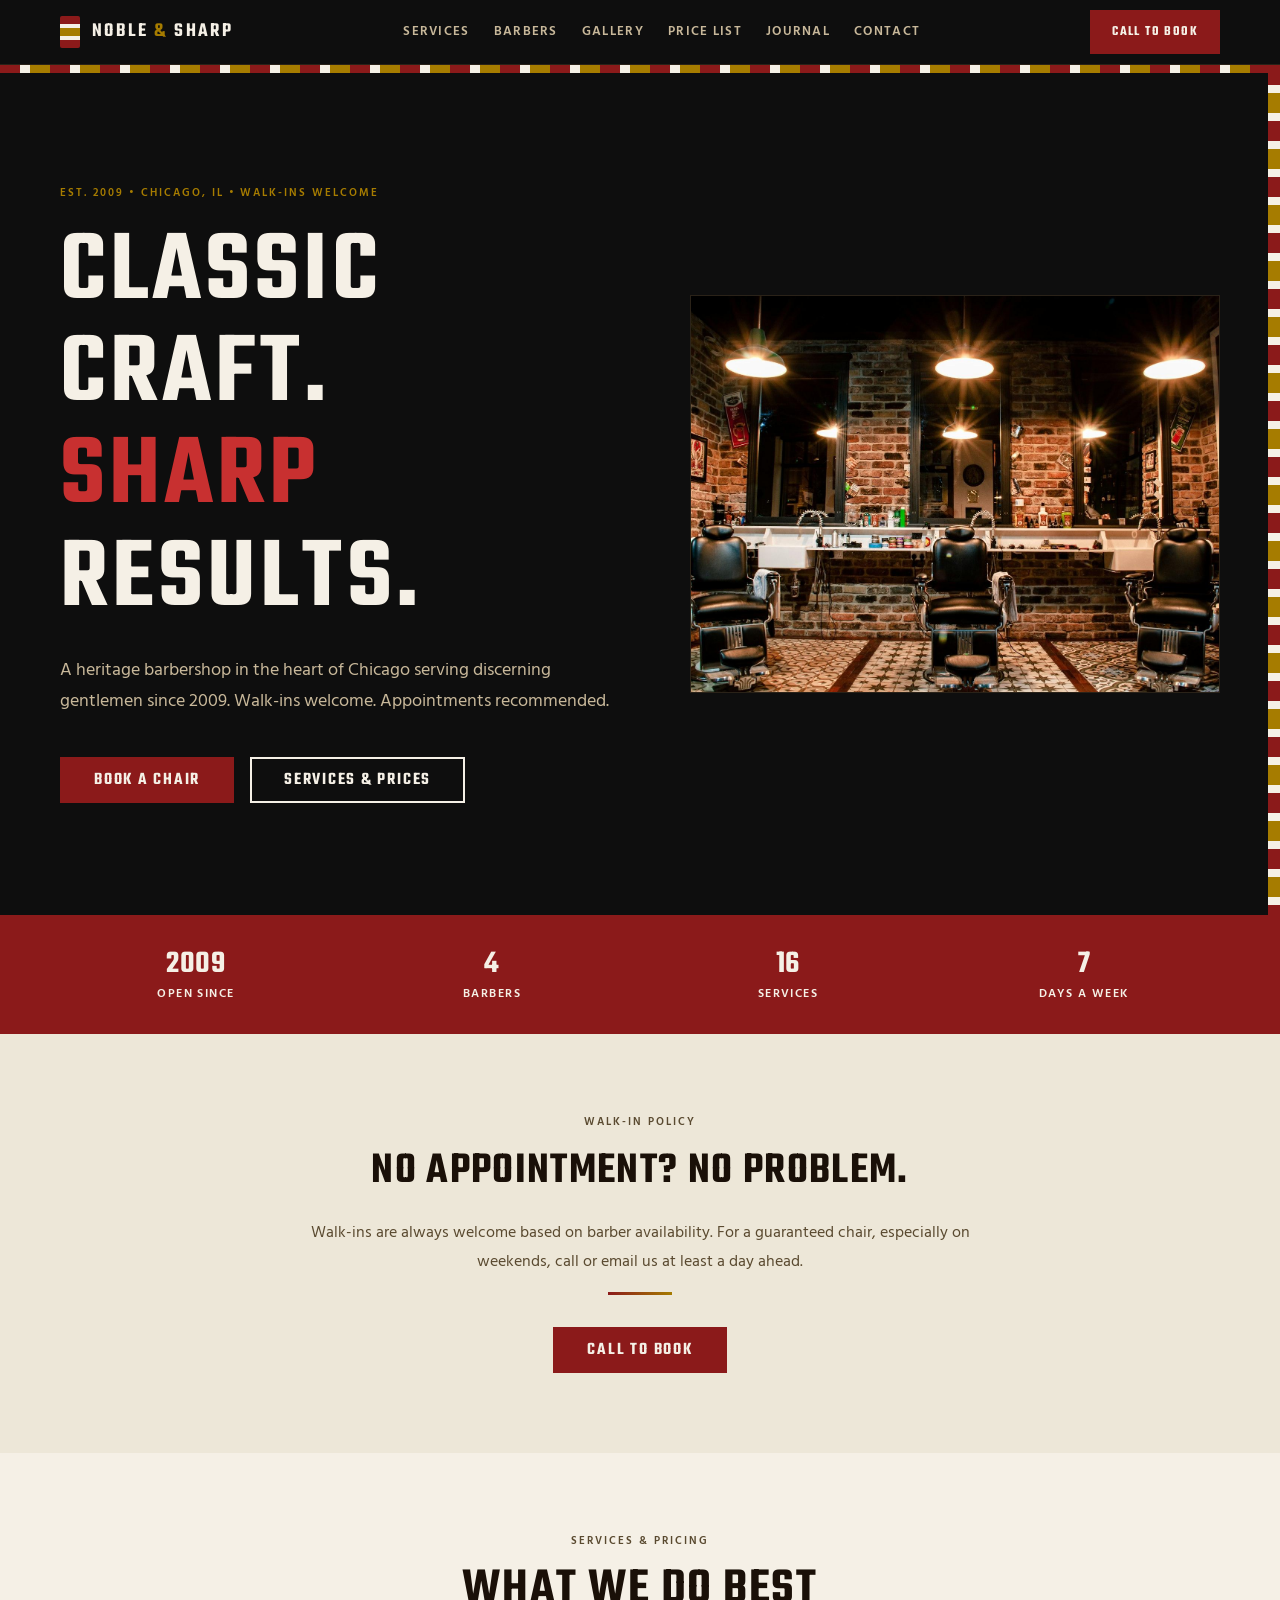
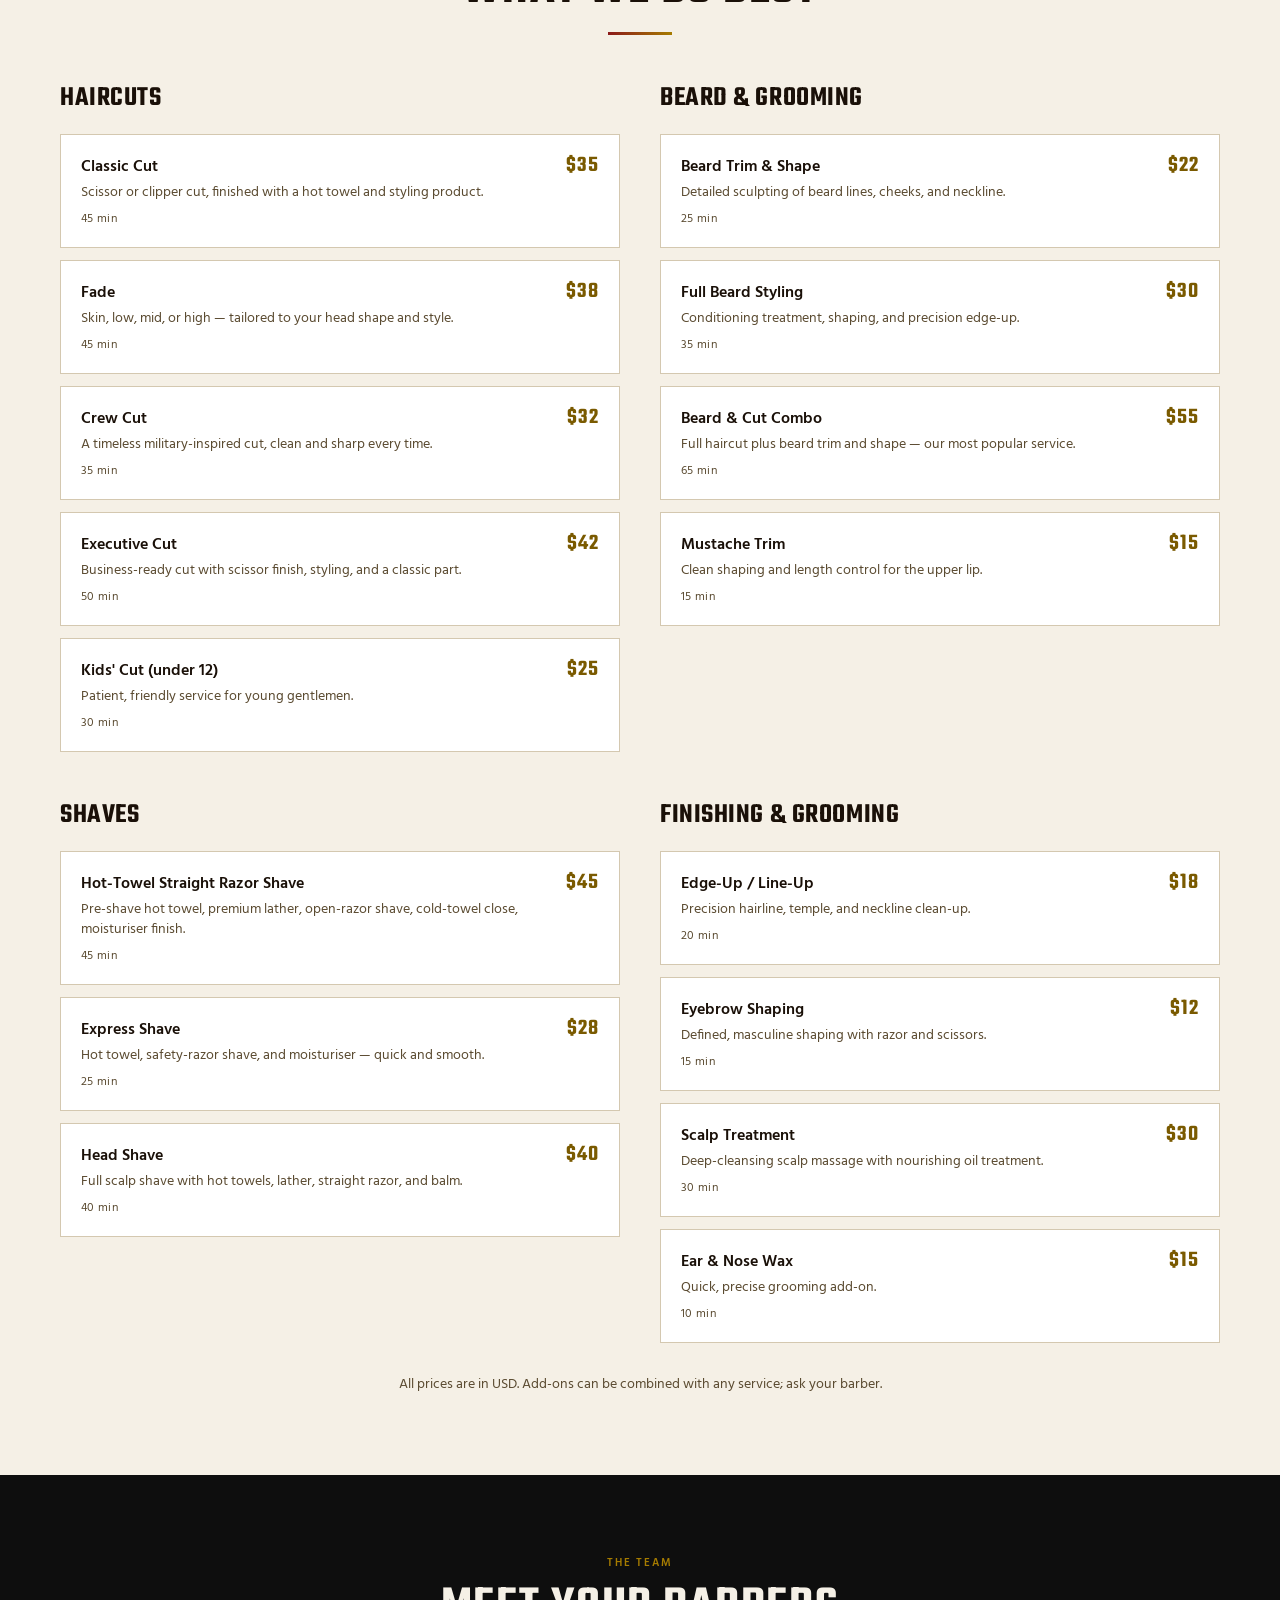
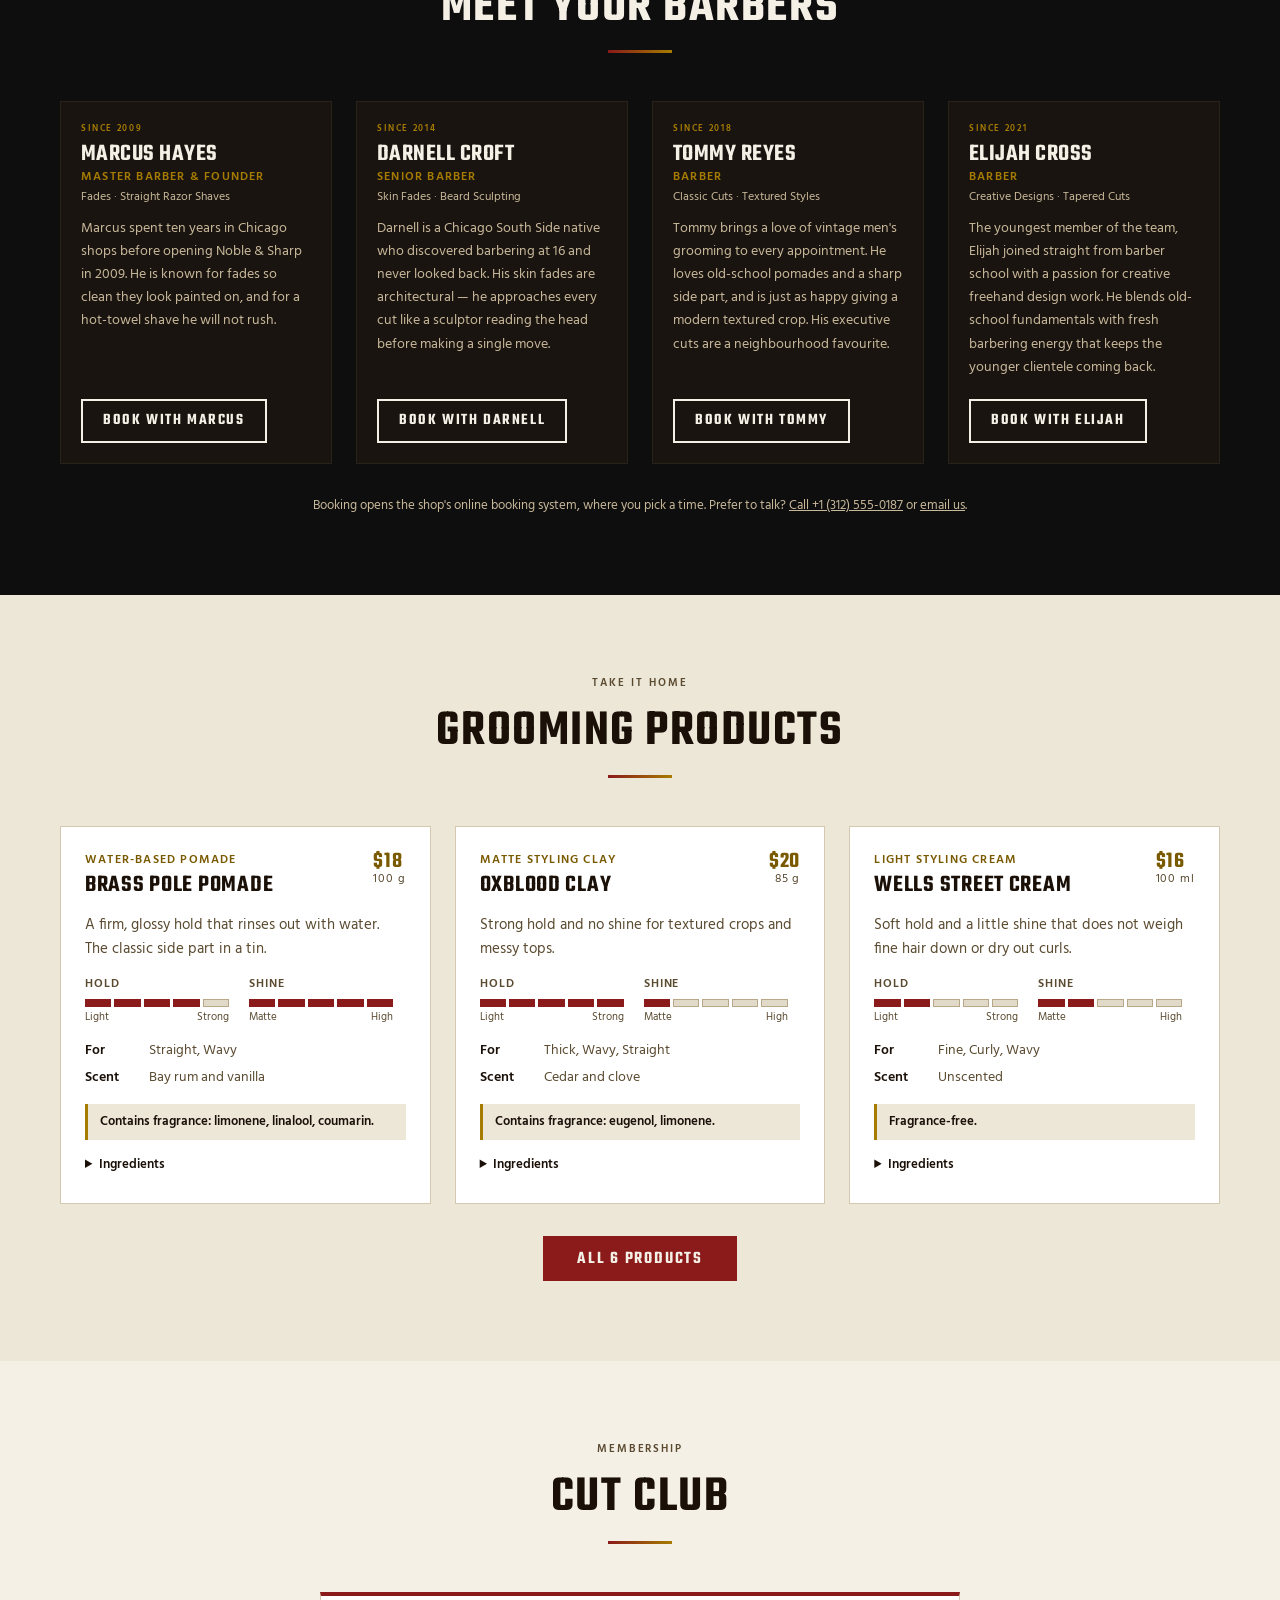
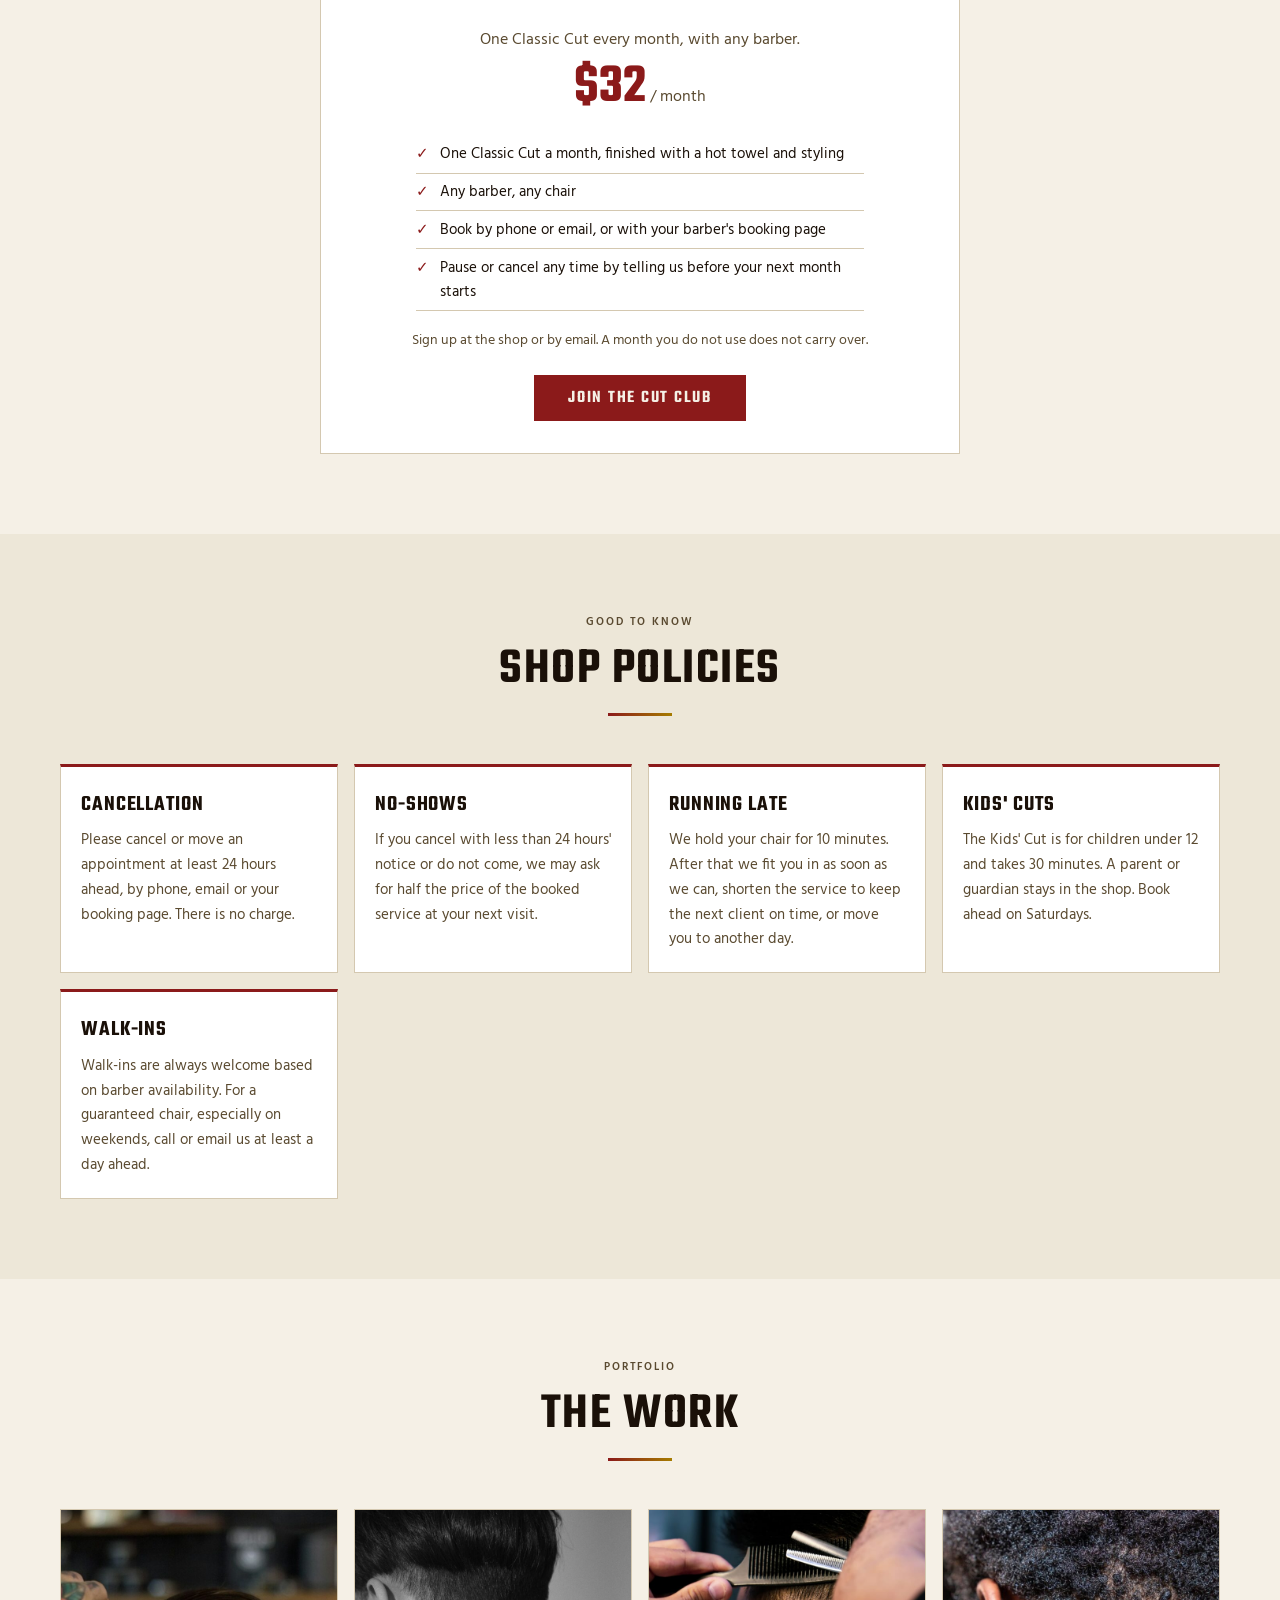
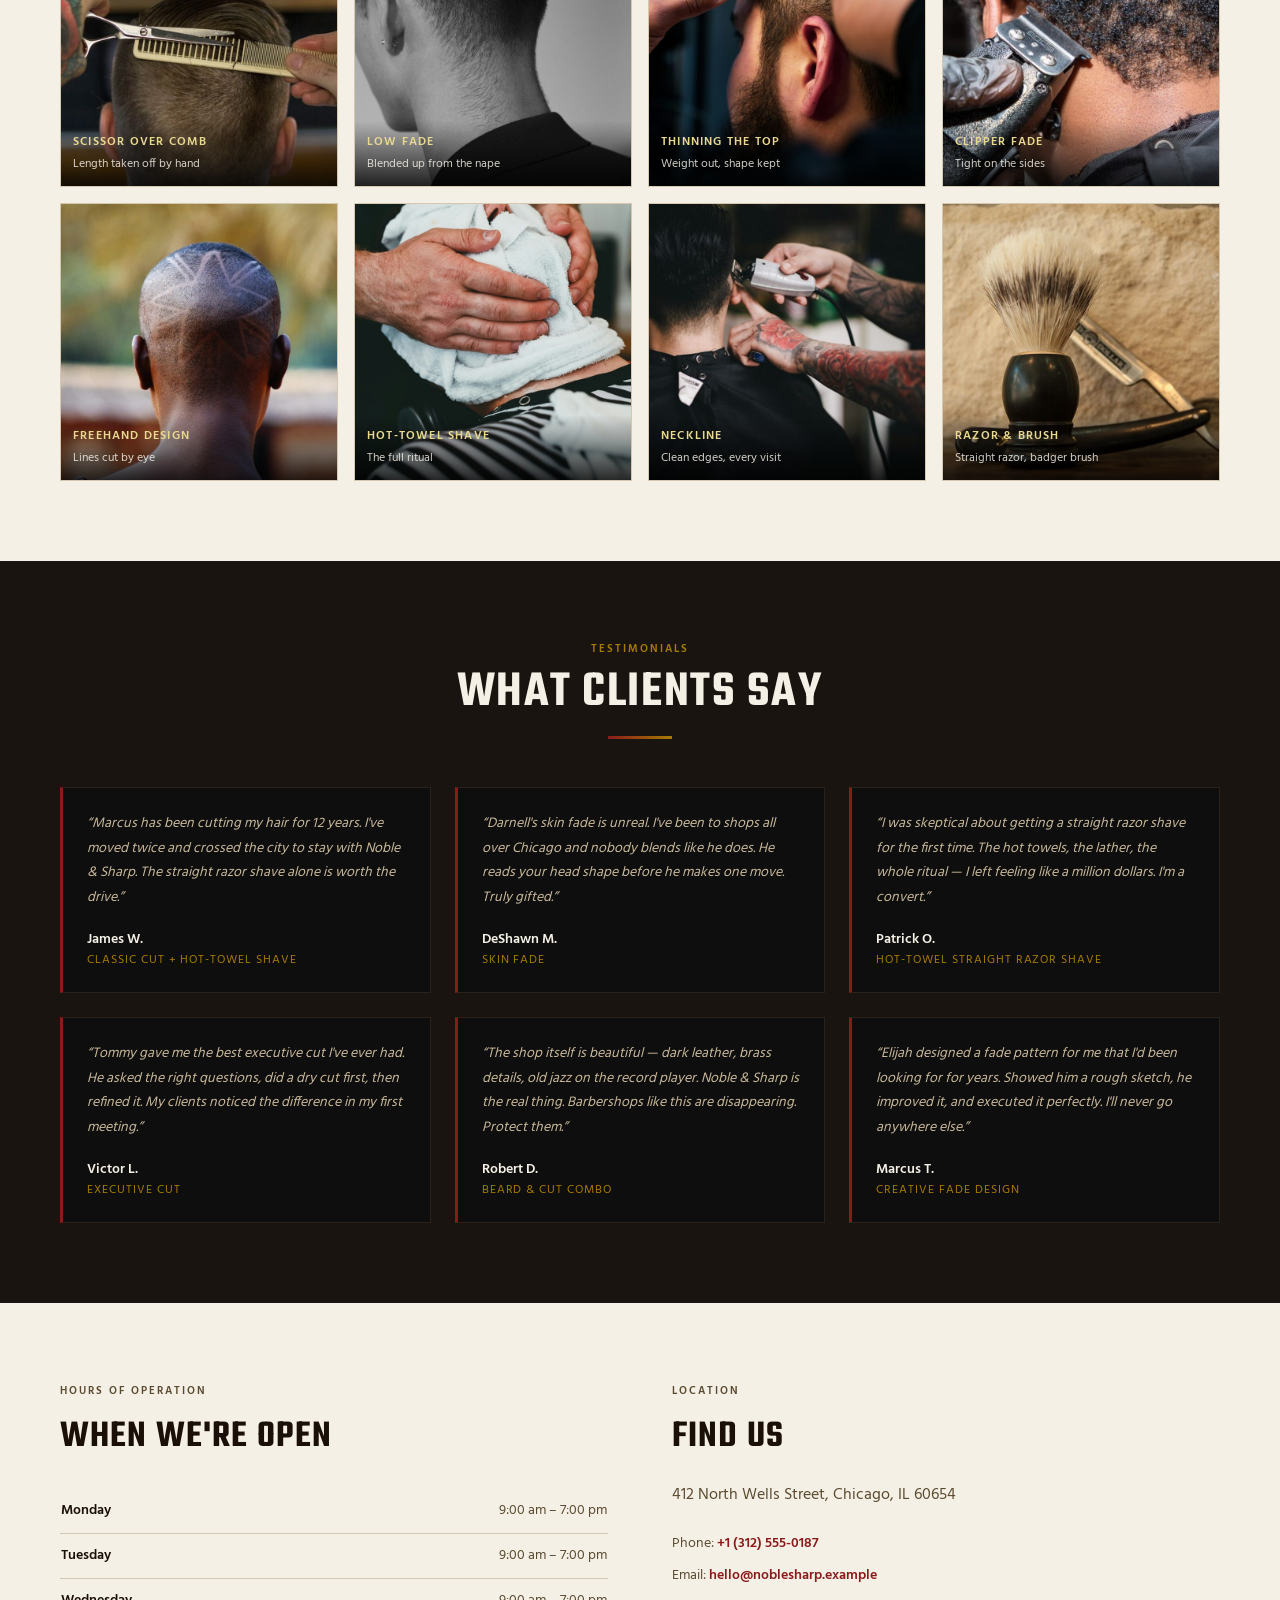
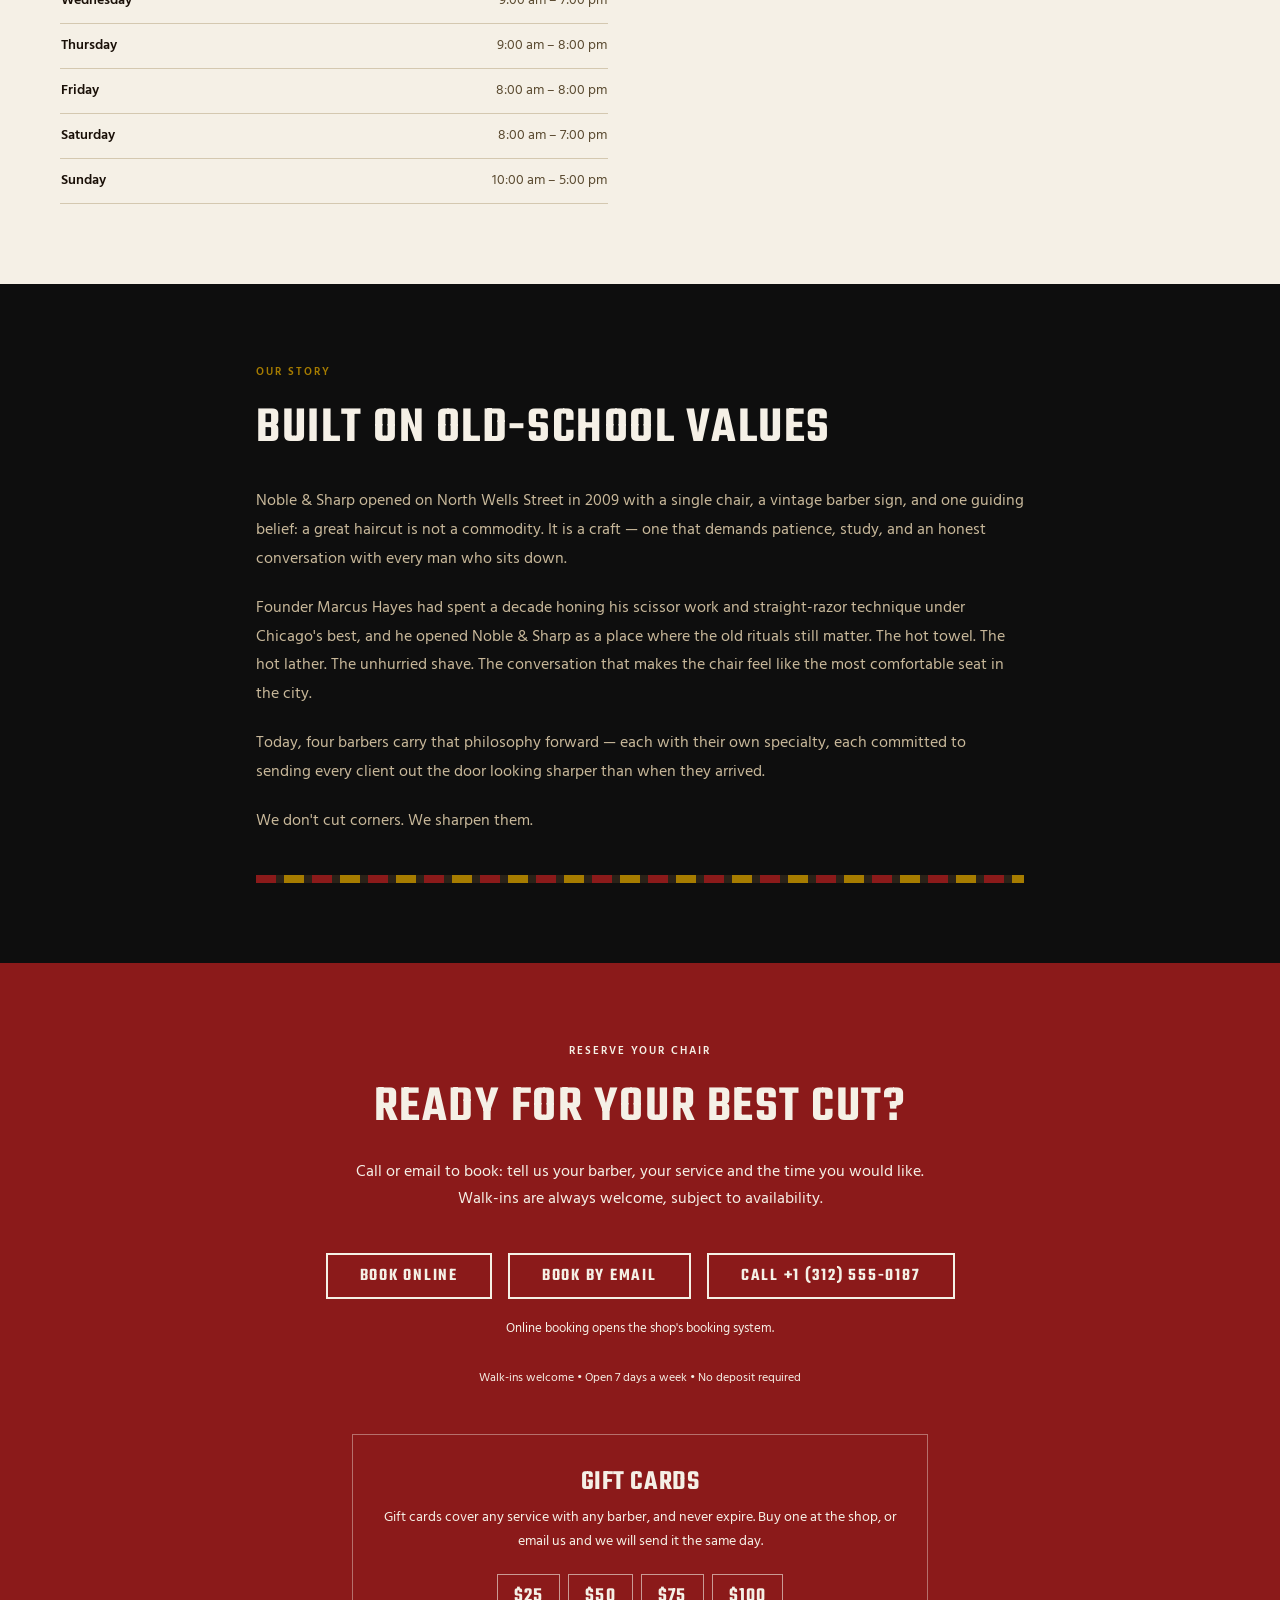
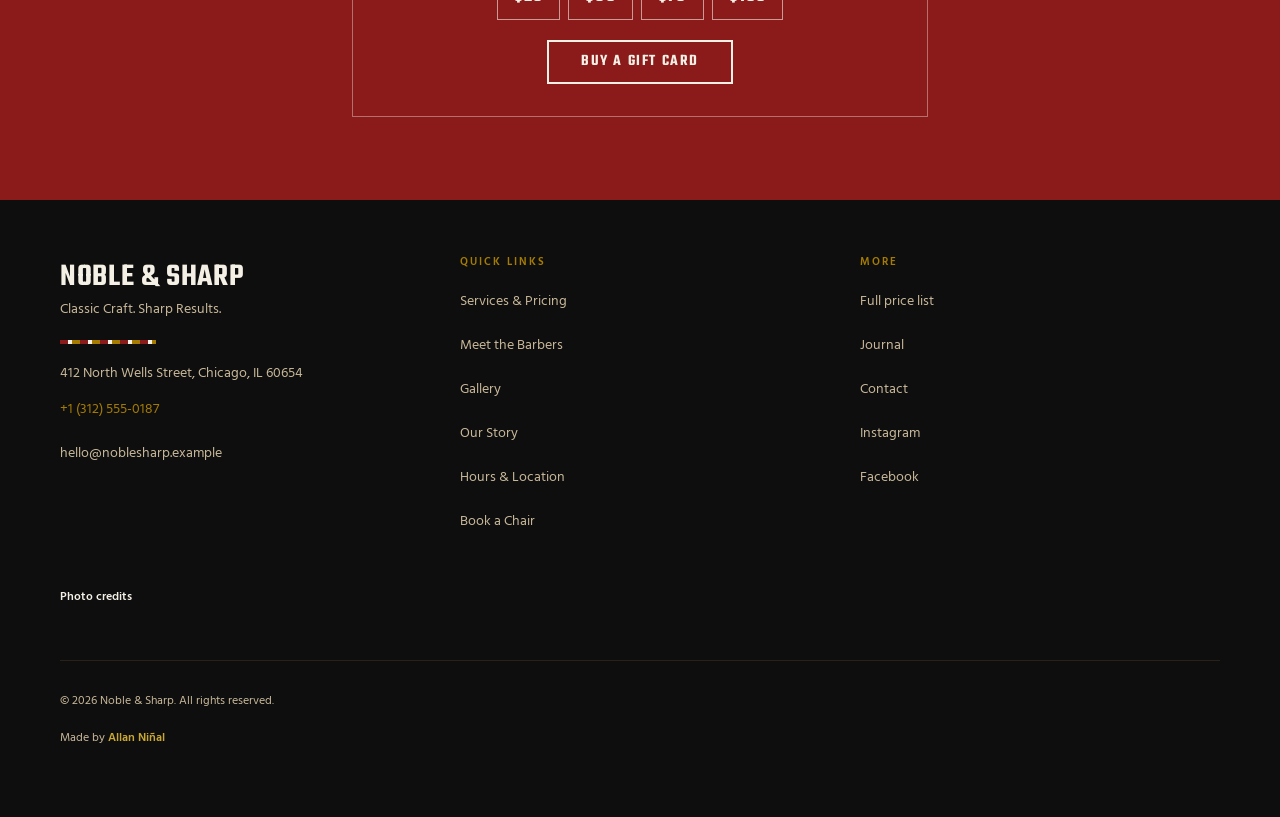
<file: index.html>
<!DOCTYPE html><html lang="en" class="scroll-smooth"> <head><meta charset="utf-8"><meta name="viewport" content="width=device-width, initial-scale=1, viewport-fit=cover"><meta name="theme-color" content="#0E0E0E"><title>Noble &amp; Sharp Barbershop — Chicago, IL</title><meta name="description" content="Noble &#38; Sharp is a heritage barbershop in Chicago offering precision haircuts, fades, beard grooming, and hot-towel shaves. Walk-ins welcome. Book by phone or email."><link rel="canonical" href="https://example.com/"><meta name="robots" content="index, follow"><meta name="author" content="Noble &#38; Sharp Barbershop — Chicago, IL"><!-- Open Graph --><meta property="og:title" content="Noble &#38; Sharp Barbershop — Chicago, IL"><meta property="og:description" content="Noble &#38; Sharp is a heritage barbershop in Chicago offering precision haircuts, fades, beard grooming, and hot-towel shaves. Walk-ins welcome. Book by phone or email."><meta property="og:url" content="https://example.com/"><meta property="og:type" content="website"><meta property="og:site_name" content="Noble &#38; Sharp"><meta property="og:locale" content="en_US"><meta property="og:image" content="https://example.com/og-image.png"><meta property="og:image:type" content="image/png"><meta property="og:image:width" content="1200"><meta property="og:image:height" content="630"><meta property="og:image:alt" content="Noble &#38; Sharp — Barbershop, Chicago"><!-- Twitter / X --><meta name="twitter:card" content="summary_large_image"><meta name="twitter:site" content="@example"><meta name="twitter:creator" content="@example"><meta name="twitter:title" content="Noble &#38; Sharp Barbershop — Chicago, IL"><meta name="twitter:description" content="Noble &#38; Sharp is a heritage barbershop in Chicago offering precision haircuts, fades, beard grooming, and hot-towel shaves. Walk-ins welcome. Book by phone or email."><meta name="twitter:image" content="https://example.com/og-image.png"><link rel="icon" href="./favicon.svg" type="image/svg+xml"><link rel="apple-touch-icon" href="./favicon.svg"><script type="application/ld+json">{"@context":"https://schema.org","@type":"HairSalon","@id":"https://example.com/","name":"Noble & Sharp","url":"https://example.com/","description":"Noble & Sharp is a heritage barbershop in Chicago offering precision haircuts, fades, beard grooming, and hot-towel shaves. Walk-ins welcome. Book by phone or email.","telephone":"+1 (312) 555-0187","email":"hello@noblesharp.example","address":{"@type":"PostalAddress","streetAddress":"412 North Wells Street","addressLocality":"Chicago","addressRegion":"IL","postalCode":"60654","addressCountry":"US"},"openingHoursSpecification":[{"@type":"OpeningHoursSpecification","dayOfWeek":["Monday","Tuesday","Wednesday"],"opens":"09:00","closes":"19:00"},{"@type":"OpeningHoursSpecification","dayOfWeek":["Thursday"],"opens":"09:00","closes":"20:00"},{"@type":"OpeningHoursSpecification","dayOfWeek":["Friday"],"opens":"08:00","closes":"20:00"},{"@type":"OpeningHoursSpecification","dayOfWeek":"Saturday","opens":"08:00","closes":"19:00"},{"@type":"OpeningHoursSpecification","dayOfWeek":"Sunday","opens":"10:00","closes":"17:00"}],"priceRange":"$–$$","currenciesAccepted":"USD","paymentAccepted":"Cash, Credit Card","image":"https://example.com/og-image.png","sameAs":["https://www.instagram.com/","https://www.facebook.com/"]}</script><script type="application/ld+json">{"@context":"https://schema.org","@type":"Service","name":"Barbershop Services","provider":{"@type":"HairSalon","name":"Noble & Sharp"},"hasOfferCatalog":{"@type":"OfferCatalog","name":"Barbershop Services","itemListElement":[{"@type":"Offer","itemOffered":{"@type":"Service","name":"Classic Haircut"},"priceSpecification":{"@type":"PriceSpecification","priceCurrency":"USD","price":35}},{"@type":"Offer","itemOffered":{"@type":"Service","name":"Fade"},"priceSpecification":{"@type":"PriceSpecification","priceCurrency":"USD","price":38}},{"@type":"Offer","itemOffered":{"@type":"Service","name":"Hot-Towel Straight Razor Shave"},"priceSpecification":{"@type":"PriceSpecification","priceCurrency":"USD","price":45}},{"@type":"Offer","itemOffered":{"@type":"Service","name":"Beard & Cut Combo"},"priceSpecification":{"@type":"PriceSpecification","priceCurrency":"USD","price":55}}]}}</script><link rel="stylesheet" href="./assets/index.DkOlHXBH.css">
<style>.policies[data-astro-cid-nocaygu7]{display:grid;grid-template-columns:repeat(auto-fit,minmax(15rem,1fr));gap:1rem;margin:0}.policies__item[data-astro-cid-nocaygu7]{padding:1.25rem;background:var(--color-surface);border:1px solid var(--color-border);border-top:3px solid var(--color-oxblood)}.policies[data-astro-cid-nocaygu7] dt[data-astro-cid-nocaygu7]{font-family:var(--font-display);font-size:1.375rem;letter-spacing:.04em;text-transform:uppercase;color:var(--color-text);margin:0 0 .4rem}.policies[data-astro-cid-nocaygu7] dd[data-astro-cid-nocaygu7]{margin:0;font-family:var(--font-body);font-size:.9375rem;line-height:1.65;color:var(--color-text-muted)}@media print{.policies[data-astro-cid-nocaygu7]{display:block}.policies__item[data-astro-cid-nocaygu7]{-moz-column-break-inside:avoid;break-inside:avoid;margin-bottom:.75rem}}
.meter__label[data-astro-cid-mvsf5zh2]{font-family:var(--font-body);font-size:.75rem;font-weight:600;text-transform:uppercase;letter-spacing:.08em;color:var(--color-text-muted);margin:0 0 .25rem}.meter__bars[data-astro-cid-mvsf5zh2]{display:grid;grid-template-columns:repeat(5,1fr);gap:3px;max-width:9rem}.meter__bar[data-astro-cid-mvsf5zh2]{height:.5rem;background:var(--color-bg-3);border:1px solid var(--color-border-strong)}.meter__bar[data-astro-cid-mvsf5zh2].is-on{background:var(--color-oxblood);border-color:var(--color-oxblood)}.meter__ends[data-astro-cid-mvsf5zh2]{display:flex;justify-content:space-between;width:9rem;font-family:var(--font-body);font-size:.6875rem;color:var(--color-text-muted);margin:.125rem 0 0}.product-card[data-astro-cid-tjdfhdqb]{display:flex;flex-direction:column;gap:.9rem;padding:1.5rem;background:var(--color-surface);border:1px solid var(--color-border);height:100%}.product-card__head[data-astro-cid-tjdfhdqb]{display:flex;justify-content:space-between;align-items:flex-start;gap:1rem}.product-card__kind[data-astro-cid-tjdfhdqb]{font-family:var(--font-body);font-size:.75rem;font-weight:600;text-transform:uppercase;letter-spacing:.1em;color:var(--color-brass-on-light);margin:0 0 .15rem}.product-card__name[data-astro-cid-tjdfhdqb]{font-size:1.5rem;margin:0}.product-card__size[data-astro-cid-tjdfhdqb]{display:block;font-family:var(--font-body);font-size:.75rem;font-weight:400;color:var(--color-text-muted);text-align:right}.product-card__desc[data-astro-cid-tjdfhdqb]{font-family:var(--font-body);font-size:.9375rem;line-height:1.6;color:var(--color-text-muted);margin:0}.product-card__meters[data-astro-cid-tjdfhdqb]{display:flex;flex-wrap:wrap;gap:1.25rem}.product-card__facts[data-astro-cid-tjdfhdqb]{margin:0;display:grid;gap:.25rem;font-family:var(--font-body);font-size:.875rem}.product-card__facts[data-astro-cid-tjdfhdqb] div[data-astro-cid-tjdfhdqb]{display:flex;gap:.5rem}.product-card__facts[data-astro-cid-tjdfhdqb] dt[data-astro-cid-tjdfhdqb]{font-weight:600;min-width:3.5rem;color:var(--color-text)}.product-card__facts[data-astro-cid-tjdfhdqb] dd[data-astro-cid-tjdfhdqb]{margin:0;color:var(--color-text-muted)}.product-card__safety[data-astro-cid-tjdfhdqb]{font-family:var(--font-body);font-size:.8125rem;font-weight:600;color:var(--color-text);margin:0;padding:.5rem .75rem;background:var(--color-bg-2);border-left:3px solid var(--color-brass)}.product-card__ing[data-astro-cid-tjdfhdqb]{margin-top:auto;font-family:var(--font-body);font-size:.8125rem;color:var(--color-text-muted)}.product-card__ing[data-astro-cid-tjdfhdqb] summary[data-astro-cid-tjdfhdqb]{cursor:pointer;font-weight:600;color:var(--color-text);min-height:24px}.product-card__ing[data-astro-cid-tjdfhdqb] p[data-astro-cid-tjdfhdqb]{margin:.4rem 0 0;line-height:1.55}
</style></head> <body class="min-h-screen flex flex-col antialiased" style="background-color: var(--color-bg); color: var(--color-text);"> <header class="site-header sticky top-0 z-50"> <div class="container-x flex items-center justify-between h-16 gap-4"> <!-- Wordmark --> <a href="./index.html" class="flex items-center gap-3" style="min-height: 44px;" aria-label="Noble &#38; Sharp — Home"> <span aria-hidden="true" class="pole-mark"></span> <span class="font-display text-xl tracking-widest uppercase" style="font-family: var(--font-display); color: var(--color-text-inv); letter-spacing: 0.12em; line-height:1;">
Noble <span style="color: var(--color-brass);">&amp;</span> Sharp
</span> </a> <nav aria-label="Main navigation" class="hidden lg:flex items-center gap-2"> <a href="./index.html#services" class="nav-link">Services</a><a href="./index.html#team" class="nav-link">Barbers</a><a href="./index.html#gallery" class="nav-link">Gallery</a><a href="./services/index.html" class="nav-link">Price List</a><a href="./journal/index.html" class="nav-link">Journal</a><a href="./contact/index.html" class="nav-link">Contact</a> </nav> <a href="tel:+13125550187" class="hidden lg:inline-flex btn-primary" style="font-size: 0.875rem; padding: 0.5rem 1.25rem; min-height: 44px;">
Call to Book
</a> <!-- Phone and tablet: menu (no JavaScript) --> <details class="mobile-menu lg:hidden"> <summary aria-label="Menu">Menu</summary> <nav aria-label="Mobile navigation"> <a href="./index.html#services">Services</a><a href="./index.html#team">Barbers</a><a href="./index.html#gallery">Gallery</a><a href="./services/index.html">Price List</a><a href="./journal/index.html">Journal</a><a href="./contact/index.html">Contact</a> <a href="tel:+13125550187" class="mobile-menu__cta">Call to Book</a> </nav> </details> </div> </header> <main class="flex-1">   <section id="hero" class="relative" style="background-color: var(--color-dark);" aria-label="Hero"> <!-- Barber pole stripe top --> <div aria-hidden="true" class="h-2 w-full" style="background: repeating-linear-gradient(90deg, var(--color-oxblood) 0, var(--color-oxblood) 20px, var(--color-bg) 20px, var(--color-bg) 30px, var(--color-brass) 30px, var(--color-brass) 50px);"></div> <div class="container-x py-20 lg:py-28 hero-grid"> <div class="max-w-3xl"> <p class="eyebrow-inv mb-5">
Est. 2009 &bull; Chicago, IL &bull; Walk-Ins Welcome
</p> <h1 id="hero-heading" class="headline-xl mb-6" style="color: var(--color-text-inv);">
Classic Craft.<br> <span style="color: var(--color-oxblood-hero);">Sharp</span> Results.
</h1> <p class="text-lg mb-10 max-w-xl" style="color: var(--color-text-inv-muted); font-family: var(--font-body); line-height: 1.7;"> A heritage barbershop in the heart of Chicago serving discerning gentlemen since 2009. Walk-ins welcome. Appointments recommended. </p> <div class="flex flex-wrap gap-4"> <a href="#booking" class="btn-primary">
Book a Chair
</a> <a href="#services" class="btn-outline">
Services &amp; Prices
</a> </div> </div> <img src="./images/hero.jpg" alt="Three black leather barber chairs in front of mirrors and a brick wall" width="1600" height="1063" fetchpriority="high" decoding="async" class="hero-img"> </div> <!-- Decorative side barber pole --> <div aria-hidden="true" class="absolute right-0 top-0 bottom-0 hidden lg:block" style="width: 12px;"> <div class="h-full w-full" style="background: repeating-linear-gradient(
          180deg,
          var(--color-oxblood) 0,
          var(--color-oxblood) 20px,
          var(--color-bg) 20px,
          var(--color-bg) 28px,
          var(--color-brass) 28px,
          var(--color-brass) 48px,
          var(--color-bg) 48px,
          var(--color-bg) 56px
        );"></div> </div> </section>  <section id="stats" aria-label="At a glance" style="background-color: var(--color-oxblood);"> <div class="container-x py-8"> <ul class="grid grid-cols-2 sm:grid-cols-4 gap-6 text-center list-none"> <li> <p class="headline-md mb-1" style="color: var(--color-text-inv); font-size: 2rem;">2009</p> <p class="text-xs tracking-widest uppercase" style="color: var(--color-text-inv); font-family: var(--font-body); font-weight: 600; letter-spacing: 0.12em;">Open Since</p> </li><li> <p class="headline-md mb-1" style="color: var(--color-text-inv); font-size: 2rem;">4</p> <p class="text-xs tracking-widest uppercase" style="color: var(--color-text-inv); font-family: var(--font-body); font-weight: 600; letter-spacing: 0.12em;">Barbers</p> </li><li> <p class="headline-md mb-1" style="color: var(--color-text-inv); font-size: 2rem;">16</p> <p class="text-xs tracking-widest uppercase" style="color: var(--color-text-inv); font-family: var(--font-body); font-weight: 600; letter-spacing: 0.12em;">Services</p> </li><li> <p class="headline-md mb-1" style="color: var(--color-text-inv); font-size: 2rem;">7</p> <p class="text-xs tracking-widest uppercase" style="color: var(--color-text-inv); font-family: var(--font-body); font-weight: 600; letter-spacing: 0.12em;">Days a Week</p> </li> </ul> </div> </section>  <section id="walk-in" class="section" style="background-color: var(--color-bg-2);" aria-label="Walk-in policy"> <div class="container-x"> <div class="max-w-2xl mx-auto text-center"> <p class="eyebrow mb-4">Walk-In Policy</p> <h2 class="headline-lg mb-6" style="font-size: clamp(1.8rem, 3.5vw, 3rem);">No Appointment? No Problem.</h2> <p class="text-base" style="color: var(--color-text-muted); font-family: var(--font-body); line-height: 1.8;"> Walk-ins are always welcome based on barber availability. For a guaranteed chair, especially on weekends, call or email us at least a day ahead. </p> <div class="divider mt-4"></div> <a href="tel:+13125550187" class="btn-primary mt-8 inline-flex">
Call to Book
</a> </div> </div> </section>  <section id="services" class="section" aria-label="Services and pricing"> <div class="container-x"> <header class="section-header"> <p class="eyebrow">Services &amp; Pricing</p> <h2 class="headline-lg mt-2">What We Do Best</h2> <div class="divider"></div> </header> <div class="grid grid-cols-1 lg:grid-cols-2 gap-x-10 gap-y-12"> <div> <h3 class="headline-md mb-5" style="font-size: 1.75rem;">Haircuts</h3> <ul class="grid gap-3 list-none p-0 m-0"> <li class="flex items-start justify-between gap-4 p-5" style="border: 1px solid var(--color-border); background-color: var(--color-surface);"> <div class="flex-1 min-w-0"> <p class="font-semibold text-base mb-1" style="font-family: var(--font-body); color: var(--color-text);">Classic Cut</p> <p class="text-sm" style="color: var(--color-text-muted); font-family: var(--font-body);">Scissor or clipper cut, finished with a hot towel and styling product.</p> <p class="text-xs mt-2 tracking-wide" style="color: var(--color-text-faint); font-family: var(--font-body);">45 min</p> </div> <p class="price-tag flex-shrink-0">$35</p> </li><li class="flex items-start justify-between gap-4 p-5" style="border: 1px solid var(--color-border); background-color: var(--color-surface);"> <div class="flex-1 min-w-0"> <p class="font-semibold text-base mb-1" style="font-family: var(--font-body); color: var(--color-text);">Fade</p> <p class="text-sm" style="color: var(--color-text-muted); font-family: var(--font-body);">Skin, low, mid, or high — tailored to your head shape and style.</p> <p class="text-xs mt-2 tracking-wide" style="color: var(--color-text-faint); font-family: var(--font-body);">45 min</p> </div> <p class="price-tag flex-shrink-0">$38</p> </li><li class="flex items-start justify-between gap-4 p-5" style="border: 1px solid var(--color-border); background-color: var(--color-surface);"> <div class="flex-1 min-w-0"> <p class="font-semibold text-base mb-1" style="font-family: var(--font-body); color: var(--color-text);">Crew Cut</p> <p class="text-sm" style="color: var(--color-text-muted); font-family: var(--font-body);">A timeless military-inspired cut, clean and sharp every time.</p> <p class="text-xs mt-2 tracking-wide" style="color: var(--color-text-faint); font-family: var(--font-body);">35 min</p> </div> <p class="price-tag flex-shrink-0">$32</p> </li><li class="flex items-start justify-between gap-4 p-5" style="border: 1px solid var(--color-border); background-color: var(--color-surface);"> <div class="flex-1 min-w-0"> <p class="font-semibold text-base mb-1" style="font-family: var(--font-body); color: var(--color-text);">Executive Cut</p> <p class="text-sm" style="color: var(--color-text-muted); font-family: var(--font-body);">Business-ready cut with scissor finish, styling, and a classic part.</p> <p class="text-xs mt-2 tracking-wide" style="color: var(--color-text-faint); font-family: var(--font-body);">50 min</p> </div> <p class="price-tag flex-shrink-0">$42</p> </li><li class="flex items-start justify-between gap-4 p-5" style="border: 1px solid var(--color-border); background-color: var(--color-surface);"> <div class="flex-1 min-w-0"> <p class="font-semibold text-base mb-1" style="font-family: var(--font-body); color: var(--color-text);">Kids&#39; Cut (under 12)</p> <p class="text-sm" style="color: var(--color-text-muted); font-family: var(--font-body);">Patient, friendly service for young gentlemen.</p> <p class="text-xs mt-2 tracking-wide" style="color: var(--color-text-faint); font-family: var(--font-body);">30 min</p> </div> <p class="price-tag flex-shrink-0">$25</p> </li> </ul> </div><div> <h3 class="headline-md mb-5" style="font-size: 1.75rem;">Beard &amp; Grooming</h3> <ul class="grid gap-3 list-none p-0 m-0"> <li class="flex items-start justify-between gap-4 p-5" style="border: 1px solid var(--color-border); background-color: var(--color-surface);"> <div class="flex-1 min-w-0"> <p class="font-semibold text-base mb-1" style="font-family: var(--font-body); color: var(--color-text);">Beard Trim &amp; Shape</p> <p class="text-sm" style="color: var(--color-text-muted); font-family: var(--font-body);">Detailed sculpting of beard lines, cheeks, and neckline.</p> <p class="text-xs mt-2 tracking-wide" style="color: var(--color-text-faint); font-family: var(--font-body);">25 min</p> </div> <p class="price-tag flex-shrink-0">$22</p> </li><li class="flex items-start justify-between gap-4 p-5" style="border: 1px solid var(--color-border); background-color: var(--color-surface);"> <div class="flex-1 min-w-0"> <p class="font-semibold text-base mb-1" style="font-family: var(--font-body); color: var(--color-text);">Full Beard Styling</p> <p class="text-sm" style="color: var(--color-text-muted); font-family: var(--font-body);">Conditioning treatment, shaping, and precision edge-up.</p> <p class="text-xs mt-2 tracking-wide" style="color: var(--color-text-faint); font-family: var(--font-body);">35 min</p> </div> <p class="price-tag flex-shrink-0">$30</p> </li><li class="flex items-start justify-between gap-4 p-5" style="border: 1px solid var(--color-border); background-color: var(--color-surface);"> <div class="flex-1 min-w-0"> <p class="font-semibold text-base mb-1" style="font-family: var(--font-body); color: var(--color-text);">Beard &amp; Cut Combo</p> <p class="text-sm" style="color: var(--color-text-muted); font-family: var(--font-body);">Full haircut plus beard trim and shape — our most popular service.</p> <p class="text-xs mt-2 tracking-wide" style="color: var(--color-text-faint); font-family: var(--font-body);">65 min</p> </div> <p class="price-tag flex-shrink-0">$55</p> </li><li class="flex items-start justify-between gap-4 p-5" style="border: 1px solid var(--color-border); background-color: var(--color-surface);"> <div class="flex-1 min-w-0"> <p class="font-semibold text-base mb-1" style="font-family: var(--font-body); color: var(--color-text);">Mustache Trim</p> <p class="text-sm" style="color: var(--color-text-muted); font-family: var(--font-body);">Clean shaping and length control for the upper lip.</p> <p class="text-xs mt-2 tracking-wide" style="color: var(--color-text-faint); font-family: var(--font-body);">15 min</p> </div> <p class="price-tag flex-shrink-0">$15</p> </li> </ul> </div><div> <h3 class="headline-md mb-5" style="font-size: 1.75rem;">Shaves</h3> <ul class="grid gap-3 list-none p-0 m-0"> <li class="flex items-start justify-between gap-4 p-5" style="border: 1px solid var(--color-border); background-color: var(--color-surface);"> <div class="flex-1 min-w-0"> <p class="font-semibold text-base mb-1" style="font-family: var(--font-body); color: var(--color-text);">Hot-Towel Straight Razor Shave</p> <p class="text-sm" style="color: var(--color-text-muted); font-family: var(--font-body);">Pre-shave hot towel, premium lather, open-razor shave, cold-towel close, moisturiser finish.</p> <p class="text-xs mt-2 tracking-wide" style="color: var(--color-text-faint); font-family: var(--font-body);">45 min</p> </div> <p class="price-tag flex-shrink-0">$45</p> </li><li class="flex items-start justify-between gap-4 p-5" style="border: 1px solid var(--color-border); background-color: var(--color-surface);"> <div class="flex-1 min-w-0"> <p class="font-semibold text-base mb-1" style="font-family: var(--font-body); color: var(--color-text);">Express Shave</p> <p class="text-sm" style="color: var(--color-text-muted); font-family: var(--font-body);">Hot towel, safety-razor shave, and moisturiser — quick and smooth.</p> <p class="text-xs mt-2 tracking-wide" style="color: var(--color-text-faint); font-family: var(--font-body);">25 min</p> </div> <p class="price-tag flex-shrink-0">$28</p> </li><li class="flex items-start justify-between gap-4 p-5" style="border: 1px solid var(--color-border); background-color: var(--color-surface);"> <div class="flex-1 min-w-0"> <p class="font-semibold text-base mb-1" style="font-family: var(--font-body); color: var(--color-text);">Head Shave</p> <p class="text-sm" style="color: var(--color-text-muted); font-family: var(--font-body);">Full scalp shave with hot towels, lather, straight razor, and balm.</p> <p class="text-xs mt-2 tracking-wide" style="color: var(--color-text-faint); font-family: var(--font-body);">40 min</p> </div> <p class="price-tag flex-shrink-0">$40</p> </li> </ul> </div><div> <h3 class="headline-md mb-5" style="font-size: 1.75rem;">Finishing &amp; Grooming</h3> <ul class="grid gap-3 list-none p-0 m-0"> <li class="flex items-start justify-between gap-4 p-5" style="border: 1px solid var(--color-border); background-color: var(--color-surface);"> <div class="flex-1 min-w-0"> <p class="font-semibold text-base mb-1" style="font-family: var(--font-body); color: var(--color-text);">Edge-Up / Line-Up</p> <p class="text-sm" style="color: var(--color-text-muted); font-family: var(--font-body);">Precision hairline, temple, and neckline clean-up.</p> <p class="text-xs mt-2 tracking-wide" style="color: var(--color-text-faint); font-family: var(--font-body);">20 min</p> </div> <p class="price-tag flex-shrink-0">$18</p> </li><li class="flex items-start justify-between gap-4 p-5" style="border: 1px solid var(--color-border); background-color: var(--color-surface);"> <div class="flex-1 min-w-0"> <p class="font-semibold text-base mb-1" style="font-family: var(--font-body); color: var(--color-text);">Eyebrow Shaping</p> <p class="text-sm" style="color: var(--color-text-muted); font-family: var(--font-body);">Defined, masculine shaping with razor and scissors.</p> <p class="text-xs mt-2 tracking-wide" style="color: var(--color-text-faint); font-family: var(--font-body);">15 min</p> </div> <p class="price-tag flex-shrink-0">$12</p> </li><li class="flex items-start justify-between gap-4 p-5" style="border: 1px solid var(--color-border); background-color: var(--color-surface);"> <div class="flex-1 min-w-0"> <p class="font-semibold text-base mb-1" style="font-family: var(--font-body); color: var(--color-text);">Scalp Treatment</p> <p class="text-sm" style="color: var(--color-text-muted); font-family: var(--font-body);">Deep-cleansing scalp massage with nourishing oil treatment.</p> <p class="text-xs mt-2 tracking-wide" style="color: var(--color-text-faint); font-family: var(--font-body);">30 min</p> </div> <p class="price-tag flex-shrink-0">$30</p> </li><li class="flex items-start justify-between gap-4 p-5" style="border: 1px solid var(--color-border); background-color: var(--color-surface);"> <div class="flex-1 min-w-0"> <p class="font-semibold text-base mb-1" style="font-family: var(--font-body); color: var(--color-text);">Ear &amp; Nose Wax</p> <p class="text-sm" style="color: var(--color-text-muted); font-family: var(--font-body);">Quick, precise grooming add-on.</p> <p class="text-xs mt-2 tracking-wide" style="color: var(--color-text-faint); font-family: var(--font-body);">10 min</p> </div> <p class="price-tag flex-shrink-0">$15</p> </li> </ul> </div> </div> <p class="text-sm text-center mt-8" style="color: var(--color-text-faint); font-family: var(--font-body);">
All prices are in USD. Add-ons can be combined with any service; ask your barber.
</p> </div> </section>  <section id="team" class="section" style="background-color: var(--color-dark);" aria-label="Meet the barbers"> <div class="container-x"> <header class="section-header"> <p class="eyebrow-inv">The Team</p> <h2 class="headline-lg mt-2" style="color: var(--color-text-inv);">Meet Your Barbers</h2> <div class="divider"></div> </header> <div class="grid grid-cols-1 sm:grid-cols-2 lg:grid-cols-4 gap-6"> <article class="flex flex-col" style="background-color: var(--color-dark-2); border: 1px solid var(--color-dark-3);"> <div class="p-5 flex-1 flex flex-col"> <p class="eyebrow-inv mb-1" style="font-size: 0.5625rem;">Since 2009</p> <h3 class="headline-md mb-0.5" style="color: var(--color-text-inv); font-size: 1.5rem;">Marcus Hayes</h3> <p class="text-xs mb-1 tracking-wider" style="color: var(--color-brass); font-family: var(--font-body); font-weight: 600; text-transform: uppercase; letter-spacing: 0.1em;">Master Barber &amp; Founder</p> <p class="text-xs mb-3" style="color: var(--color-text-inv-muted); font-family: var(--font-body);">Fades · Straight Razor Shaves</p> <p class="text-sm flex-1" style="color: var(--color-text-inv-muted); font-family: var(--font-body); line-height: 1.65;">Marcus spent ten years in Chicago shops before opening Noble &amp; Sharp in 2009. He is known for fades so clean they look painted on, and for a hot-towel shave he will not rush.</p> <a href="https://example.com/book/noble-sharp/marcus-hayes" class="btn-outline book-with mt-5 self-start">Book with Marcus</a> </div> </article><article class="flex flex-col" style="background-color: var(--color-dark-2); border: 1px solid var(--color-dark-3);"> <div class="p-5 flex-1 flex flex-col"> <p class="eyebrow-inv mb-1" style="font-size: 0.5625rem;">Since 2014</p> <h3 class="headline-md mb-0.5" style="color: var(--color-text-inv); font-size: 1.5rem;">Darnell Croft</h3> <p class="text-xs mb-1 tracking-wider" style="color: var(--color-brass); font-family: var(--font-body); font-weight: 600; text-transform: uppercase; letter-spacing: 0.1em;">Senior Barber</p> <p class="text-xs mb-3" style="color: var(--color-text-inv-muted); font-family: var(--font-body);">Skin Fades · Beard Sculpting</p> <p class="text-sm flex-1" style="color: var(--color-text-inv-muted); font-family: var(--font-body); line-height: 1.65;">Darnell is a Chicago South Side native who discovered barbering at 16 and never looked back. His skin fades are architectural — he approaches every cut like a sculptor reading the head before making a single move.</p> <a href="https://example.com/book/noble-sharp/darnell-croft" class="btn-outline book-with mt-5 self-start">Book with Darnell</a> </div> </article><article class="flex flex-col" style="background-color: var(--color-dark-2); border: 1px solid var(--color-dark-3);"> <div class="p-5 flex-1 flex flex-col"> <p class="eyebrow-inv mb-1" style="font-size: 0.5625rem;">Since 2018</p> <h3 class="headline-md mb-0.5" style="color: var(--color-text-inv); font-size: 1.5rem;">Tommy Reyes</h3> <p class="text-xs mb-1 tracking-wider" style="color: var(--color-brass); font-family: var(--font-body); font-weight: 600; text-transform: uppercase; letter-spacing: 0.1em;">Barber</p> <p class="text-xs mb-3" style="color: var(--color-text-inv-muted); font-family: var(--font-body);">Classic Cuts · Textured Styles</p> <p class="text-sm flex-1" style="color: var(--color-text-inv-muted); font-family: var(--font-body); line-height: 1.65;">Tommy brings a love of vintage men&#39;s grooming to every appointment. He loves old-school pomades and a sharp side part, and is just as happy giving a modern textured crop. His executive cuts are a neighbourhood favourite.</p> <a href="https://example.com/book/noble-sharp/tommy-reyes" class="btn-outline book-with mt-5 self-start">Book with Tommy</a> </div> </article><article class="flex flex-col" style="background-color: var(--color-dark-2); border: 1px solid var(--color-dark-3);"> <div class="p-5 flex-1 flex flex-col"> <p class="eyebrow-inv mb-1" style="font-size: 0.5625rem;">Since 2021</p> <h3 class="headline-md mb-0.5" style="color: var(--color-text-inv); font-size: 1.5rem;">Elijah Cross</h3> <p class="text-xs mb-1 tracking-wider" style="color: var(--color-brass); font-family: var(--font-body); font-weight: 600; text-transform: uppercase; letter-spacing: 0.1em;">Barber</p> <p class="text-xs mb-3" style="color: var(--color-text-inv-muted); font-family: var(--font-body);">Creative Designs · Tapered Cuts</p> <p class="text-sm flex-1" style="color: var(--color-text-inv-muted); font-family: var(--font-body); line-height: 1.65;">The youngest member of the team, Elijah joined straight from barber school with a passion for creative freehand design work. He blends old-school fundamentals with fresh barbering energy that keeps the younger clientele coming back.</p> <a href="https://example.com/book/noble-sharp" class="btn-outline book-with mt-5 self-start">Book with Elijah</a> </div> </article> </div> <p class="book-note text-center mt-8" style="color: var(--color-text-inv-muted);">
Booking opens the shop's online booking system, where you pick a time. Prefer to talk? <a href="tel:+13125550187" class="underline">Call +1 (312) 555-0187</a> or <a href="mailto:hello@noblesharp.example?subject=Booking%20request" class="underline">email us</a>.
</p> </div> </section>  <section id="products" class="section" style="background-color: var(--color-bg-2);" aria-label="Grooming products"> <div class="container-x"> <header class="section-header"> <p class="eyebrow">Take It Home</p> <h2 class="headline-lg mt-2">Grooming Products</h2> <div class="divider"></div> </header> <ul class="product-grid"> <li><article class="product-card" data-astro-cid-tjdfhdqb> <div class="product-card__head" data-astro-cid-tjdfhdqb> <div data-astro-cid-tjdfhdqb> <p class="product-card__kind" data-astro-cid-tjdfhdqb>Water-based pomade</p> <h3 class="product-card__name" data-astro-cid-tjdfhdqb>Brass Pole Pomade</h3> </div> <p class="price-tag" data-astro-cid-tjdfhdqb>$18<span class="product-card__size" data-astro-cid-tjdfhdqb>100 g</span></p> </div> <p class="product-card__desc" data-astro-cid-tjdfhdqb>A firm, glossy hold that rinses out with water. The classic side part in a tin.</p> <div class="product-card__meters" data-astro-cid-tjdfhdqb> <div class="meter" data-astro-cid-mvsf5zh2> <p class="meter__label" data-astro-cid-mvsf5zh2>Hold</p> <div class="meter__bars" role="img" aria-label="Hold: 4 of 5 (Light to Strong)" data-astro-cid-mvsf5zh2> <span class="meter__bar is-on" data-astro-cid-mvsf5zh2></span><span class="meter__bar is-on" data-astro-cid-mvsf5zh2></span><span class="meter__bar is-on" data-astro-cid-mvsf5zh2></span><span class="meter__bar is-on" data-astro-cid-mvsf5zh2></span><span class="meter__bar" data-astro-cid-mvsf5zh2></span> </div> <p class="meter__ends" aria-hidden="true" data-astro-cid-mvsf5zh2><span data-astro-cid-mvsf5zh2>Light</span><span data-astro-cid-mvsf5zh2>Strong</span></p> </div>  <div class="meter" data-astro-cid-mvsf5zh2> <p class="meter__label" data-astro-cid-mvsf5zh2>Shine</p> <div class="meter__bars" role="img" aria-label="Shine: 5 of 5 (Matte to High)" data-astro-cid-mvsf5zh2> <span class="meter__bar is-on" data-astro-cid-mvsf5zh2></span><span class="meter__bar is-on" data-astro-cid-mvsf5zh2></span><span class="meter__bar is-on" data-astro-cid-mvsf5zh2></span><span class="meter__bar is-on" data-astro-cid-mvsf5zh2></span><span class="meter__bar is-on" data-astro-cid-mvsf5zh2></span> </div> <p class="meter__ends" aria-hidden="true" data-astro-cid-mvsf5zh2><span data-astro-cid-mvsf5zh2>Matte</span><span data-astro-cid-mvsf5zh2>High</span></p> </div>  </div> <dl class="product-card__facts" data-astro-cid-tjdfhdqb> <div data-astro-cid-tjdfhdqb><dt data-astro-cid-tjdfhdqb>For</dt><dd data-astro-cid-tjdfhdqb>Straight, Wavy</dd></div> <div data-astro-cid-tjdfhdqb><dt data-astro-cid-tjdfhdqb>Scent</dt><dd data-astro-cid-tjdfhdqb>Bay rum and vanilla</dd></div> </dl> <p class="product-card__safety" data-astro-cid-tjdfhdqb>Contains fragrance: limonene, linalool, coumarin.</p> <details class="product-card__ing" data-astro-cid-tjdfhdqb> <summary data-astro-cid-tjdfhdqb>Ingredients</summary> <p data-astro-cid-tjdfhdqb>Aqua, VP/VA Copolymer, Glycerin, PEG-40 Hydrogenated Castor Oil, Panthenol, Phenoxyethanol, Parfum, Limonene, Linalool, Coumarin.</p> </details> </article> </li><li><article class="product-card" data-astro-cid-tjdfhdqb> <div class="product-card__head" data-astro-cid-tjdfhdqb> <div data-astro-cid-tjdfhdqb> <p class="product-card__kind" data-astro-cid-tjdfhdqb>Matte styling clay</p> <h3 class="product-card__name" data-astro-cid-tjdfhdqb>Oxblood Clay</h3> </div> <p class="price-tag" data-astro-cid-tjdfhdqb>$20<span class="product-card__size" data-astro-cid-tjdfhdqb>85 g</span></p> </div> <p class="product-card__desc" data-astro-cid-tjdfhdqb>Strong hold and no shine for textured crops and messy tops.</p> <div class="product-card__meters" data-astro-cid-tjdfhdqb> <div class="meter" data-astro-cid-mvsf5zh2> <p class="meter__label" data-astro-cid-mvsf5zh2>Hold</p> <div class="meter__bars" role="img" aria-label="Hold: 5 of 5 (Light to Strong)" data-astro-cid-mvsf5zh2> <span class="meter__bar is-on" data-astro-cid-mvsf5zh2></span><span class="meter__bar is-on" data-astro-cid-mvsf5zh2></span><span class="meter__bar is-on" data-astro-cid-mvsf5zh2></span><span class="meter__bar is-on" data-astro-cid-mvsf5zh2></span><span class="meter__bar is-on" data-astro-cid-mvsf5zh2></span> </div> <p class="meter__ends" aria-hidden="true" data-astro-cid-mvsf5zh2><span data-astro-cid-mvsf5zh2>Light</span><span data-astro-cid-mvsf5zh2>Strong</span></p> </div>  <div class="meter" data-astro-cid-mvsf5zh2> <p class="meter__label" data-astro-cid-mvsf5zh2>Shine</p> <div class="meter__bars" role="img" aria-label="Shine: 1 of 5 (Matte to High)" data-astro-cid-mvsf5zh2> <span class="meter__bar is-on" data-astro-cid-mvsf5zh2></span><span class="meter__bar" data-astro-cid-mvsf5zh2></span><span class="meter__bar" data-astro-cid-mvsf5zh2></span><span class="meter__bar" data-astro-cid-mvsf5zh2></span><span class="meter__bar" data-astro-cid-mvsf5zh2></span> </div> <p class="meter__ends" aria-hidden="true" data-astro-cid-mvsf5zh2><span data-astro-cid-mvsf5zh2>Matte</span><span data-astro-cid-mvsf5zh2>High</span></p> </div>  </div> <dl class="product-card__facts" data-astro-cid-tjdfhdqb> <div data-astro-cid-tjdfhdqb><dt data-astro-cid-tjdfhdqb>For</dt><dd data-astro-cid-tjdfhdqb>Thick, Wavy, Straight</dd></div> <div data-astro-cid-tjdfhdqb><dt data-astro-cid-tjdfhdqb>Scent</dt><dd data-astro-cid-tjdfhdqb>Cedar and clove</dd></div> </dl> <p class="product-card__safety" data-astro-cid-tjdfhdqb>Contains fragrance: eugenol, limonene.</p> <details class="product-card__ing" data-astro-cid-tjdfhdqb> <summary data-astro-cid-tjdfhdqb>Ingredients</summary> <p data-astro-cid-tjdfhdqb>Aqua, Kaolin, Beeswax, Glycerin, Stearic Acid, Phenoxyethanol, Parfum, Eugenol, Limonene.</p> </details> </article> </li><li><article class="product-card" data-astro-cid-tjdfhdqb> <div class="product-card__head" data-astro-cid-tjdfhdqb> <div data-astro-cid-tjdfhdqb> <p class="product-card__kind" data-astro-cid-tjdfhdqb>Light styling cream</p> <h3 class="product-card__name" data-astro-cid-tjdfhdqb>Wells Street Cream</h3> </div> <p class="price-tag" data-astro-cid-tjdfhdqb>$16<span class="product-card__size" data-astro-cid-tjdfhdqb>100 ml</span></p> </div> <p class="product-card__desc" data-astro-cid-tjdfhdqb>Soft hold and a little shine that does not weigh fine hair down or dry out curls.</p> <div class="product-card__meters" data-astro-cid-tjdfhdqb> <div class="meter" data-astro-cid-mvsf5zh2> <p class="meter__label" data-astro-cid-mvsf5zh2>Hold</p> <div class="meter__bars" role="img" aria-label="Hold: 2 of 5 (Light to Strong)" data-astro-cid-mvsf5zh2> <span class="meter__bar is-on" data-astro-cid-mvsf5zh2></span><span class="meter__bar is-on" data-astro-cid-mvsf5zh2></span><span class="meter__bar" data-astro-cid-mvsf5zh2></span><span class="meter__bar" data-astro-cid-mvsf5zh2></span><span class="meter__bar" data-astro-cid-mvsf5zh2></span> </div> <p class="meter__ends" aria-hidden="true" data-astro-cid-mvsf5zh2><span data-astro-cid-mvsf5zh2>Light</span><span data-astro-cid-mvsf5zh2>Strong</span></p> </div>  <div class="meter" data-astro-cid-mvsf5zh2> <p class="meter__label" data-astro-cid-mvsf5zh2>Shine</p> <div class="meter__bars" role="img" aria-label="Shine: 2 of 5 (Matte to High)" data-astro-cid-mvsf5zh2> <span class="meter__bar is-on" data-astro-cid-mvsf5zh2></span><span class="meter__bar is-on" data-astro-cid-mvsf5zh2></span><span class="meter__bar" data-astro-cid-mvsf5zh2></span><span class="meter__bar" data-astro-cid-mvsf5zh2></span><span class="meter__bar" data-astro-cid-mvsf5zh2></span> </div> <p class="meter__ends" aria-hidden="true" data-astro-cid-mvsf5zh2><span data-astro-cid-mvsf5zh2>Matte</span><span data-astro-cid-mvsf5zh2>High</span></p> </div>  </div> <dl class="product-card__facts" data-astro-cid-tjdfhdqb> <div data-astro-cid-tjdfhdqb><dt data-astro-cid-tjdfhdqb>For</dt><dd data-astro-cid-tjdfhdqb>Fine, Curly, Wavy</dd></div> <div data-astro-cid-tjdfhdqb><dt data-astro-cid-tjdfhdqb>Scent</dt><dd data-astro-cid-tjdfhdqb>Unscented</dd></div> </dl> <p class="product-card__safety" data-astro-cid-tjdfhdqb>Fragrance-free.</p> <details class="product-card__ing" data-astro-cid-tjdfhdqb> <summary data-astro-cid-tjdfhdqb>Ingredients</summary> <p data-astro-cid-tjdfhdqb>Aqua, Glycerin, Cetearyl Alcohol, Shea Butter, Panthenol, Phenoxyethanol.</p> </details> </article> </li> </ul> <p class="text-center mt-8"> <a href="./products/index.html" class="btn-primary">All 6 Products</a> </p> </div> </section>  <section id="membership" class="section" aria-label="Cut Club membership"> <div class="container-x"> <header class="section-header"> <p class="eyebrow">Membership</p> <h2 class="headline-lg mt-2">Cut Club</h2> <div class="divider"></div> </header> <div class="membership-card"> <p class="text-base" style="font-family: var(--font-body); color: var(--color-text-muted);">One Classic Cut every month, with any barber.</p> <p class="membership-price">$32<span> / month</span></p> <ul class="membership-list"> <li>One Classic Cut a month, finished with a hot towel and styling</li><li>Any barber, any chair</li><li>Book by phone or email, or with your barber&#39;s booking page</li><li>Pause or cancel any time by telling us before your next month starts</li> </ul> <p class="text-sm mt-5" style="font-family: var(--font-body); color: var(--color-text-muted);">Sign up at the shop or by email. A month you do not use does not carry over.</p> <a href="mailto:hello@noblesharp.example?subject=Join%20the%20Cut%20Club" class="btn-primary mt-6 inline-flex">Join the Cut Club</a> </div> </div> </section>  <section id="policies" class="section" style="background-color: var(--color-bg-2);" aria-label="Shop policies"> <div class="container-x"> <header class="section-header"> <p class="eyebrow">Good to Know</p> <h2 class="headline-lg mt-2">Shop Policies</h2> <div class="divider"></div> </header> <dl class="policies" data-astro-cid-nocaygu7> <div id="policy-cancellation" class="policies__item" data-astro-cid-nocaygu7> <dt data-astro-cid-nocaygu7>Cancellation</dt> <dd data-astro-cid-nocaygu7>Please cancel or move an appointment at least 24 hours ahead, by phone, email or your booking page. There is no charge.</dd> </div><div id="policy-no-show" class="policies__item" data-astro-cid-nocaygu7> <dt data-astro-cid-nocaygu7>No-shows</dt> <dd data-astro-cid-nocaygu7>If you cancel with less than 24 hours&#39; notice or do not come, we may ask for half the price of the booked service at your next visit.</dd> </div><div id="policy-lateness" class="policies__item" data-astro-cid-nocaygu7> <dt data-astro-cid-nocaygu7>Running late</dt> <dd data-astro-cid-nocaygu7>We hold your chair for 10 minutes. After that we fit you in as soon as we can, shorten the service to keep the next client on time, or move you to another day.</dd> </div><div id="policy-kids" class="policies__item" data-astro-cid-nocaygu7> <dt data-astro-cid-nocaygu7>Kids&#39; cuts</dt> <dd data-astro-cid-nocaygu7>The Kids&#39; Cut is for children under 12 and takes 30 minutes. A parent or guardian stays in the shop. Book ahead on Saturdays.</dd> </div><div id="policy-walk-ins" class="policies__item" data-astro-cid-nocaygu7> <dt data-astro-cid-nocaygu7>Walk-ins</dt> <dd data-astro-cid-nocaygu7>Walk-ins are always welcome based on barber availability. For a guaranteed chair, especially on weekends, call or email us at least a day ahead.</dd> </div> </dl>  </div> </section>  <section id="gallery" class="section" aria-label="Work gallery"> <div class="container-x"> <header class="section-header"> <p class="eyebrow">Portfolio</p> <h2 class="headline-lg mt-2">The Work</h2> <div class="divider"></div> </header> <div class="grid grid-cols-2 sm:grid-cols-3 lg:grid-cols-4 gap-4"> <figure class="gallery-tile"> <img src="./images/gallery/scissor-over-comb.jpg" alt="A barber's tattooed hands lifting hair with a comb and trimming over it" width="700" height="700" loading="lazy" decoding="async"> <figcaption> <span class="gallery-label">Scissor Over Comb</span> <span class="gallery-note">Length taken off by hand</span> </figcaption> </figure><figure class="gallery-tile"> <img src="./images/gallery/low-fade.jpg" alt="The back of a short haircut with a low fade, in black and white" width="700" height="700" loading="lazy" decoding="async"> <figcaption> <span class="gallery-label">Low Fade</span> <span class="gallery-note">Blended up from the nape</span> </figcaption> </figure><figure class="gallery-tile"> <img src="./images/gallery/cut-03.jpg" alt="Thinning shears and a comb working through the hair above the ear" width="700" height="700" loading="lazy" decoding="async"> <figcaption> <span class="gallery-label">Thinning the Top</span> <span class="gallery-note">Weight out, shape kept</span> </figcaption> </figure><figure class="gallery-tile"> <img src="./images/gallery/clipper-fade.jpg" alt="A clipper fading the side of a head of curly hair" width="700" height="700" loading="lazy" decoding="async"> <figcaption> <span class="gallery-label">Clipper Fade</span> <span class="gallery-note">Tight on the sides</span> </figcaption> </figure><figure class="gallery-tile"> <img src="./images/gallery/freehand-design.jpg" alt="A star pattern cut into closely shaved hair, seen from behind" width="700" height="700" loading="lazy" decoding="async"> <figcaption> <span class="gallery-label">Freehand Design</span> <span class="gallery-note">Lines cut by eye</span> </figcaption> </figure><figure class="gallery-tile"> <img src="./images/gallery/cut-06.jpg" alt="A barber's hands pressing a hot towel over a client lying back in the chair" width="700" height="700" loading="lazy" decoding="async"> <figcaption> <span class="gallery-label">Hot-Towel Shave</span> <span class="gallery-note">The full ritual</span> </figcaption> </figure><figure class="gallery-tile"> <img src="./images/gallery/neckline.jpg" alt="A clipper tidying the neckline below a short cut" width="700" height="700" loading="lazy" decoding="async"> <figcaption> <span class="gallery-label">Neckline</span> <span class="gallery-note">Clean edges, every visit</span> </figcaption> </figure><figure class="gallery-tile"> <img src="./images/gallery/razor-and-brush.jpg" alt="A straight razor and a shaving brush on a stone ledge" width="700" height="700" loading="lazy" decoding="async"> <figcaption> <span class="gallery-label">Razor &amp; Brush</span> <span class="gallery-note">Straight razor, badger brush</span> </figcaption> </figure> </div> </div> </section>  <section id="testimonials" class="section" style="background-color: var(--color-dark-2);" aria-label="Client testimonials"> <div class="container-x"> <header class="section-header"> <p class="eyebrow-inv">Testimonials</p> <h2 class="headline-lg mt-2" style="color: var(--color-text-inv);">What Clients Say</h2> <div class="divider"></div> </header> <div class="grid grid-cols-1 md:grid-cols-2 lg:grid-cols-3 gap-6"> <blockquote class="p-6 flex flex-col" style="background-color: var(--color-dark); border: 1px solid var(--color-dark-3); border-left: 3px solid var(--color-oxblood);"> <p class="text-sm flex-1 mb-5" style="color: var(--color-text-inv-muted); font-family: var(--font-body); line-height: 1.75; font-style: italic;">
&ldquo;Marcus has been cutting my hair for 12 years. I&#39;ve moved twice and crossed the city to stay with Noble &amp; Sharp. The straight razor shave alone is worth the drive.&rdquo;
</p> <footer> <p class="text-sm font-semibold" style="color: var(--color-text-inv); font-family: var(--font-body);">James W.</p> <p class="text-xs mt-0.5 tracking-wide" style="color: var(--color-brass); font-family: var(--font-body); text-transform: uppercase; letter-spacing: 0.08em;">Classic Cut + Hot-Towel Shave</p> </footer> </blockquote><blockquote class="p-6 flex flex-col" style="background-color: var(--color-dark); border: 1px solid var(--color-dark-3); border-left: 3px solid var(--color-oxblood);"> <p class="text-sm flex-1 mb-5" style="color: var(--color-text-inv-muted); font-family: var(--font-body); line-height: 1.75; font-style: italic;">
&ldquo;Darnell&#39;s skin fade is unreal. I&#39;ve been to shops all over Chicago and nobody blends like he does. He reads your head shape before he makes one move. Truly gifted.&rdquo;
</p> <footer> <p class="text-sm font-semibold" style="color: var(--color-text-inv); font-family: var(--font-body);">DeShawn M.</p> <p class="text-xs mt-0.5 tracking-wide" style="color: var(--color-brass); font-family: var(--font-body); text-transform: uppercase; letter-spacing: 0.08em;">Skin Fade</p> </footer> </blockquote><blockquote class="p-6 flex flex-col" style="background-color: var(--color-dark); border: 1px solid var(--color-dark-3); border-left: 3px solid var(--color-oxblood);"> <p class="text-sm flex-1 mb-5" style="color: var(--color-text-inv-muted); font-family: var(--font-body); line-height: 1.75; font-style: italic;">
&ldquo;I was skeptical about getting a straight razor shave for the first time. The hot towels, the lather, the whole ritual — I left feeling like a million dollars. I&#39;m a convert.&rdquo;
</p> <footer> <p class="text-sm font-semibold" style="color: var(--color-text-inv); font-family: var(--font-body);">Patrick O.</p> <p class="text-xs mt-0.5 tracking-wide" style="color: var(--color-brass); font-family: var(--font-body); text-transform: uppercase; letter-spacing: 0.08em;">Hot-Towel Straight Razor Shave</p> </footer> </blockquote><blockquote class="p-6 flex flex-col" style="background-color: var(--color-dark); border: 1px solid var(--color-dark-3); border-left: 3px solid var(--color-oxblood);"> <p class="text-sm flex-1 mb-5" style="color: var(--color-text-inv-muted); font-family: var(--font-body); line-height: 1.75; font-style: italic;">
&ldquo;Tommy gave me the best executive cut I&#39;ve ever had. He asked the right questions, did a dry cut first, then refined it. My clients noticed the difference in my first meeting.&rdquo;
</p> <footer> <p class="text-sm font-semibold" style="color: var(--color-text-inv); font-family: var(--font-body);">Victor L.</p> <p class="text-xs mt-0.5 tracking-wide" style="color: var(--color-brass); font-family: var(--font-body); text-transform: uppercase; letter-spacing: 0.08em;">Executive Cut</p> </footer> </blockquote><blockquote class="p-6 flex flex-col" style="background-color: var(--color-dark); border: 1px solid var(--color-dark-3); border-left: 3px solid var(--color-oxblood);"> <p class="text-sm flex-1 mb-5" style="color: var(--color-text-inv-muted); font-family: var(--font-body); line-height: 1.75; font-style: italic;">
&ldquo;The shop itself is beautiful — dark leather, brass details, old jazz on the record player. Noble &amp; Sharp is the real thing. Barbershops like this are disappearing. Protect them.&rdquo;
</p> <footer> <p class="text-sm font-semibold" style="color: var(--color-text-inv); font-family: var(--font-body);">Robert D.</p> <p class="text-xs mt-0.5 tracking-wide" style="color: var(--color-brass); font-family: var(--font-body); text-transform: uppercase; letter-spacing: 0.08em;">Beard &amp; Cut Combo</p> </footer> </blockquote><blockquote class="p-6 flex flex-col" style="background-color: var(--color-dark); border: 1px solid var(--color-dark-3); border-left: 3px solid var(--color-oxblood);"> <p class="text-sm flex-1 mb-5" style="color: var(--color-text-inv-muted); font-family: var(--font-body); line-height: 1.75; font-style: italic;">
&ldquo;Elijah designed a fade pattern for me that I&#39;d been looking for for years. Showed him a rough sketch, he improved it, and executed it perfectly. I&#39;ll never go anywhere else.&rdquo;
</p> <footer> <p class="text-sm font-semibold" style="color: var(--color-text-inv); font-family: var(--font-body);">Marcus T.</p> <p class="text-xs mt-0.5 tracking-wide" style="color: var(--color-brass); font-family: var(--font-body); text-transform: uppercase; letter-spacing: 0.08em;">Creative Fade Design</p> </footer> </blockquote> </div> </div> </section>  <section id="hours" class="section" aria-label="Hours and location"> <div class="container-x"> <div class="grid grid-cols-1 lg:grid-cols-2 gap-16 items-start"> <!-- Hours --> <div> <p class="eyebrow mb-4">Hours of Operation</p> <h2 class="headline-lg mb-8" style="font-size: clamp(1.8rem, 3vw, 2.75rem);">When We're Open</h2> <table class="w-full" aria-label="Opening hours"> <tbody> <tr style="border-bottom: 1px solid var(--color-border);"> <td class="py-3 text-sm font-semibold" style="font-family: var(--font-body); color: var(--color-text);">Monday</td> <td class="py-3 text-sm text-right" style="font-family: var(--font-body); color: var(--color-text-muted);">9:00 am – 7:00 pm</td> </tr><tr style="border-bottom: 1px solid var(--color-border);"> <td class="py-3 text-sm font-semibold" style="font-family: var(--font-body); color: var(--color-text);">Tuesday</td> <td class="py-3 text-sm text-right" style="font-family: var(--font-body); color: var(--color-text-muted);">9:00 am – 7:00 pm</td> </tr><tr style="border-bottom: 1px solid var(--color-border);"> <td class="py-3 text-sm font-semibold" style="font-family: var(--font-body); color: var(--color-text);">Wednesday</td> <td class="py-3 text-sm text-right" style="font-family: var(--font-body); color: var(--color-text-muted);">9:00 am – 7:00 pm</td> </tr><tr style="border-bottom: 1px solid var(--color-border);"> <td class="py-3 text-sm font-semibold" style="font-family: var(--font-body); color: var(--color-text);">Thursday</td> <td class="py-3 text-sm text-right" style="font-family: var(--font-body); color: var(--color-text-muted);">9:00 am – 8:00 pm</td> </tr><tr style="border-bottom: 1px solid var(--color-border);"> <td class="py-3 text-sm font-semibold" style="font-family: var(--font-body); color: var(--color-text);">Friday</td> <td class="py-3 text-sm text-right" style="font-family: var(--font-body); color: var(--color-text-muted);">8:00 am – 8:00 pm</td> </tr><tr style="border-bottom: 1px solid var(--color-border);"> <td class="py-3 text-sm font-semibold" style="font-family: var(--font-body); color: var(--color-text);">Saturday</td> <td class="py-3 text-sm text-right" style="font-family: var(--font-body); color: var(--color-text-muted);">8:00 am – 7:00 pm</td> </tr><tr style="border-bottom: 1px solid var(--color-border);"> <td class="py-3 text-sm font-semibold" style="font-family: var(--font-body); color: var(--color-text);">Sunday</td> <td class="py-3 text-sm text-right" style="font-family: var(--font-body); color: var(--color-text-muted);">10:00 am – 5:00 pm</td> </tr> </tbody> </table> </div> <!-- Location --> <div> <p class="eyebrow mb-4">Location</p> <h2 class="headline-lg mb-6" style="font-size: clamp(1.8rem, 3vw, 2.75rem);">Find Us</h2> <address class="not-italic mb-6 text-base" style="color: var(--color-text-muted); font-family: var(--font-body); line-height: 1.8;"> 412 North Wells Street, Chicago, IL 60654 </address> <div class="flex flex-col gap-3 mb-8"> <p class="text-sm" style="font-family: var(--font-body);"> <span style="color: var(--color-text-muted);">Phone: </span> <a href="tel:+13125550187" class="font-semibold hover:underline" style="color: var(--color-oxblood);">+1 (312) 555-0187</a> </p> <p class="text-sm" style="font-family: var(--font-body);"> <span style="color: var(--color-text-muted);">Email: </span> <a href="mailto:hello@noblesharp.example" class="font-semibold hover:underline" style="color: var(--color-oxblood);">hello@noblesharp.example</a> </p> </div> </div> </div> </div> </section>  <section id="about" class="section" style="background-color: var(--color-dark);" aria-label="About Noble and Sharp"> <div class="container-x"> <div class="max-w-3xl mx-auto"> <p class="eyebrow-inv mb-5">Our Story</p> <h2 class="headline-lg mb-8" style="color: var(--color-text-inv);">Built on Old-School Values</h2> <div class="space-y-5" style="color: var(--color-text-inv-muted); font-family: var(--font-body); font-size: 1rem; line-height: 1.8;"> <p>
Noble &amp; Sharp opened on North Wells Street in 2009 with a single chair, a vintage barber sign, and one guiding belief: a great haircut is not a commodity. It is a craft — one that demands patience, study, and an honest conversation with every man who sits down.
</p> <p>
Founder Marcus Hayes had spent a decade honing his scissor work and straight-razor technique under Chicago's best, and he opened Noble &amp; Sharp as a place where the old rituals still matter. The hot towel. The hot lather. The unhurried shave. The conversation that makes the chair feel like the most comfortable seat in the city.
</p> <p>
Today, four barbers carry that philosophy forward — each with their own specialty, each committed to sending every client out the door looking sharper than when they arrived.
</p> <p>
We don't cut corners. We sharpen them.
</p> </div> <!-- Barber pole decoration --> <div aria-hidden="true" class="mt-10 h-2 w-full" style="background: repeating-linear-gradient(90deg, var(--color-oxblood) 0, var(--color-oxblood) 20px, var(--color-dark-3) 20px, var(--color-dark-3) 28px, var(--color-brass) 28px, var(--color-brass) 48px, var(--color-dark-3) 48px, var(--color-dark-3) 56px);"></div> </div> </div> </section>  <section id="booking" class="section" style="background-color: var(--color-oxblood);" aria-label="Book an appointment"> <div class="container-x text-center"> <p class="eyebrow mb-5" style="color: var(--color-text-inv);">Reserve Your Chair</p> <h2 class="headline-lg mb-6" style="color: var(--color-text-inv);">Ready for Your Best Cut?</h2> <p class="text-base mb-10 max-w-xl mx-auto" style="color: var(--color-text-inv); font-family: var(--font-body); line-height: 1.7;">
Call or email to book: tell us your barber, your service and the time you would like. Walk-ins are always welcome, subject to availability.
</p> <div class="flex flex-wrap gap-4 justify-center"> <a href="https://example.com/book/noble-sharp" class="btn-outline" style="font-size: 1.1rem;">
Book Online
</a> <a href="mailto:hello@noblesharp.example?subject=Booking%20request" class="btn-outline" style="font-size: 1.1rem;">
Book by Email
</a> <a href="tel:+13125550187" class="btn-outline" style="font-size: 1.1rem;">
Call +1 (312) 555-0187 </a> </div> <p class="book-note mt-5" style="color: var(--color-text-inv);">Online booking opens the shop's booking system.</p> <p class="text-xs mt-8" style="color: var(--color-text-inv); font-family: var(--font-body);">
Walk-ins welcome &bull; Open 7 days a week &bull; No deposit required
</p> <div id="gift-cards" class="gift-box"> <h3 class="headline-md" style="color: var(--color-text-inv); font-size: 1.75rem;">Gift Cards</h3> <p class="text-sm mt-2" style="color: var(--color-text-inv); font-family: var(--font-body); line-height: 1.7;">Gift cards cover any service with any barber, and never expire. Buy one at the shop, or email us and we will send it the same day.</p> <ul class="gift-amounts" aria-label="Gift card amounts"> <li>$25</li><li>$50</li><li>$75</li><li>$100</li> </ul> <a href="mailto:hello@noblesharp.example?subject=Gift%20card" class="btn-outline mt-5" style="font-size: 1rem;">Buy a Gift Card</a> </div> </div> </section>  </main> <footer class="site-footer" style="background-color: var(--color-dark); border-top: 3px solid var(--color-oxblood);" data-astro-cid-gcn2mc3v> <div class="container-x py-14" data-astro-cid-gcn2mc3v> <div class="grid grid-cols-1 md:grid-cols-3 gap-10" data-astro-cid-gcn2mc3v> <!-- Brand column --> <div data-astro-cid-gcn2mc3v> <a href="./index.html" aria-label="Noble &#38; Sharp — Home" style="display:inline-flex;align-items:center;min-height:44px;" data-astro-cid-gcn2mc3v> <span class="headline-md" style="color: var(--color-text-inv);" data-astro-cid-gcn2mc3v>Noble &amp; Sharp</span> </a> <p class="text-sm mb-5" style="color: var(--color-text-inv-muted); font-family: var(--font-body);" data-astro-cid-gcn2mc3v> Classic Craft. Sharp Results. </p> <div aria-hidden="true" class="h-1 w-24 mb-5" style="background: repeating-linear-gradient(90deg, var(--color-oxblood) 0, var(--color-oxblood) 8px, #F5F0E6 8px, #F5F0E6 12px, var(--color-brass) 12px, var(--color-brass) 20px);" data-astro-cid-gcn2mc3v></div> <address class="not-italic text-sm" style="color: var(--color-text-inv-muted); font-family: var(--font-body);" data-astro-cid-gcn2mc3v> <p data-astro-cid-gcn2mc3v>412 North Wells Street, Chicago, IL 60654</p> <p class="mt-1" data-astro-cid-gcn2mc3v><a href="tel:+13125550187" class="footer-link" style="color: var(--color-brass);" data-astro-cid-gcn2mc3v>+1 (312) 555-0187</a></p> <p data-astro-cid-gcn2mc3v><a href="mailto:hello@noblesharp.example" class="footer-link" data-astro-cid-gcn2mc3v>hello@noblesharp.example</a></p> </address> </div> <!-- Quick links --> <div data-astro-cid-gcn2mc3v> <h2 class="eyebrow-inv mb-3" data-astro-cid-gcn2mc3v>Quick Links</h2> <ul class="list-none p-0 m-0" data-astro-cid-gcn2mc3v> <li data-astro-cid-gcn2mc3v><a href="./index.html#services" class="footer-link" data-astro-cid-gcn2mc3v>Services &amp; Pricing</a></li><li data-astro-cid-gcn2mc3v><a href="./index.html#team" class="footer-link" data-astro-cid-gcn2mc3v>Meet the Barbers</a></li><li data-astro-cid-gcn2mc3v><a href="./index.html#gallery" class="footer-link" data-astro-cid-gcn2mc3v>Gallery</a></li><li data-astro-cid-gcn2mc3v><a href="./index.html#about" class="footer-link" data-astro-cid-gcn2mc3v>Our Story</a></li><li data-astro-cid-gcn2mc3v><a href="./index.html#hours" class="footer-link" data-astro-cid-gcn2mc3v>Hours &amp; Location</a></li><li data-astro-cid-gcn2mc3v><a href="./index.html#booking" class="footer-link" data-astro-cid-gcn2mc3v>Book a Chair</a></li> </ul> </div> <!-- Pages and social --> <div data-astro-cid-gcn2mc3v> <h2 class="eyebrow-inv mb-3" data-astro-cid-gcn2mc3v>More</h2> <ul class="list-none p-0 m-0" data-astro-cid-gcn2mc3v> <li data-astro-cid-gcn2mc3v><a href="./services/index.html" class="footer-link" data-astro-cid-gcn2mc3v>Full price list</a></li> <li data-astro-cid-gcn2mc3v><a href="./journal/index.html" class="footer-link" data-astro-cid-gcn2mc3v>Journal</a></li> <li data-astro-cid-gcn2mc3v><a href="./contact/index.html" class="footer-link" data-astro-cid-gcn2mc3v>Contact</a></li> <li data-astro-cid-gcn2mc3v><a href="https://www.instagram.com/" class="footer-link" target="_blank" rel="noopener noreferrer" data-astro-cid-gcn2mc3v>Instagram</a></li> <li data-astro-cid-gcn2mc3v><a href="https://www.facebook.com/" class="footer-link" target="_blank" rel="noopener noreferrer" data-astro-cid-gcn2mc3v>Facebook</a></li> </ul> </div> </div> <!-- Photo credits. Required while you use the demo photos (Unsplash asks for
         the photographer and a link). Delete this whole <details> block once you
         have replaced the photos with your own. --> <details class="photo-credits" data-photo-credits data-astro-cid-gcn2mc3v> <summary data-astro-cid-gcn2mc3v>Photo credits</summary> <p data-astro-cid-gcn2mc3v>
Demo photographs from <a href="https://unsplash.com/?utm_source=allanninal_dev&utm_medium=referral" data-astro-cid-gcn2mc3v>Unsplash</a>, <a href="https://www.pexels.com/" data-astro-cid-gcn2mc3v>Pexels</a> and <a href="https://pixabay.com/" data-astro-cid-gcn2mc3v>Pixabay</a>. Replace them, and these credits, with your own before launch.
</p> <ul data-astro-cid-gcn2mc3v> <li data-astro-cid-gcn2mc3v>Barbershop chairs: Photo by <a href="https://unsplash.com/@onatecan?utm_source=allanninal_dev&utm_medium=referral" data-astro-cid-gcn2mc3v>Nathon Oski</a> on <a href="https://unsplash.com/photos/black-leather-barber-chair-near-brown-brick-wall-EW_rqoSdDes?utm_source=allanninal_dev&utm_medium=referral" data-astro-cid-gcn2mc3v>Unsplash</a></li><li data-astro-cid-gcn2mc3v>Scissor over comb: Photo by <a href="https://unsplash.com/@theshuttervision?utm_source=allanninal_dev&utm_medium=referral" data-astro-cid-gcn2mc3v>Jonathan Cooper</a> on <a href="https://unsplash.com/photos/person-holding-white-and-gold-hair-comb-sS3qRFsKZlg?utm_source=allanninal_dev&utm_medium=referral" data-astro-cid-gcn2mc3v>Unsplash</a></li><li data-astro-cid-gcn2mc3v>Low fade: Photo by <a href="https://www.pexels.com/@artempodrez" data-astro-cid-gcn2mc3v>Artem Podrez</a> on <a href="https://www.pexels.com/photo/grayscale-photo-of-the-back-of-the-head-of-a-person-7956486/" data-astro-cid-gcn2mc3v>Pexels</a></li><li data-astro-cid-gcn2mc3v>Thinning the top: Photo by <a href="https://unsplash.com/@modelyano?utm_source=allanninal_dev&utm_medium=referral" data-astro-cid-gcn2mc3v>Gulom Nazarov</a> on <a href="https://unsplash.com/photos/DrG4V5skbMY?utm_source=allanninal_dev&utm_medium=referral" data-astro-cid-gcn2mc3v>Unsplash</a></li><li data-astro-cid-gcn2mc3v>Clipper fade: Photo by <a href="https://pixabay.com/users/ReviloCreations-4385579/" data-astro-cid-gcn2mc3v>ReviloCreations</a> on <a href="https://pixabay.com/photos/barber-haircut-male-curly-afro-5711575/" data-astro-cid-gcn2mc3v>Pixabay</a></li><li data-astro-cid-gcn2mc3v>Freehand design: Photo by <a href="https://pixabay.com/users/cecilia_-470302/" data-astro-cid-gcn2mc3v>cecilia_</a> on <a href="https://pixabay.com/photos/africa-haircut-hairdressing-7257837/" data-astro-cid-gcn2mc3v>Pixabay</a></li><li data-astro-cid-gcn2mc3v>Hot-towel shave: Photo by <a href="https://unsplash.com/@theshuttervision?utm_source=allanninal_dev&utm_medium=referral" data-astro-cid-gcn2mc3v>Jonathan Cooper</a> on <a href="https://unsplash.com/photos/Nh-A851W2ro?utm_source=allanninal_dev&utm_medium=referral" data-astro-cid-gcn2mc3v>Unsplash</a></li><li data-astro-cid-gcn2mc3v>Neckline: Photo by <a href="https://unsplash.com/@itspminhai?utm_source=allanninal_dev&utm_medium=referral" data-astro-cid-gcn2mc3v>Hai Phung</a> on <a href="https://unsplash.com/photos/person-using-white-hair-clipper-m4Pd_e-4zKs?utm_source=allanninal_dev&utm_medium=referral" data-astro-cid-gcn2mc3v>Unsplash</a></li><li data-astro-cid-gcn2mc3v>Razor and brush: Photo by <a href="https://pixabay.com/users/jackmac34-483877/" data-astro-cid-gcn2mc3v>jackmac34</a> on <a href="https://pixabay.com/photos/shaver-beard-barber-badger-shaving-1179458/" data-astro-cid-gcn2mc3v>Pixabay</a></li><li data-astro-cid-gcn2mc3v>A cut in progress: Photo by <a href="https://pixabay.com/users/mostafa_meraji-13551092/" data-astro-cid-gcn2mc3v>mostafa_meraji</a> on <a href="https://pixabay.com/photos/haircut-electric-shaver-barber-shop-6797912/" data-astro-cid-gcn2mc3v>Pixabay</a></li><li data-astro-cid-gcn2mc3v>Shaving bowl and razors: Photo by <a href="https://www.pexels.com/@nickoloui" data-astro-cid-gcn2mc3v>Nikolaos Dimou</a> on <a href="https://www.pexels.com/photo/gray-hand-tool-1319459/" data-astro-cid-gcn2mc3v>Pexels</a></li><li data-astro-cid-gcn2mc3v>A fade and beard from behind: Photo by <a href="https://www.pexels.com/@ali-aliev-415042" data-astro-cid-gcn2mc3v>Ali Aliev</a> on <a href="https://www.pexels.com/photo/back-view-of-man-with-black-hair-12074386/" data-astro-cid-gcn2mc3v>Pexels</a></li> </ul> </details> <div class="mt-10 pt-8" style="border-top: 1px solid var(--color-dark-3);" data-astro-cid-gcn2mc3v> <p class="text-xs" style="color: var(--color-text-inv-muted); font-family: var(--font-body);" data-astro-cid-gcn2mc3v>
&copy; 2026 Noble &amp; Sharp. All rights reserved.
</p>  <p class="maker-credit" data-maker-credit="1" data-astro-cid-gcn2mc3v>Made by <a style="display:inline-flex;align-items:center;min-height:44px;" href="https://www.linkedin.com/in/allanninal/" data-maker-credit="1" target="_blank" rel="noopener noreferrer" data-astro-cid-gcn2mc3v>Allan Ni&ntilde;al</a></p> </div> </div> </footer>   </body></html>
</file>
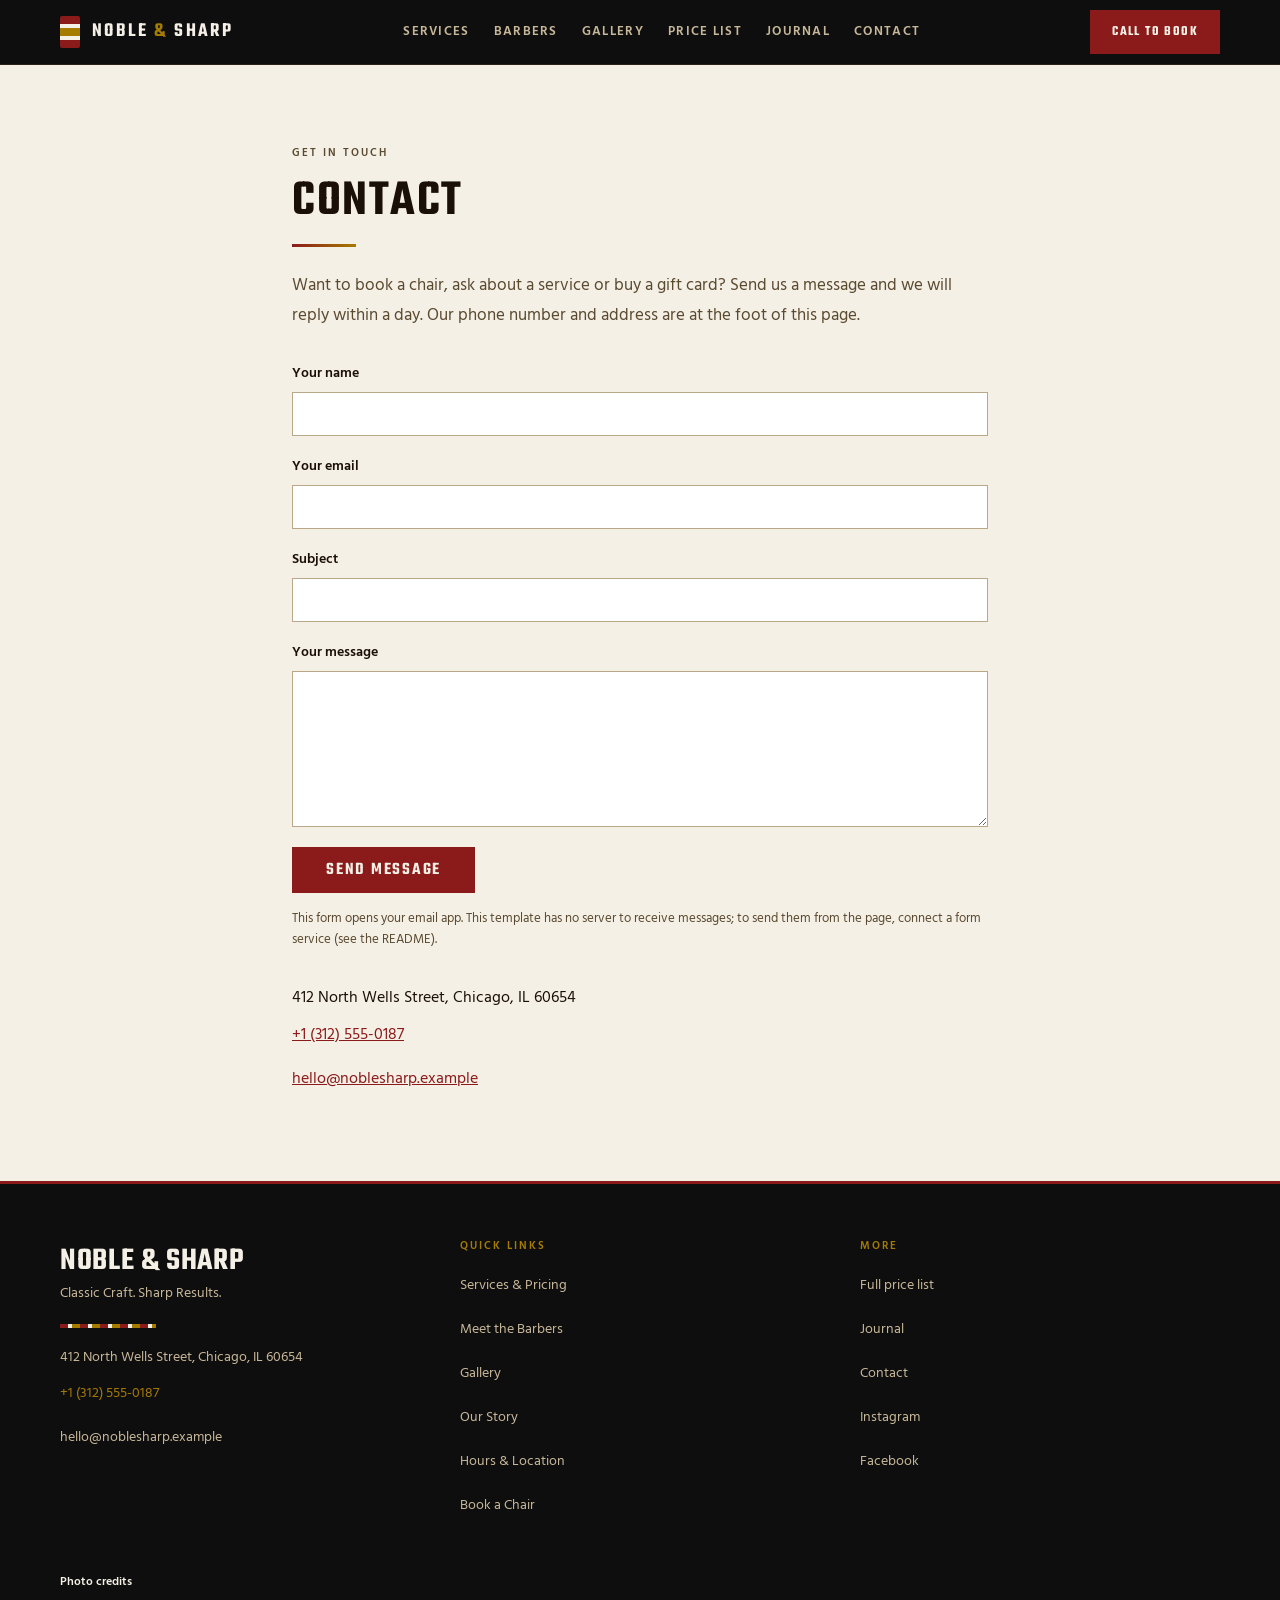
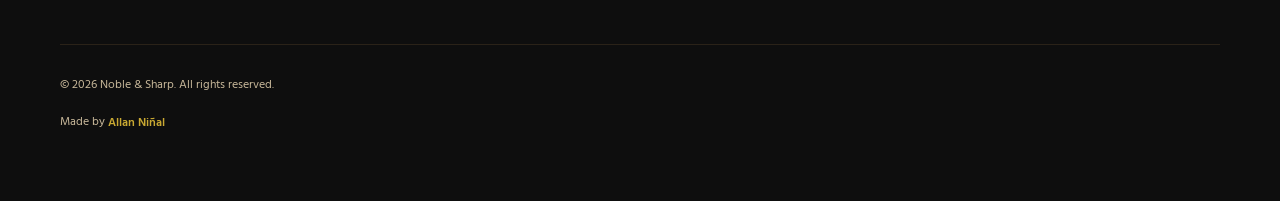
<file: contact/index.html>
<!DOCTYPE html><html lang="en" class="scroll-smooth"> <head><meta charset="utf-8"><meta name="viewport" content="width=device-width, initial-scale=1, viewport-fit=cover"><meta name="theme-color" content="#0E0E0E"><title>Contact — Noble &amp; Sharp</title><meta name="description" content="Write to Noble &#38; Sharp: book a chair, ask about a service or buy a gift card."><link rel="canonical" href="https://example.com/contact/"><meta name="robots" content="index, follow"><meta name="author" content="Noble &#38; Sharp Barbershop — Chicago, IL"><!-- Open Graph --><meta property="og:title" content="Contact — Noble &#38; Sharp"><meta property="og:description" content="Write to Noble &#38; Sharp: book a chair, ask about a service or buy a gift card."><meta property="og:url" content="https://example.com/contact/"><meta property="og:type" content="website"><meta property="og:site_name" content="Noble &#38; Sharp"><meta property="og:locale" content="en_US"><meta property="og:image" content="https://example.com/og-image.png"><meta property="og:image:type" content="image/png"><meta property="og:image:width" content="1200"><meta property="og:image:height" content="630"><meta property="og:image:alt" content="Noble &#38; Sharp — Barbershop, Chicago"><!-- Twitter / X --><meta name="twitter:card" content="summary_large_image"><meta name="twitter:site" content="@example"><meta name="twitter:creator" content="@example"><meta name="twitter:title" content="Contact — Noble &#38; Sharp"><meta name="twitter:description" content="Write to Noble &#38; Sharp: book a chair, ask about a service or buy a gift card."><meta name="twitter:image" content="https://example.com/og-image.png"><link rel="icon" href="../favicon.svg" type="image/svg+xml"><link rel="apple-touch-icon" href="../favicon.svg"><script type="application/ld+json">{"@context":"https://schema.org","@type":"HairSalon","@id":"https://example.com/","name":"Noble & Sharp","url":"https://example.com/","description":"Noble & Sharp is a heritage barbershop in Chicago offering precision haircuts, fades, beard grooming, and hot-towel shaves. Walk-ins welcome. Book by phone or email.","telephone":"+1 (312) 555-0187","email":"hello@noblesharp.example","address":{"@type":"PostalAddress","streetAddress":"412 North Wells Street","addressLocality":"Chicago","addressRegion":"IL","postalCode":"60654","addressCountry":"US"},"openingHoursSpecification":[{"@type":"OpeningHoursSpecification","dayOfWeek":["Monday","Tuesday","Wednesday"],"opens":"09:00","closes":"19:00"},{"@type":"OpeningHoursSpecification","dayOfWeek":["Thursday"],"opens":"09:00","closes":"20:00"},{"@type":"OpeningHoursSpecification","dayOfWeek":["Friday"],"opens":"08:00","closes":"20:00"},{"@type":"OpeningHoursSpecification","dayOfWeek":"Saturday","opens":"08:00","closes":"19:00"},{"@type":"OpeningHoursSpecification","dayOfWeek":"Sunday","opens":"10:00","closes":"17:00"}],"priceRange":"$–$$","currenciesAccepted":"USD","paymentAccepted":"Cash, Credit Card","image":"https://example.com/og-image.png","sameAs":["https://www.instagram.com/","https://www.facebook.com/"]}</script><script type="application/ld+json">{"@context":"https://schema.org","@type":"Service","name":"Barbershop Services","provider":{"@type":"HairSalon","name":"Noble & Sharp"},"hasOfferCatalog":{"@type":"OfferCatalog","name":"Barbershop Services","itemListElement":[{"@type":"Offer","itemOffered":{"@type":"Service","name":"Classic Haircut"},"priceSpecification":{"@type":"PriceSpecification","priceCurrency":"USD","price":35}},{"@type":"Offer","itemOffered":{"@type":"Service","name":"Fade"},"priceSpecification":{"@type":"PriceSpecification","priceCurrency":"USD","price":38}},{"@type":"Offer","itemOffered":{"@type":"Service","name":"Hot-Towel Straight Razor Shave"},"priceSpecification":{"@type":"PriceSpecification","priceCurrency":"USD","price":45}},{"@type":"Offer","itemOffered":{"@type":"Service","name":"Beard & Cut Combo"},"priceSpecification":{"@type":"PriceSpecification","priceCurrency":"USD","price":55}}]}}</script><script type="application/ld+json">{"@context":"https://schema.org","@type":"BreadcrumbList","itemListElement":[{"@type":"ListItem","position":1,"name":"Home","item":"https://example.com/"},{"@type":"ListItem","position":2,"name":"Contact","item":"https://example.com/contact/"}]}</script><link rel="stylesheet" href="../assets/index.DkOlHXBH.css"></head> <body class="min-h-screen flex flex-col antialiased" style="background-color: var(--color-bg); color: var(--color-text);"> <header class="site-header sticky top-0 z-50"> <div class="container-x flex items-center justify-between h-16 gap-4"> <!-- Wordmark --> <a href="../index.html" class="flex items-center gap-3" style="min-height: 44px;" aria-label="Noble &#38; Sharp — Home"> <span aria-hidden="true" class="pole-mark"></span> <span class="font-display text-xl tracking-widest uppercase" style="font-family: var(--font-display); color: var(--color-text-inv); letter-spacing: 0.12em; line-height:1;">
Noble <span style="color: var(--color-brass);">&amp;</span> Sharp
</span> </a> <nav aria-label="Main navigation" class="hidden lg:flex items-center gap-2"> <a href="../index.html#services" class="nav-link">Services</a><a href="../index.html#team" class="nav-link">Barbers</a><a href="../index.html#gallery" class="nav-link">Gallery</a><a href="../services/index.html" class="nav-link">Price List</a><a href="../journal/index.html" class="nav-link">Journal</a><a href="./index.html" class="nav-link">Contact</a> </nav> <a href="tel:+13125550187" class="hidden lg:inline-flex btn-primary" style="font-size: 0.875rem; padding: 0.5rem 1.25rem; min-height: 44px;">
Call to Book
</a> <!-- Phone and tablet: menu (no JavaScript) --> <details class="mobile-menu lg:hidden"> <summary aria-label="Menu">Menu</summary> <nav aria-label="Mobile navigation"> <a href="../index.html#services">Services</a><a href="../index.html#team">Barbers</a><a href="../index.html#gallery">Gallery</a><a href="../services/index.html">Price List</a><a href="../journal/index.html">Journal</a><a href="./index.html">Contact</a> <a href="tel:+13125550187" class="mobile-menu__cta">Call to Book</a> </nav> </details> </div> </header> <main class="flex-1">  <section class="section" aria-labelledby="contact-heading"> <div class="container-x page-narrow"> <p class="eyebrow mb-3">Get in touch</p> <h1 id="contact-heading" class="headline-lg">Contact</h1> <div class="divider-left"></div> <p class="page-lede">Want to book a chair, ask about a service or buy a gift card? Send us a message and we will reply within a day. Our phone number and address are at the foot of this page.</p> <!--
        No back end. This form opens the visitor's email app, addressed to the
        address below. To send messages from the page itself, point `action` at a
        form service (Formspree, Formspark, Web3Forms, Netlify Forms...), remove
        enctype, and set method="post" as that service describes.
      --> <form action="mailto:hello@noblesharp.example" method="post" enctype="text/plain" class="contact-form"> <label>Your name
<input type="text" name="name" required autocomplete="name" class="field"> </label> <label>Your email
<input type="email" name="email" required autocomplete="email" class="field"> </label> <label>Subject
<input type="text" name="subject" class="field"> </label> <label>Your message
<textarea name="message" rows="6" required class="field"></textarea> </label> <div><button type="submit" class="btn-primary">Send message</button></div> </form> <p class="page-note">
This form opens your email app. This template has no server to receive messages; to send them from the page, connect a form service (see the README).
</p> <address class="not-italic page-address"> 412 North Wells Street, Chicago, IL 60654<br> <a href="tel:+13125550187" class="contact-link">+1 (312) 555-0187</a><br> <a href="mailto:hello@noblesharp.example" class="contact-link">hello@noblesharp.example</a> </address> </div> </section>  </main> <footer class="site-footer" style="background-color: var(--color-dark); border-top: 3px solid var(--color-oxblood);" data-astro-cid-gcn2mc3v> <div class="container-x py-14" data-astro-cid-gcn2mc3v> <div class="grid grid-cols-1 md:grid-cols-3 gap-10" data-astro-cid-gcn2mc3v> <!-- Brand column --> <div data-astro-cid-gcn2mc3v> <a href="../index.html" aria-label="Noble &#38; Sharp — Home" style="display:inline-flex;align-items:center;min-height:44px;" data-astro-cid-gcn2mc3v> <span class="headline-md" style="color: var(--color-text-inv);" data-astro-cid-gcn2mc3v>Noble &amp; Sharp</span> </a> <p class="text-sm mb-5" style="color: var(--color-text-inv-muted); font-family: var(--font-body);" data-astro-cid-gcn2mc3v> Classic Craft. Sharp Results. </p> <div aria-hidden="true" class="h-1 w-24 mb-5" style="background: repeating-linear-gradient(90deg, var(--color-oxblood) 0, var(--color-oxblood) 8px, #F5F0E6 8px, #F5F0E6 12px, var(--color-brass) 12px, var(--color-brass) 20px);" data-astro-cid-gcn2mc3v></div> <address class="not-italic text-sm" style="color: var(--color-text-inv-muted); font-family: var(--font-body);" data-astro-cid-gcn2mc3v> <p data-astro-cid-gcn2mc3v>412 North Wells Street, Chicago, IL 60654</p> <p class="mt-1" data-astro-cid-gcn2mc3v><a href="tel:+13125550187" class="footer-link" style="color: var(--color-brass);" data-astro-cid-gcn2mc3v>+1 (312) 555-0187</a></p> <p data-astro-cid-gcn2mc3v><a href="mailto:hello@noblesharp.example" class="footer-link" data-astro-cid-gcn2mc3v>hello@noblesharp.example</a></p> </address> </div> <!-- Quick links --> <div data-astro-cid-gcn2mc3v> <h2 class="eyebrow-inv mb-3" data-astro-cid-gcn2mc3v>Quick Links</h2> <ul class="list-none p-0 m-0" data-astro-cid-gcn2mc3v> <li data-astro-cid-gcn2mc3v><a href="../index.html#services" class="footer-link" data-astro-cid-gcn2mc3v>Services &amp; Pricing</a></li><li data-astro-cid-gcn2mc3v><a href="../index.html#team" class="footer-link" data-astro-cid-gcn2mc3v>Meet the Barbers</a></li><li data-astro-cid-gcn2mc3v><a href="../index.html#gallery" class="footer-link" data-astro-cid-gcn2mc3v>Gallery</a></li><li data-astro-cid-gcn2mc3v><a href="../index.html#about" class="footer-link" data-astro-cid-gcn2mc3v>Our Story</a></li><li data-astro-cid-gcn2mc3v><a href="../index.html#hours" class="footer-link" data-astro-cid-gcn2mc3v>Hours &amp; Location</a></li><li data-astro-cid-gcn2mc3v><a href="../index.html#booking" class="footer-link" data-astro-cid-gcn2mc3v>Book a Chair</a></li> </ul> </div> <!-- Pages and social --> <div data-astro-cid-gcn2mc3v> <h2 class="eyebrow-inv mb-3" data-astro-cid-gcn2mc3v>More</h2> <ul class="list-none p-0 m-0" data-astro-cid-gcn2mc3v> <li data-astro-cid-gcn2mc3v><a href="../services/index.html" class="footer-link" data-astro-cid-gcn2mc3v>Full price list</a></li> <li data-astro-cid-gcn2mc3v><a href="../journal/index.html" class="footer-link" data-astro-cid-gcn2mc3v>Journal</a></li> <li data-astro-cid-gcn2mc3v><a href="./index.html" class="footer-link" data-astro-cid-gcn2mc3v>Contact</a></li> <li data-astro-cid-gcn2mc3v><a href="https://www.instagram.com/" class="footer-link" target="_blank" rel="noopener noreferrer" data-astro-cid-gcn2mc3v>Instagram</a></li> <li data-astro-cid-gcn2mc3v><a href="https://www.facebook.com/" class="footer-link" target="_blank" rel="noopener noreferrer" data-astro-cid-gcn2mc3v>Facebook</a></li> </ul> </div> </div> <!-- Photo credits. Required while you use the demo photos (Unsplash asks for
         the photographer and a link). Delete this whole <details> block once you
         have replaced the photos with your own. --> <details class="photo-credits" data-photo-credits data-astro-cid-gcn2mc3v> <summary data-astro-cid-gcn2mc3v>Photo credits</summary> <p data-astro-cid-gcn2mc3v>
Demo photographs from <a href="https://unsplash.com/?utm_source=allanninal_dev&utm_medium=referral" data-astro-cid-gcn2mc3v>Unsplash</a>, <a href="https://www.pexels.com/" data-astro-cid-gcn2mc3v>Pexels</a> and <a href="https://pixabay.com/" data-astro-cid-gcn2mc3v>Pixabay</a>. Replace them, and these credits, with your own before launch.
</p> <ul data-astro-cid-gcn2mc3v> <li data-astro-cid-gcn2mc3v>Barbershop chairs: Photo by <a href="https://unsplash.com/@onatecan?utm_source=allanninal_dev&utm_medium=referral" data-astro-cid-gcn2mc3v>Nathon Oski</a> on <a href="https://unsplash.com/photos/black-leather-barber-chair-near-brown-brick-wall-EW_rqoSdDes?utm_source=allanninal_dev&utm_medium=referral" data-astro-cid-gcn2mc3v>Unsplash</a></li><li data-astro-cid-gcn2mc3v>Scissor over comb: Photo by <a href="https://unsplash.com/@theshuttervision?utm_source=allanninal_dev&utm_medium=referral" data-astro-cid-gcn2mc3v>Jonathan Cooper</a> on <a href="https://unsplash.com/photos/person-holding-white-and-gold-hair-comb-sS3qRFsKZlg?utm_source=allanninal_dev&utm_medium=referral" data-astro-cid-gcn2mc3v>Unsplash</a></li><li data-astro-cid-gcn2mc3v>Low fade: Photo by <a href="https://www.pexels.com/@artempodrez" data-astro-cid-gcn2mc3v>Artem Podrez</a> on <a href="https://www.pexels.com/photo/grayscale-photo-of-the-back-of-the-head-of-a-person-7956486/" data-astro-cid-gcn2mc3v>Pexels</a></li><li data-astro-cid-gcn2mc3v>Thinning the top: Photo by <a href="https://unsplash.com/@modelyano?utm_source=allanninal_dev&utm_medium=referral" data-astro-cid-gcn2mc3v>Gulom Nazarov</a> on <a href="https://unsplash.com/photos/DrG4V5skbMY?utm_source=allanninal_dev&utm_medium=referral" data-astro-cid-gcn2mc3v>Unsplash</a></li><li data-astro-cid-gcn2mc3v>Clipper fade: Photo by <a href="https://pixabay.com/users/ReviloCreations-4385579/" data-astro-cid-gcn2mc3v>ReviloCreations</a> on <a href="https://pixabay.com/photos/barber-haircut-male-curly-afro-5711575/" data-astro-cid-gcn2mc3v>Pixabay</a></li><li data-astro-cid-gcn2mc3v>Freehand design: Photo by <a href="https://pixabay.com/users/cecilia_-470302/" data-astro-cid-gcn2mc3v>cecilia_</a> on <a href="https://pixabay.com/photos/africa-haircut-hairdressing-7257837/" data-astro-cid-gcn2mc3v>Pixabay</a></li><li data-astro-cid-gcn2mc3v>Hot-towel shave: Photo by <a href="https://unsplash.com/@theshuttervision?utm_source=allanninal_dev&utm_medium=referral" data-astro-cid-gcn2mc3v>Jonathan Cooper</a> on <a href="https://unsplash.com/photos/Nh-A851W2ro?utm_source=allanninal_dev&utm_medium=referral" data-astro-cid-gcn2mc3v>Unsplash</a></li><li data-astro-cid-gcn2mc3v>Neckline: Photo by <a href="https://unsplash.com/@itspminhai?utm_source=allanninal_dev&utm_medium=referral" data-astro-cid-gcn2mc3v>Hai Phung</a> on <a href="https://unsplash.com/photos/person-using-white-hair-clipper-m4Pd_e-4zKs?utm_source=allanninal_dev&utm_medium=referral" data-astro-cid-gcn2mc3v>Unsplash</a></li><li data-astro-cid-gcn2mc3v>Razor and brush: Photo by <a href="https://pixabay.com/users/jackmac34-483877/" data-astro-cid-gcn2mc3v>jackmac34</a> on <a href="https://pixabay.com/photos/shaver-beard-barber-badger-shaving-1179458/" data-astro-cid-gcn2mc3v>Pixabay</a></li><li data-astro-cid-gcn2mc3v>A cut in progress: Photo by <a href="https://pixabay.com/users/mostafa_meraji-13551092/" data-astro-cid-gcn2mc3v>mostafa_meraji</a> on <a href="https://pixabay.com/photos/haircut-electric-shaver-barber-shop-6797912/" data-astro-cid-gcn2mc3v>Pixabay</a></li><li data-astro-cid-gcn2mc3v>Shaving bowl and razors: Photo by <a href="https://www.pexels.com/@nickoloui" data-astro-cid-gcn2mc3v>Nikolaos Dimou</a> on <a href="https://www.pexels.com/photo/gray-hand-tool-1319459/" data-astro-cid-gcn2mc3v>Pexels</a></li><li data-astro-cid-gcn2mc3v>A fade and beard from behind: Photo by <a href="https://www.pexels.com/@ali-aliev-415042" data-astro-cid-gcn2mc3v>Ali Aliev</a> on <a href="https://www.pexels.com/photo/back-view-of-man-with-black-hair-12074386/" data-astro-cid-gcn2mc3v>Pexels</a></li> </ul> </details> <div class="mt-10 pt-8" style="border-top: 1px solid var(--color-dark-3);" data-astro-cid-gcn2mc3v> <p class="text-xs" style="color: var(--color-text-inv-muted); font-family: var(--font-body);" data-astro-cid-gcn2mc3v>
&copy; 2026 Noble &amp; Sharp. All rights reserved.
</p>  <p class="maker-credit" data-maker-credit="1" data-astro-cid-gcn2mc3v>Made by <a style="display:inline-flex;align-items:center;min-height:44px;" href="https://www.linkedin.com/in/allanninal/" data-maker-credit="1" target="_blank" rel="noopener noreferrer" data-astro-cid-gcn2mc3v>Allan Ni&ntilde;al</a></p> </div> </div> </footer>   </body></html>
</file>
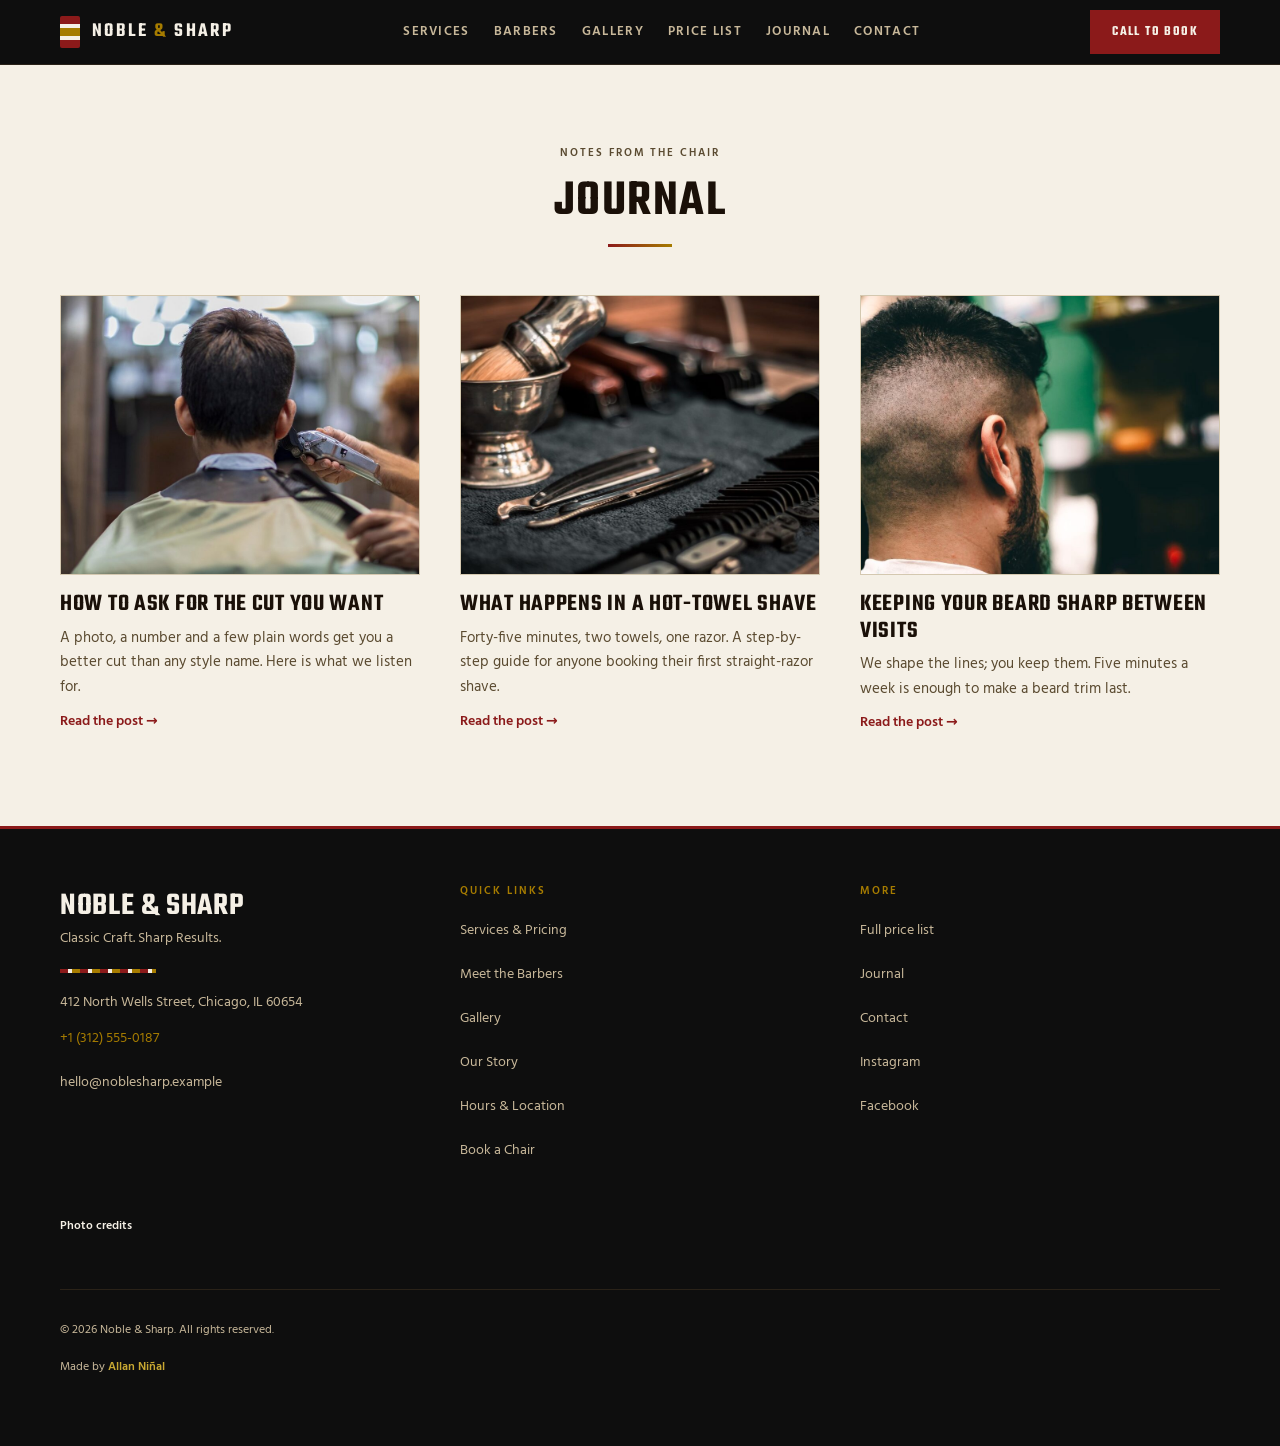
<file: journal/index.html>
<!DOCTYPE html><html lang="en" class="scroll-smooth"> <head><meta charset="utf-8"><meta name="viewport" content="width=device-width, initial-scale=1, viewport-fit=cover"><meta name="theme-color" content="#0E0E0E"><title>Journal — Noble &amp; Sharp</title><meta name="description" content="Notes from the chair: asking for the cut you want, what happens in a hot-towel shave, and keeping a beard sharp between visits."><link rel="canonical" href="https://example.com/journal/"><meta name="robots" content="index, follow"><meta name="author" content="Noble &#38; Sharp Barbershop — Chicago, IL"><!-- Open Graph --><meta property="og:title" content="Journal — Noble &#38; Sharp"><meta property="og:description" content="Notes from the chair: asking for the cut you want, what happens in a hot-towel shave, and keeping a beard sharp between visits."><meta property="og:url" content="https://example.com/journal/"><meta property="og:type" content="website"><meta property="og:site_name" content="Noble &#38; Sharp"><meta property="og:locale" content="en_US"><meta property="og:image" content="https://example.com/og-image.png"><meta property="og:image:type" content="image/png"><meta property="og:image:width" content="1200"><meta property="og:image:height" content="630"><meta property="og:image:alt" content="Noble &#38; Sharp — Barbershop, Chicago"><!-- Twitter / X --><meta name="twitter:card" content="summary_large_image"><meta name="twitter:site" content="@example"><meta name="twitter:creator" content="@example"><meta name="twitter:title" content="Journal — Noble &#38; Sharp"><meta name="twitter:description" content="Notes from the chair: asking for the cut you want, what happens in a hot-towel shave, and keeping a beard sharp between visits."><meta name="twitter:image" content="https://example.com/og-image.png"><link rel="icon" href="../favicon.svg" type="image/svg+xml"><link rel="apple-touch-icon" href="../favicon.svg"><script type="application/ld+json">{"@context":"https://schema.org","@type":"HairSalon","@id":"https://example.com/","name":"Noble & Sharp","url":"https://example.com/","description":"Noble & Sharp is a heritage barbershop in Chicago offering precision haircuts, fades, beard grooming, and hot-towel shaves. Walk-ins welcome. Book by phone or email.","telephone":"+1 (312) 555-0187","email":"hello@noblesharp.example","address":{"@type":"PostalAddress","streetAddress":"412 North Wells Street","addressLocality":"Chicago","addressRegion":"IL","postalCode":"60654","addressCountry":"US"},"openingHoursSpecification":[{"@type":"OpeningHoursSpecification","dayOfWeek":["Monday","Tuesday","Wednesday"],"opens":"09:00","closes":"19:00"},{"@type":"OpeningHoursSpecification","dayOfWeek":["Thursday"],"opens":"09:00","closes":"20:00"},{"@type":"OpeningHoursSpecification","dayOfWeek":["Friday"],"opens":"08:00","closes":"20:00"},{"@type":"OpeningHoursSpecification","dayOfWeek":"Saturday","opens":"08:00","closes":"19:00"},{"@type":"OpeningHoursSpecification","dayOfWeek":"Sunday","opens":"10:00","closes":"17:00"}],"priceRange":"$–$$","currenciesAccepted":"USD","paymentAccepted":"Cash, Credit Card","image":"https://example.com/og-image.png","sameAs":["https://www.instagram.com/","https://www.facebook.com/"]}</script><script type="application/ld+json">{"@context":"https://schema.org","@type":"Service","name":"Barbershop Services","provider":{"@type":"HairSalon","name":"Noble & Sharp"},"hasOfferCatalog":{"@type":"OfferCatalog","name":"Barbershop Services","itemListElement":[{"@type":"Offer","itemOffered":{"@type":"Service","name":"Classic Haircut"},"priceSpecification":{"@type":"PriceSpecification","priceCurrency":"USD","price":35}},{"@type":"Offer","itemOffered":{"@type":"Service","name":"Fade"},"priceSpecification":{"@type":"PriceSpecification","priceCurrency":"USD","price":38}},{"@type":"Offer","itemOffered":{"@type":"Service","name":"Hot-Towel Straight Razor Shave"},"priceSpecification":{"@type":"PriceSpecification","priceCurrency":"USD","price":45}},{"@type":"Offer","itemOffered":{"@type":"Service","name":"Beard & Cut Combo"},"priceSpecification":{"@type":"PriceSpecification","priceCurrency":"USD","price":55}}]}}</script><script type="application/ld+json">{"@context":"https://schema.org","@type":"BreadcrumbList","itemListElement":[{"@type":"ListItem","position":1,"name":"Home","item":"https://example.com/"},{"@type":"ListItem","position":2,"name":"Journal","item":"https://example.com/journal/"}]}</script><link rel="stylesheet" href="../assets/index.DkOlHXBH.css"></head> <body class="min-h-screen flex flex-col antialiased" style="background-color: var(--color-bg); color: var(--color-text);"> <header class="site-header sticky top-0 z-50"> <div class="container-x flex items-center justify-between h-16 gap-4"> <!-- Wordmark --> <a href="../index.html" class="flex items-center gap-3" style="min-height: 44px;" aria-label="Noble &#38; Sharp — Home"> <span aria-hidden="true" class="pole-mark"></span> <span class="font-display text-xl tracking-widest uppercase" style="font-family: var(--font-display); color: var(--color-text-inv); letter-spacing: 0.12em; line-height:1;">
Noble <span style="color: var(--color-brass);">&amp;</span> Sharp
</span> </a> <nav aria-label="Main navigation" class="hidden lg:flex items-center gap-2"> <a href="../index.html#services" class="nav-link">Services</a><a href="../index.html#team" class="nav-link">Barbers</a><a href="../index.html#gallery" class="nav-link">Gallery</a><a href="../services/index.html" class="nav-link">Price List</a><a href="./index.html" class="nav-link">Journal</a><a href="../contact/index.html" class="nav-link">Contact</a> </nav> <a href="tel:+13125550187" class="hidden lg:inline-flex btn-primary" style="font-size: 0.875rem; padding: 0.5rem 1.25rem; min-height: 44px;">
Call to Book
</a> <!-- Phone and tablet: menu (no JavaScript) --> <details class="mobile-menu lg:hidden"> <summary aria-label="Menu">Menu</summary> <nav aria-label="Mobile navigation"> <a href="../index.html#services">Services</a><a href="../index.html#team">Barbers</a><a href="../index.html#gallery">Gallery</a><a href="../services/index.html">Price List</a><a href="./index.html">Journal</a><a href="../contact/index.html">Contact</a> <a href="tel:+13125550187" class="mobile-menu__cta">Call to Book</a> </nav> </details> </div> </header> <main class="flex-1">  <section class="section" aria-labelledby="journal-heading"> <div class="container-x"> <header class="section-header"> <p class="eyebrow">Notes from the chair</p> <h1 id="journal-heading" class="headline-lg mt-2">Journal</h1> <div class="divider"></div> </header> <div class="journal-grid"> <article> <a href="./how-to-ask-for-the-cut-you-want/index.html" class="journal-card-link"> <img src="../images/journal-cut.jpg" alt="A barber running a clipper up the back of a client’s head" width="900" height="700" loading="lazy" decoding="async" class="journal-img"> <h2 class="journal-title">How to ask for the cut you want</h2> </a> <p class="journal-excerpt">A photo, a number and a few plain words get you a better cut than any style name. Here is what we listen for.</p> <a href="./how-to-ask-for-the-cut-you-want/index.html" class="journal-more">Read the post<span class="visually-hidden">: How to ask for the cut you want</span>&nbsp;&rarr;</a> </article><article> <a href="./what-happens-in-a-hot-towel-shave/index.html" class="journal-card-link"> <img src="../images/journal-shave.jpg" alt="A shaving bowl and brush beside two straight razors on a dark cloth" width="900" height="700" loading="lazy" decoding="async" class="journal-img"> <h2 class="journal-title">What happens in a hot-towel shave</h2> </a> <p class="journal-excerpt">Forty-five minutes, two towels, one razor. A step-by-step guide for anyone booking their first straight-razor shave.</p> <a href="./what-happens-in-a-hot-towel-shave/index.html" class="journal-more">Read the post<span class="visually-hidden">: What happens in a hot-towel shave</span>&nbsp;&rarr;</a> </article><article> <a href="./keeping-your-beard-sharp-between-visits/index.html" class="journal-card-link"> <img src="../images/journal-beard.jpg" alt="The back of a man’s head with a high fade, his beard visible at the side" width="900" height="700" loading="lazy" decoding="async" class="journal-img"> <h2 class="journal-title">Keeping your beard sharp between visits</h2> </a> <p class="journal-excerpt">We shape the lines; you keep them. Five minutes a week is enough to make a beard trim last.</p> <a href="./keeping-your-beard-sharp-between-visits/index.html" class="journal-more">Read the post<span class="visually-hidden">: Keeping your beard sharp between visits</span>&nbsp;&rarr;</a> </article> </div> </div> </section>  </main> <footer class="site-footer" style="background-color: var(--color-dark); border-top: 3px solid var(--color-oxblood);" data-astro-cid-gcn2mc3v> <div class="container-x py-14" data-astro-cid-gcn2mc3v> <div class="grid grid-cols-1 md:grid-cols-3 gap-10" data-astro-cid-gcn2mc3v> <!-- Brand column --> <div data-astro-cid-gcn2mc3v> <a href="../index.html" aria-label="Noble &#38; Sharp — Home" style="display:inline-flex;align-items:center;min-height:44px;" data-astro-cid-gcn2mc3v> <span class="headline-md" style="color: var(--color-text-inv);" data-astro-cid-gcn2mc3v>Noble &amp; Sharp</span> </a> <p class="text-sm mb-5" style="color: var(--color-text-inv-muted); font-family: var(--font-body);" data-astro-cid-gcn2mc3v> Classic Craft. Sharp Results. </p> <div aria-hidden="true" class="h-1 w-24 mb-5" style="background: repeating-linear-gradient(90deg, var(--color-oxblood) 0, var(--color-oxblood) 8px, #F5F0E6 8px, #F5F0E6 12px, var(--color-brass) 12px, var(--color-brass) 20px);" data-astro-cid-gcn2mc3v></div> <address class="not-italic text-sm" style="color: var(--color-text-inv-muted); font-family: var(--font-body);" data-astro-cid-gcn2mc3v> <p data-astro-cid-gcn2mc3v>412 North Wells Street, Chicago, IL 60654</p> <p class="mt-1" data-astro-cid-gcn2mc3v><a href="tel:+13125550187" class="footer-link" style="color: var(--color-brass);" data-astro-cid-gcn2mc3v>+1 (312) 555-0187</a></p> <p data-astro-cid-gcn2mc3v><a href="mailto:hello@noblesharp.example" class="footer-link" data-astro-cid-gcn2mc3v>hello@noblesharp.example</a></p> </address> </div> <!-- Quick links --> <div data-astro-cid-gcn2mc3v> <h2 class="eyebrow-inv mb-3" data-astro-cid-gcn2mc3v>Quick Links</h2> <ul class="list-none p-0 m-0" data-astro-cid-gcn2mc3v> <li data-astro-cid-gcn2mc3v><a href="../index.html#services" class="footer-link" data-astro-cid-gcn2mc3v>Services &amp; Pricing</a></li><li data-astro-cid-gcn2mc3v><a href="../index.html#team" class="footer-link" data-astro-cid-gcn2mc3v>Meet the Barbers</a></li><li data-astro-cid-gcn2mc3v><a href="../index.html#gallery" class="footer-link" data-astro-cid-gcn2mc3v>Gallery</a></li><li data-astro-cid-gcn2mc3v><a href="../index.html#about" class="footer-link" data-astro-cid-gcn2mc3v>Our Story</a></li><li data-astro-cid-gcn2mc3v><a href="../index.html#hours" class="footer-link" data-astro-cid-gcn2mc3v>Hours &amp; Location</a></li><li data-astro-cid-gcn2mc3v><a href="../index.html#booking" class="footer-link" data-astro-cid-gcn2mc3v>Book a Chair</a></li> </ul> </div> <!-- Pages and social --> <div data-astro-cid-gcn2mc3v> <h2 class="eyebrow-inv mb-3" data-astro-cid-gcn2mc3v>More</h2> <ul class="list-none p-0 m-0" data-astro-cid-gcn2mc3v> <li data-astro-cid-gcn2mc3v><a href="../services/index.html" class="footer-link" data-astro-cid-gcn2mc3v>Full price list</a></li> <li data-astro-cid-gcn2mc3v><a href="./index.html" class="footer-link" data-astro-cid-gcn2mc3v>Journal</a></li> <li data-astro-cid-gcn2mc3v><a href="../contact/index.html" class="footer-link" data-astro-cid-gcn2mc3v>Contact</a></li> <li data-astro-cid-gcn2mc3v><a href="https://www.instagram.com/" class="footer-link" target="_blank" rel="noopener noreferrer" data-astro-cid-gcn2mc3v>Instagram</a></li> <li data-astro-cid-gcn2mc3v><a href="https://www.facebook.com/" class="footer-link" target="_blank" rel="noopener noreferrer" data-astro-cid-gcn2mc3v>Facebook</a></li> </ul> </div> </div> <!-- Photo credits. Required while you use the demo photos (Unsplash asks for
         the photographer and a link). Delete this whole <details> block once you
         have replaced the photos with your own. --> <details class="photo-credits" data-photo-credits data-astro-cid-gcn2mc3v> <summary data-astro-cid-gcn2mc3v>Photo credits</summary> <p data-astro-cid-gcn2mc3v>
Demo photographs from <a href="https://unsplash.com/?utm_source=allanninal_dev&utm_medium=referral" data-astro-cid-gcn2mc3v>Unsplash</a>, <a href="https://www.pexels.com/" data-astro-cid-gcn2mc3v>Pexels</a> and <a href="https://pixabay.com/" data-astro-cid-gcn2mc3v>Pixabay</a>. Replace them, and these credits, with your own before launch.
</p> <ul data-astro-cid-gcn2mc3v> <li data-astro-cid-gcn2mc3v>Barbershop chairs: Photo by <a href="https://unsplash.com/@onatecan?utm_source=allanninal_dev&utm_medium=referral" data-astro-cid-gcn2mc3v>Nathon Oski</a> on <a href="https://unsplash.com/photos/black-leather-barber-chair-near-brown-brick-wall-EW_rqoSdDes?utm_source=allanninal_dev&utm_medium=referral" data-astro-cid-gcn2mc3v>Unsplash</a></li><li data-astro-cid-gcn2mc3v>Scissor over comb: Photo by <a href="https://unsplash.com/@theshuttervision?utm_source=allanninal_dev&utm_medium=referral" data-astro-cid-gcn2mc3v>Jonathan Cooper</a> on <a href="https://unsplash.com/photos/person-holding-white-and-gold-hair-comb-sS3qRFsKZlg?utm_source=allanninal_dev&utm_medium=referral" data-astro-cid-gcn2mc3v>Unsplash</a></li><li data-astro-cid-gcn2mc3v>Low fade: Photo by <a href="https://www.pexels.com/@artempodrez" data-astro-cid-gcn2mc3v>Artem Podrez</a> on <a href="https://www.pexels.com/photo/grayscale-photo-of-the-back-of-the-head-of-a-person-7956486/" data-astro-cid-gcn2mc3v>Pexels</a></li><li data-astro-cid-gcn2mc3v>Thinning the top: Photo by <a href="https://unsplash.com/@modelyano?utm_source=allanninal_dev&utm_medium=referral" data-astro-cid-gcn2mc3v>Gulom Nazarov</a> on <a href="https://unsplash.com/photos/DrG4V5skbMY?utm_source=allanninal_dev&utm_medium=referral" data-astro-cid-gcn2mc3v>Unsplash</a></li><li data-astro-cid-gcn2mc3v>Clipper fade: Photo by <a href="https://pixabay.com/users/ReviloCreations-4385579/" data-astro-cid-gcn2mc3v>ReviloCreations</a> on <a href="https://pixabay.com/photos/barber-haircut-male-curly-afro-5711575/" data-astro-cid-gcn2mc3v>Pixabay</a></li><li data-astro-cid-gcn2mc3v>Freehand design: Photo by <a href="https://pixabay.com/users/cecilia_-470302/" data-astro-cid-gcn2mc3v>cecilia_</a> on <a href="https://pixabay.com/photos/africa-haircut-hairdressing-7257837/" data-astro-cid-gcn2mc3v>Pixabay</a></li><li data-astro-cid-gcn2mc3v>Hot-towel shave: Photo by <a href="https://unsplash.com/@theshuttervision?utm_source=allanninal_dev&utm_medium=referral" data-astro-cid-gcn2mc3v>Jonathan Cooper</a> on <a href="https://unsplash.com/photos/Nh-A851W2ro?utm_source=allanninal_dev&utm_medium=referral" data-astro-cid-gcn2mc3v>Unsplash</a></li><li data-astro-cid-gcn2mc3v>Neckline: Photo by <a href="https://unsplash.com/@itspminhai?utm_source=allanninal_dev&utm_medium=referral" data-astro-cid-gcn2mc3v>Hai Phung</a> on <a href="https://unsplash.com/photos/person-using-white-hair-clipper-m4Pd_e-4zKs?utm_source=allanninal_dev&utm_medium=referral" data-astro-cid-gcn2mc3v>Unsplash</a></li><li data-astro-cid-gcn2mc3v>Razor and brush: Photo by <a href="https://pixabay.com/users/jackmac34-483877/" data-astro-cid-gcn2mc3v>jackmac34</a> on <a href="https://pixabay.com/photos/shaver-beard-barber-badger-shaving-1179458/" data-astro-cid-gcn2mc3v>Pixabay</a></li><li data-astro-cid-gcn2mc3v>A cut in progress: Photo by <a href="https://pixabay.com/users/mostafa_meraji-13551092/" data-astro-cid-gcn2mc3v>mostafa_meraji</a> on <a href="https://pixabay.com/photos/haircut-electric-shaver-barber-shop-6797912/" data-astro-cid-gcn2mc3v>Pixabay</a></li><li data-astro-cid-gcn2mc3v>Shaving bowl and razors: Photo by <a href="https://www.pexels.com/@nickoloui" data-astro-cid-gcn2mc3v>Nikolaos Dimou</a> on <a href="https://www.pexels.com/photo/gray-hand-tool-1319459/" data-astro-cid-gcn2mc3v>Pexels</a></li><li data-astro-cid-gcn2mc3v>A fade and beard from behind: Photo by <a href="https://www.pexels.com/@ali-aliev-415042" data-astro-cid-gcn2mc3v>Ali Aliev</a> on <a href="https://www.pexels.com/photo/back-view-of-man-with-black-hair-12074386/" data-astro-cid-gcn2mc3v>Pexels</a></li> </ul> </details> <div class="mt-10 pt-8" style="border-top: 1px solid var(--color-dark-3);" data-astro-cid-gcn2mc3v> <p class="text-xs" style="color: var(--color-text-inv-muted); font-family: var(--font-body);" data-astro-cid-gcn2mc3v>
&copy; 2026 Noble &amp; Sharp. All rights reserved.
</p>  <p class="maker-credit" data-maker-credit="1" data-astro-cid-gcn2mc3v>Made by <a style="display:inline-flex;align-items:center;min-height:44px;" href="https://www.linkedin.com/in/allanninal/" data-maker-credit="1" target="_blank" rel="noopener noreferrer" data-astro-cid-gcn2mc3v>Allan Ni&ntilde;al</a></p> </div> </div> </footer>   </body></html>
</file>
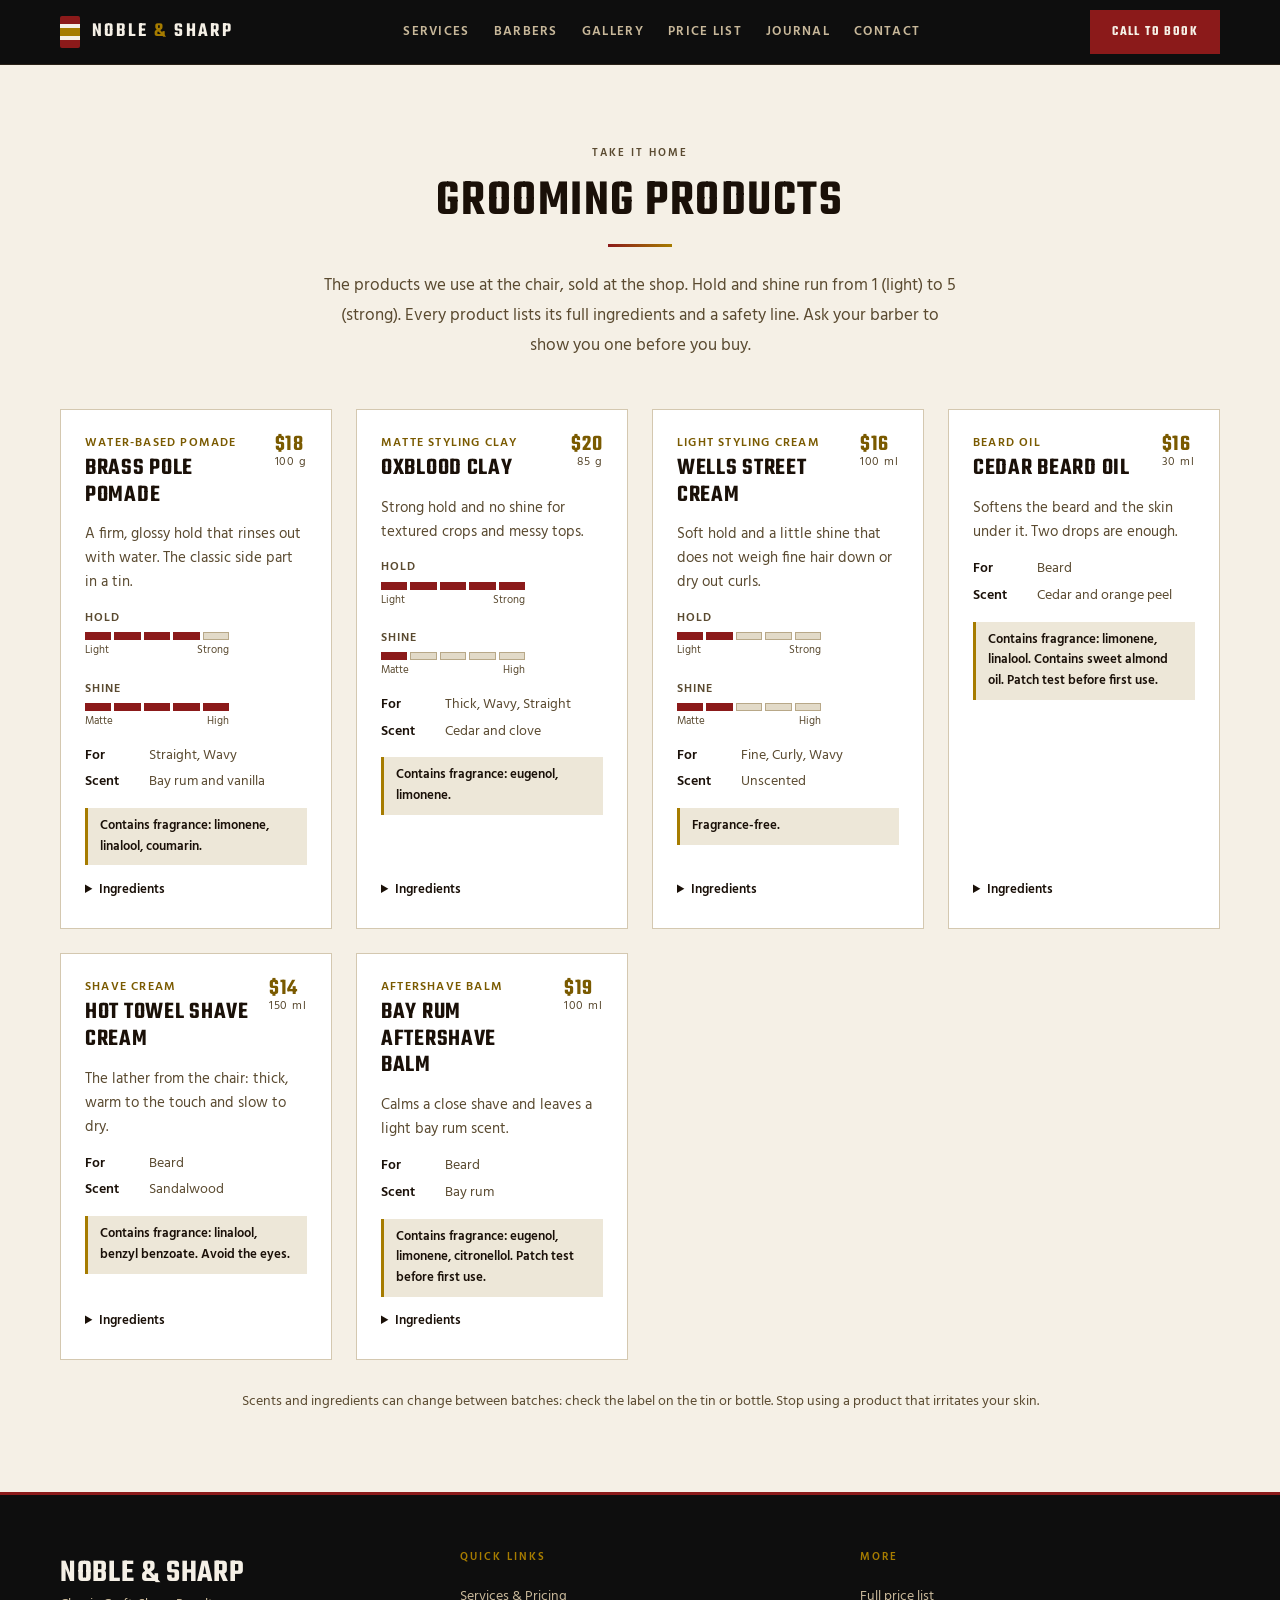
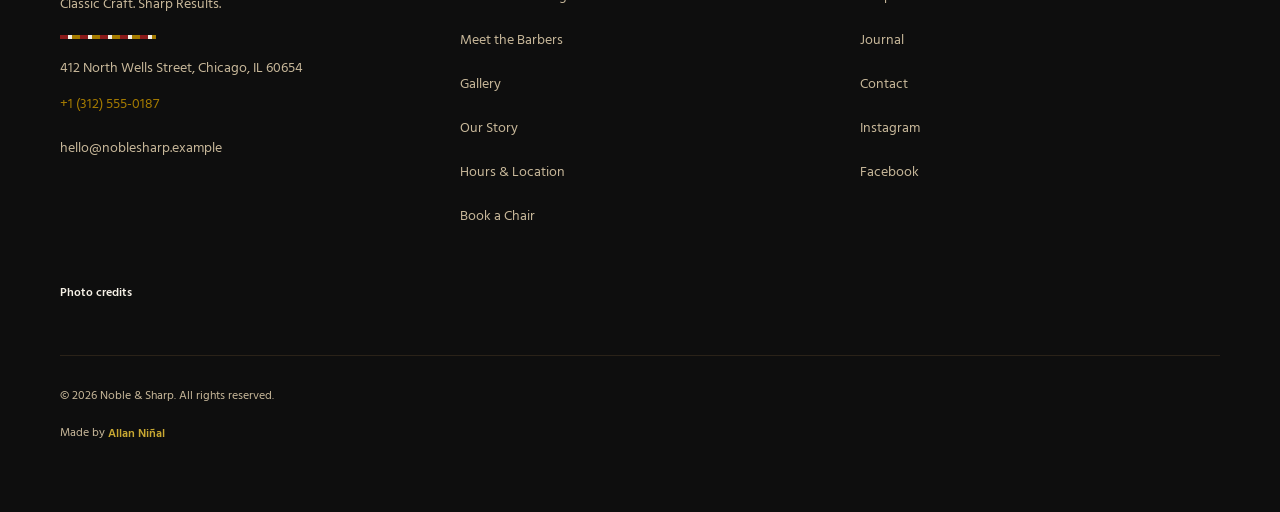
<file: products/index.html>
<!DOCTYPE html><html lang="en" class="scroll-smooth"> <head><meta charset="utf-8"><meta name="viewport" content="width=device-width, initial-scale=1, viewport-fit=cover"><meta name="theme-color" content="#0E0E0E"><title>Grooming Products — Noble &amp; Sharp</title><meta name="description" content="Pomade, clay, beard oil, shave cream and aftershave balm from Noble &#38; Sharp, with hold, shine, scent, ingredients and safety notes for each."><link rel="canonical" href="https://example.com/products/"><meta name="robots" content="index, follow"><meta name="author" content="Noble &#38; Sharp Barbershop — Chicago, IL"><!-- Open Graph --><meta property="og:title" content="Grooming Products — Noble &#38; Sharp"><meta property="og:description" content="Pomade, clay, beard oil, shave cream and aftershave balm from Noble &#38; Sharp, with hold, shine, scent, ingredients and safety notes for each."><meta property="og:url" content="https://example.com/products/"><meta property="og:type" content="website"><meta property="og:site_name" content="Noble &#38; Sharp"><meta property="og:locale" content="en_US"><meta property="og:image" content="https://example.com/og-image.png"><meta property="og:image:type" content="image/png"><meta property="og:image:width" content="1200"><meta property="og:image:height" content="630"><meta property="og:image:alt" content="Noble &#38; Sharp — Barbershop, Chicago"><!-- Twitter / X --><meta name="twitter:card" content="summary_large_image"><meta name="twitter:site" content="@example"><meta name="twitter:creator" content="@example"><meta name="twitter:title" content="Grooming Products — Noble &#38; Sharp"><meta name="twitter:description" content="Pomade, clay, beard oil, shave cream and aftershave balm from Noble &#38; Sharp, with hold, shine, scent, ingredients and safety notes for each."><meta name="twitter:image" content="https://example.com/og-image.png"><link rel="icon" href="../favicon.svg" type="image/svg+xml"><link rel="apple-touch-icon" href="../favicon.svg"><script type="application/ld+json">{"@context":"https://schema.org","@type":"HairSalon","@id":"https://example.com/","name":"Noble & Sharp","url":"https://example.com/","description":"Noble & Sharp is a heritage barbershop in Chicago offering precision haircuts, fades, beard grooming, and hot-towel shaves. Walk-ins welcome. Book by phone or email.","telephone":"+1 (312) 555-0187","email":"hello@noblesharp.example","address":{"@type":"PostalAddress","streetAddress":"412 North Wells Street","addressLocality":"Chicago","addressRegion":"IL","postalCode":"60654","addressCountry":"US"},"openingHoursSpecification":[{"@type":"OpeningHoursSpecification","dayOfWeek":["Monday","Tuesday","Wednesday"],"opens":"09:00","closes":"19:00"},{"@type":"OpeningHoursSpecification","dayOfWeek":["Thursday"],"opens":"09:00","closes":"20:00"},{"@type":"OpeningHoursSpecification","dayOfWeek":["Friday"],"opens":"08:00","closes":"20:00"},{"@type":"OpeningHoursSpecification","dayOfWeek":"Saturday","opens":"08:00","closes":"19:00"},{"@type":"OpeningHoursSpecification","dayOfWeek":"Sunday","opens":"10:00","closes":"17:00"}],"priceRange":"$–$$","currenciesAccepted":"USD","paymentAccepted":"Cash, Credit Card","image":"https://example.com/og-image.png","sameAs":["https://www.instagram.com/","https://www.facebook.com/"]}</script><script type="application/ld+json">{"@context":"https://schema.org","@type":"Service","name":"Barbershop Services","provider":{"@type":"HairSalon","name":"Noble & Sharp"},"hasOfferCatalog":{"@type":"OfferCatalog","name":"Barbershop Services","itemListElement":[{"@type":"Offer","itemOffered":{"@type":"Service","name":"Classic Haircut"},"priceSpecification":{"@type":"PriceSpecification","priceCurrency":"USD","price":35}},{"@type":"Offer","itemOffered":{"@type":"Service","name":"Fade"},"priceSpecification":{"@type":"PriceSpecification","priceCurrency":"USD","price":38}},{"@type":"Offer","itemOffered":{"@type":"Service","name":"Hot-Towel Straight Razor Shave"},"priceSpecification":{"@type":"PriceSpecification","priceCurrency":"USD","price":45}},{"@type":"Offer","itemOffered":{"@type":"Service","name":"Beard & Cut Combo"},"priceSpecification":{"@type":"PriceSpecification","priceCurrency":"USD","price":55}}]}}</script><script type="application/ld+json">{"@context":"https://schema.org","@type":"BreadcrumbList","itemListElement":[{"@type":"ListItem","position":1,"name":"Home","item":"https://example.com/"},{"@type":"ListItem","position":2,"name":"Grooming Products","item":"https://example.com/products/"}]}</script><link rel="stylesheet" href="../assets/index.DkOlHXBH.css">
<style>.meter__label[data-astro-cid-mvsf5zh2]{font-family:var(--font-body);font-size:.75rem;font-weight:600;text-transform:uppercase;letter-spacing:.08em;color:var(--color-text-muted);margin:0 0 .25rem}.meter__bars[data-astro-cid-mvsf5zh2]{display:grid;grid-template-columns:repeat(5,1fr);gap:3px;max-width:9rem}.meter__bar[data-astro-cid-mvsf5zh2]{height:.5rem;background:var(--color-bg-3);border:1px solid var(--color-border-strong)}.meter__bar[data-astro-cid-mvsf5zh2].is-on{background:var(--color-oxblood);border-color:var(--color-oxblood)}.meter__ends[data-astro-cid-mvsf5zh2]{display:flex;justify-content:space-between;width:9rem;font-family:var(--font-body);font-size:.6875rem;color:var(--color-text-muted);margin:.125rem 0 0}.product-card[data-astro-cid-tjdfhdqb]{display:flex;flex-direction:column;gap:.9rem;padding:1.5rem;background:var(--color-surface);border:1px solid var(--color-border);height:100%}.product-card__head[data-astro-cid-tjdfhdqb]{display:flex;justify-content:space-between;align-items:flex-start;gap:1rem}.product-card__kind[data-astro-cid-tjdfhdqb]{font-family:var(--font-body);font-size:.75rem;font-weight:600;text-transform:uppercase;letter-spacing:.1em;color:var(--color-brass-on-light);margin:0 0 .15rem}.product-card__name[data-astro-cid-tjdfhdqb]{font-size:1.5rem;margin:0}.product-card__size[data-astro-cid-tjdfhdqb]{display:block;font-family:var(--font-body);font-size:.75rem;font-weight:400;color:var(--color-text-muted);text-align:right}.product-card__desc[data-astro-cid-tjdfhdqb]{font-family:var(--font-body);font-size:.9375rem;line-height:1.6;color:var(--color-text-muted);margin:0}.product-card__meters[data-astro-cid-tjdfhdqb]{display:flex;flex-wrap:wrap;gap:1.25rem}.product-card__facts[data-astro-cid-tjdfhdqb]{margin:0;display:grid;gap:.25rem;font-family:var(--font-body);font-size:.875rem}.product-card__facts[data-astro-cid-tjdfhdqb] div[data-astro-cid-tjdfhdqb]{display:flex;gap:.5rem}.product-card__facts[data-astro-cid-tjdfhdqb] dt[data-astro-cid-tjdfhdqb]{font-weight:600;min-width:3.5rem;color:var(--color-text)}.product-card__facts[data-astro-cid-tjdfhdqb] dd[data-astro-cid-tjdfhdqb]{margin:0;color:var(--color-text-muted)}.product-card__safety[data-astro-cid-tjdfhdqb]{font-family:var(--font-body);font-size:.8125rem;font-weight:600;color:var(--color-text);margin:0;padding:.5rem .75rem;background:var(--color-bg-2);border-left:3px solid var(--color-brass)}.product-card__ing[data-astro-cid-tjdfhdqb]{margin-top:auto;font-family:var(--font-body);font-size:.8125rem;color:var(--color-text-muted)}.product-card__ing[data-astro-cid-tjdfhdqb] summary[data-astro-cid-tjdfhdqb]{cursor:pointer;font-weight:600;color:var(--color-text);min-height:24px}.product-card__ing[data-astro-cid-tjdfhdqb] p[data-astro-cid-tjdfhdqb]{margin:.4rem 0 0;line-height:1.55}
</style></head> <body class="min-h-screen flex flex-col antialiased" style="background-color: var(--color-bg); color: var(--color-text);"> <header class="site-header sticky top-0 z-50"> <div class="container-x flex items-center justify-between h-16 gap-4"> <!-- Wordmark --> <a href="../index.html" class="flex items-center gap-3" style="min-height: 44px;" aria-label="Noble &#38; Sharp — Home"> <span aria-hidden="true" class="pole-mark"></span> <span class="font-display text-xl tracking-widest uppercase" style="font-family: var(--font-display); color: var(--color-text-inv); letter-spacing: 0.12em; line-height:1;">
Noble <span style="color: var(--color-brass);">&amp;</span> Sharp
</span> </a> <nav aria-label="Main navigation" class="hidden lg:flex items-center gap-2"> <a href="../index.html#services" class="nav-link">Services</a><a href="../index.html#team" class="nav-link">Barbers</a><a href="../index.html#gallery" class="nav-link">Gallery</a><a href="../services/index.html" class="nav-link">Price List</a><a href="../journal/index.html" class="nav-link">Journal</a><a href="../contact/index.html" class="nav-link">Contact</a> </nav> <a href="tel:+13125550187" class="hidden lg:inline-flex btn-primary" style="font-size: 0.875rem; padding: 0.5rem 1.25rem; min-height: 44px;">
Call to Book
</a> <!-- Phone and tablet: menu (no JavaScript) --> <details class="mobile-menu lg:hidden"> <summary aria-label="Menu">Menu</summary> <nav aria-label="Mobile navigation"> <a href="../index.html#services">Services</a><a href="../index.html#team">Barbers</a><a href="../index.html#gallery">Gallery</a><a href="../services/index.html">Price List</a><a href="../journal/index.html">Journal</a><a href="../contact/index.html">Contact</a> <a href="tel:+13125550187" class="mobile-menu__cta">Call to Book</a> </nav> </details> </div> </header> <main class="flex-1">  <section class="section" aria-labelledby="products-heading"> <div class="container-x"> <header class="section-header"> <p class="eyebrow">Take It Home</p> <h1 id="products-heading" class="headline-lg mt-2">Grooming Products</h1> <div class="divider"></div> <p class="page-lede mx-auto" style="max-width: 40rem;">
The products we use at the chair, sold at the shop. Hold and shine run from 1 (light) to 5 (strong). Every product lists its full ingredients and a safety line. Ask your barber to show you one before you buy.
</p> </header> <div> <ul class="product-grid"> <li> <article class="product-card" data-astro-cid-tjdfhdqb> <div class="product-card__head" data-astro-cid-tjdfhdqb> <div data-astro-cid-tjdfhdqb> <p class="product-card__kind" data-astro-cid-tjdfhdqb>Water-based pomade</p> <h3 class="product-card__name" data-astro-cid-tjdfhdqb>Brass Pole Pomade</h3> </div> <p class="price-tag" data-astro-cid-tjdfhdqb>$18<span class="product-card__size" data-astro-cid-tjdfhdqb>100 g</span></p> </div> <p class="product-card__desc" data-astro-cid-tjdfhdqb>A firm, glossy hold that rinses out with water. The classic side part in a tin.</p> <div class="product-card__meters" data-astro-cid-tjdfhdqb> <div class="meter" data-astro-cid-mvsf5zh2> <p class="meter__label" data-astro-cid-mvsf5zh2>Hold</p> <div class="meter__bars" role="img" aria-label="Hold: 4 of 5 (Light to Strong)" data-astro-cid-mvsf5zh2> <span class="meter__bar is-on" data-astro-cid-mvsf5zh2></span><span class="meter__bar is-on" data-astro-cid-mvsf5zh2></span><span class="meter__bar is-on" data-astro-cid-mvsf5zh2></span><span class="meter__bar is-on" data-astro-cid-mvsf5zh2></span><span class="meter__bar" data-astro-cid-mvsf5zh2></span> </div> <p class="meter__ends" aria-hidden="true" data-astro-cid-mvsf5zh2><span data-astro-cid-mvsf5zh2>Light</span><span data-astro-cid-mvsf5zh2>Strong</span></p> </div>  <div class="meter" data-astro-cid-mvsf5zh2> <p class="meter__label" data-astro-cid-mvsf5zh2>Shine</p> <div class="meter__bars" role="img" aria-label="Shine: 5 of 5 (Matte to High)" data-astro-cid-mvsf5zh2> <span class="meter__bar is-on" data-astro-cid-mvsf5zh2></span><span class="meter__bar is-on" data-astro-cid-mvsf5zh2></span><span class="meter__bar is-on" data-astro-cid-mvsf5zh2></span><span class="meter__bar is-on" data-astro-cid-mvsf5zh2></span><span class="meter__bar is-on" data-astro-cid-mvsf5zh2></span> </div> <p class="meter__ends" aria-hidden="true" data-astro-cid-mvsf5zh2><span data-astro-cid-mvsf5zh2>Matte</span><span data-astro-cid-mvsf5zh2>High</span></p> </div>  </div> <dl class="product-card__facts" data-astro-cid-tjdfhdqb> <div data-astro-cid-tjdfhdqb><dt data-astro-cid-tjdfhdqb>For</dt><dd data-astro-cid-tjdfhdqb>Straight, Wavy</dd></div> <div data-astro-cid-tjdfhdqb><dt data-astro-cid-tjdfhdqb>Scent</dt><dd data-astro-cid-tjdfhdqb>Bay rum and vanilla</dd></div> </dl> <p class="product-card__safety" data-astro-cid-tjdfhdqb>Contains fragrance: limonene, linalool, coumarin.</p> <details class="product-card__ing" data-astro-cid-tjdfhdqb> <summary data-astro-cid-tjdfhdqb>Ingredients</summary> <p data-astro-cid-tjdfhdqb>Aqua, VP/VA Copolymer, Glycerin, PEG-40 Hydrogenated Castor Oil, Panthenol, Phenoxyethanol, Parfum, Limonene, Linalool, Coumarin.</p> </details> </article>  </li><li> <article class="product-card" data-astro-cid-tjdfhdqb> <div class="product-card__head" data-astro-cid-tjdfhdqb> <div data-astro-cid-tjdfhdqb> <p class="product-card__kind" data-astro-cid-tjdfhdqb>Matte styling clay</p> <h3 class="product-card__name" data-astro-cid-tjdfhdqb>Oxblood Clay</h3> </div> <p class="price-tag" data-astro-cid-tjdfhdqb>$20<span class="product-card__size" data-astro-cid-tjdfhdqb>85 g</span></p> </div> <p class="product-card__desc" data-astro-cid-tjdfhdqb>Strong hold and no shine for textured crops and messy tops.</p> <div class="product-card__meters" data-astro-cid-tjdfhdqb> <div class="meter" data-astro-cid-mvsf5zh2> <p class="meter__label" data-astro-cid-mvsf5zh2>Hold</p> <div class="meter__bars" role="img" aria-label="Hold: 5 of 5 (Light to Strong)" data-astro-cid-mvsf5zh2> <span class="meter__bar is-on" data-astro-cid-mvsf5zh2></span><span class="meter__bar is-on" data-astro-cid-mvsf5zh2></span><span class="meter__bar is-on" data-astro-cid-mvsf5zh2></span><span class="meter__bar is-on" data-astro-cid-mvsf5zh2></span><span class="meter__bar is-on" data-astro-cid-mvsf5zh2></span> </div> <p class="meter__ends" aria-hidden="true" data-astro-cid-mvsf5zh2><span data-astro-cid-mvsf5zh2>Light</span><span data-astro-cid-mvsf5zh2>Strong</span></p> </div>  <div class="meter" data-astro-cid-mvsf5zh2> <p class="meter__label" data-astro-cid-mvsf5zh2>Shine</p> <div class="meter__bars" role="img" aria-label="Shine: 1 of 5 (Matte to High)" data-astro-cid-mvsf5zh2> <span class="meter__bar is-on" data-astro-cid-mvsf5zh2></span><span class="meter__bar" data-astro-cid-mvsf5zh2></span><span class="meter__bar" data-astro-cid-mvsf5zh2></span><span class="meter__bar" data-astro-cid-mvsf5zh2></span><span class="meter__bar" data-astro-cid-mvsf5zh2></span> </div> <p class="meter__ends" aria-hidden="true" data-astro-cid-mvsf5zh2><span data-astro-cid-mvsf5zh2>Matte</span><span data-astro-cid-mvsf5zh2>High</span></p> </div>  </div> <dl class="product-card__facts" data-astro-cid-tjdfhdqb> <div data-astro-cid-tjdfhdqb><dt data-astro-cid-tjdfhdqb>For</dt><dd data-astro-cid-tjdfhdqb>Thick, Wavy, Straight</dd></div> <div data-astro-cid-tjdfhdqb><dt data-astro-cid-tjdfhdqb>Scent</dt><dd data-astro-cid-tjdfhdqb>Cedar and clove</dd></div> </dl> <p class="product-card__safety" data-astro-cid-tjdfhdqb>Contains fragrance: eugenol, limonene.</p> <details class="product-card__ing" data-astro-cid-tjdfhdqb> <summary data-astro-cid-tjdfhdqb>Ingredients</summary> <p data-astro-cid-tjdfhdqb>Aqua, Kaolin, Beeswax, Glycerin, Stearic Acid, Phenoxyethanol, Parfum, Eugenol, Limonene.</p> </details> </article>  </li><li> <article class="product-card" data-astro-cid-tjdfhdqb> <div class="product-card__head" data-astro-cid-tjdfhdqb> <div data-astro-cid-tjdfhdqb> <p class="product-card__kind" data-astro-cid-tjdfhdqb>Light styling cream</p> <h3 class="product-card__name" data-astro-cid-tjdfhdqb>Wells Street Cream</h3> </div> <p class="price-tag" data-astro-cid-tjdfhdqb>$16<span class="product-card__size" data-astro-cid-tjdfhdqb>100 ml</span></p> </div> <p class="product-card__desc" data-astro-cid-tjdfhdqb>Soft hold and a little shine that does not weigh fine hair down or dry out curls.</p> <div class="product-card__meters" data-astro-cid-tjdfhdqb> <div class="meter" data-astro-cid-mvsf5zh2> <p class="meter__label" data-astro-cid-mvsf5zh2>Hold</p> <div class="meter__bars" role="img" aria-label="Hold: 2 of 5 (Light to Strong)" data-astro-cid-mvsf5zh2> <span class="meter__bar is-on" data-astro-cid-mvsf5zh2></span><span class="meter__bar is-on" data-astro-cid-mvsf5zh2></span><span class="meter__bar" data-astro-cid-mvsf5zh2></span><span class="meter__bar" data-astro-cid-mvsf5zh2></span><span class="meter__bar" data-astro-cid-mvsf5zh2></span> </div> <p class="meter__ends" aria-hidden="true" data-astro-cid-mvsf5zh2><span data-astro-cid-mvsf5zh2>Light</span><span data-astro-cid-mvsf5zh2>Strong</span></p> </div>  <div class="meter" data-astro-cid-mvsf5zh2> <p class="meter__label" data-astro-cid-mvsf5zh2>Shine</p> <div class="meter__bars" role="img" aria-label="Shine: 2 of 5 (Matte to High)" data-astro-cid-mvsf5zh2> <span class="meter__bar is-on" data-astro-cid-mvsf5zh2></span><span class="meter__bar is-on" data-astro-cid-mvsf5zh2></span><span class="meter__bar" data-astro-cid-mvsf5zh2></span><span class="meter__bar" data-astro-cid-mvsf5zh2></span><span class="meter__bar" data-astro-cid-mvsf5zh2></span> </div> <p class="meter__ends" aria-hidden="true" data-astro-cid-mvsf5zh2><span data-astro-cid-mvsf5zh2>Matte</span><span data-astro-cid-mvsf5zh2>High</span></p> </div>  </div> <dl class="product-card__facts" data-astro-cid-tjdfhdqb> <div data-astro-cid-tjdfhdqb><dt data-astro-cid-tjdfhdqb>For</dt><dd data-astro-cid-tjdfhdqb>Fine, Curly, Wavy</dd></div> <div data-astro-cid-tjdfhdqb><dt data-astro-cid-tjdfhdqb>Scent</dt><dd data-astro-cid-tjdfhdqb>Unscented</dd></div> </dl> <p class="product-card__safety" data-astro-cid-tjdfhdqb>Fragrance-free.</p> <details class="product-card__ing" data-astro-cid-tjdfhdqb> <summary data-astro-cid-tjdfhdqb>Ingredients</summary> <p data-astro-cid-tjdfhdqb>Aqua, Glycerin, Cetearyl Alcohol, Shea Butter, Panthenol, Phenoxyethanol.</p> </details> </article>  </li><li> <article class="product-card" data-astro-cid-tjdfhdqb> <div class="product-card__head" data-astro-cid-tjdfhdqb> <div data-astro-cid-tjdfhdqb> <p class="product-card__kind" data-astro-cid-tjdfhdqb>Beard oil</p> <h3 class="product-card__name" data-astro-cid-tjdfhdqb>Cedar Beard Oil</h3> </div> <p class="price-tag" data-astro-cid-tjdfhdqb>$16<span class="product-card__size" data-astro-cid-tjdfhdqb>30 ml</span></p> </div> <p class="product-card__desc" data-astro-cid-tjdfhdqb>Softens the beard and the skin under it. Two drops are enough.</p>  <dl class="product-card__facts" data-astro-cid-tjdfhdqb> <div data-astro-cid-tjdfhdqb><dt data-astro-cid-tjdfhdqb>For</dt><dd data-astro-cid-tjdfhdqb>Beard</dd></div> <div data-astro-cid-tjdfhdqb><dt data-astro-cid-tjdfhdqb>Scent</dt><dd data-astro-cid-tjdfhdqb>Cedar and orange peel</dd></div> </dl> <p class="product-card__safety" data-astro-cid-tjdfhdqb>Contains fragrance: limonene, linalool. Contains sweet almond oil. Patch test before first use.</p> <details class="product-card__ing" data-astro-cid-tjdfhdqb> <summary data-astro-cid-tjdfhdqb>Ingredients</summary> <p data-astro-cid-tjdfhdqb>Simmondsia Chinensis (Jojoba) Seed Oil, Prunus Amygdalus Dulcis (Sweet Almond) Oil, Tocopherol, Parfum, Limonene, Linalool.</p> </details> </article>  </li><li> <article class="product-card" data-astro-cid-tjdfhdqb> <div class="product-card__head" data-astro-cid-tjdfhdqb> <div data-astro-cid-tjdfhdqb> <p class="product-card__kind" data-astro-cid-tjdfhdqb>Shave cream</p> <h3 class="product-card__name" data-astro-cid-tjdfhdqb>Hot Towel Shave Cream</h3> </div> <p class="price-tag" data-astro-cid-tjdfhdqb>$14<span class="product-card__size" data-astro-cid-tjdfhdqb>150 ml</span></p> </div> <p class="product-card__desc" data-astro-cid-tjdfhdqb>The lather from the chair: thick, warm to the touch and slow to dry.</p>  <dl class="product-card__facts" data-astro-cid-tjdfhdqb> <div data-astro-cid-tjdfhdqb><dt data-astro-cid-tjdfhdqb>For</dt><dd data-astro-cid-tjdfhdqb>Beard</dd></div> <div data-astro-cid-tjdfhdqb><dt data-astro-cid-tjdfhdqb>Scent</dt><dd data-astro-cid-tjdfhdqb>Sandalwood</dd></div> </dl> <p class="product-card__safety" data-astro-cid-tjdfhdqb>Contains fragrance: linalool, benzyl benzoate. Avoid the eyes.</p> <details class="product-card__ing" data-astro-cid-tjdfhdqb> <summary data-astro-cid-tjdfhdqb>Ingredients</summary> <p data-astro-cid-tjdfhdqb>Aqua, Stearic Acid, Glycerin, Potassium Hydroxide, Coconut Acid, Parfum, Linalool, Benzyl Benzoate.</p> </details> </article>  </li><li> <article class="product-card" data-astro-cid-tjdfhdqb> <div class="product-card__head" data-astro-cid-tjdfhdqb> <div data-astro-cid-tjdfhdqb> <p class="product-card__kind" data-astro-cid-tjdfhdqb>Aftershave balm</p> <h3 class="product-card__name" data-astro-cid-tjdfhdqb>Bay Rum Aftershave Balm</h3> </div> <p class="price-tag" data-astro-cid-tjdfhdqb>$19<span class="product-card__size" data-astro-cid-tjdfhdqb>100 ml</span></p> </div> <p class="product-card__desc" data-astro-cid-tjdfhdqb>Calms a close shave and leaves a light bay rum scent.</p>  <dl class="product-card__facts" data-astro-cid-tjdfhdqb> <div data-astro-cid-tjdfhdqb><dt data-astro-cid-tjdfhdqb>For</dt><dd data-astro-cid-tjdfhdqb>Beard</dd></div> <div data-astro-cid-tjdfhdqb><dt data-astro-cid-tjdfhdqb>Scent</dt><dd data-astro-cid-tjdfhdqb>Bay rum</dd></div> </dl> <p class="product-card__safety" data-astro-cid-tjdfhdqb>Contains fragrance: eugenol, limonene, citronellol. Patch test before first use.</p> <details class="product-card__ing" data-astro-cid-tjdfhdqb> <summary data-astro-cid-tjdfhdqb>Ingredients</summary> <p data-astro-cid-tjdfhdqb>Aqua, Alcohol Denat., Glycerin, Panthenol, Allantoin, Parfum, Eugenol, Limonene, Citronellol.</p> </details> </article>  </li> </ul> </div> <p class="text-sm text-center mt-8" style="color: var(--color-text-muted); font-family: var(--font-body);">
Scents and ingredients can change between batches: check the label on the tin or bottle. Stop using a product that irritates your skin.
</p> </div> </section>  </main> <footer class="site-footer" style="background-color: var(--color-dark); border-top: 3px solid var(--color-oxblood);" data-astro-cid-gcn2mc3v> <div class="container-x py-14" data-astro-cid-gcn2mc3v> <div class="grid grid-cols-1 md:grid-cols-3 gap-10" data-astro-cid-gcn2mc3v> <!-- Brand column --> <div data-astro-cid-gcn2mc3v> <a href="../index.html" aria-label="Noble &#38; Sharp — Home" style="display:inline-flex;align-items:center;min-height:44px;" data-astro-cid-gcn2mc3v> <span class="headline-md" style="color: var(--color-text-inv);" data-astro-cid-gcn2mc3v>Noble &amp; Sharp</span> </a> <p class="text-sm mb-5" style="color: var(--color-text-inv-muted); font-family: var(--font-body);" data-astro-cid-gcn2mc3v> Classic Craft. Sharp Results. </p> <div aria-hidden="true" class="h-1 w-24 mb-5" style="background: repeating-linear-gradient(90deg, var(--color-oxblood) 0, var(--color-oxblood) 8px, #F5F0E6 8px, #F5F0E6 12px, var(--color-brass) 12px, var(--color-brass) 20px);" data-astro-cid-gcn2mc3v></div> <address class="not-italic text-sm" style="color: var(--color-text-inv-muted); font-family: var(--font-body);" data-astro-cid-gcn2mc3v> <p data-astro-cid-gcn2mc3v>412 North Wells Street, Chicago, IL 60654</p> <p class="mt-1" data-astro-cid-gcn2mc3v><a href="tel:+13125550187" class="footer-link" style="color: var(--color-brass);" data-astro-cid-gcn2mc3v>+1 (312) 555-0187</a></p> <p data-astro-cid-gcn2mc3v><a href="mailto:hello@noblesharp.example" class="footer-link" data-astro-cid-gcn2mc3v>hello@noblesharp.example</a></p> </address> </div> <!-- Quick links --> <div data-astro-cid-gcn2mc3v> <h2 class="eyebrow-inv mb-3" data-astro-cid-gcn2mc3v>Quick Links</h2> <ul class="list-none p-0 m-0" data-astro-cid-gcn2mc3v> <li data-astro-cid-gcn2mc3v><a href="../index.html#services" class="footer-link" data-astro-cid-gcn2mc3v>Services &amp; Pricing</a></li><li data-astro-cid-gcn2mc3v><a href="../index.html#team" class="footer-link" data-astro-cid-gcn2mc3v>Meet the Barbers</a></li><li data-astro-cid-gcn2mc3v><a href="../index.html#gallery" class="footer-link" data-astro-cid-gcn2mc3v>Gallery</a></li><li data-astro-cid-gcn2mc3v><a href="../index.html#about" class="footer-link" data-astro-cid-gcn2mc3v>Our Story</a></li><li data-astro-cid-gcn2mc3v><a href="../index.html#hours" class="footer-link" data-astro-cid-gcn2mc3v>Hours &amp; Location</a></li><li data-astro-cid-gcn2mc3v><a href="../index.html#booking" class="footer-link" data-astro-cid-gcn2mc3v>Book a Chair</a></li> </ul> </div> <!-- Pages and social --> <div data-astro-cid-gcn2mc3v> <h2 class="eyebrow-inv mb-3" data-astro-cid-gcn2mc3v>More</h2> <ul class="list-none p-0 m-0" data-astro-cid-gcn2mc3v> <li data-astro-cid-gcn2mc3v><a href="../services/index.html" class="footer-link" data-astro-cid-gcn2mc3v>Full price list</a></li> <li data-astro-cid-gcn2mc3v><a href="../journal/index.html" class="footer-link" data-astro-cid-gcn2mc3v>Journal</a></li> <li data-astro-cid-gcn2mc3v><a href="../contact/index.html" class="footer-link" data-astro-cid-gcn2mc3v>Contact</a></li> <li data-astro-cid-gcn2mc3v><a href="https://www.instagram.com/" class="footer-link" target="_blank" rel="noopener noreferrer" data-astro-cid-gcn2mc3v>Instagram</a></li> <li data-astro-cid-gcn2mc3v><a href="https://www.facebook.com/" class="footer-link" target="_blank" rel="noopener noreferrer" data-astro-cid-gcn2mc3v>Facebook</a></li> </ul> </div> </div> <!-- Photo credits. Required while you use the demo photos (Unsplash asks for
         the photographer and a link). Delete this whole <details> block once you
         have replaced the photos with your own. --> <details class="photo-credits" data-photo-credits data-astro-cid-gcn2mc3v> <summary data-astro-cid-gcn2mc3v>Photo credits</summary> <p data-astro-cid-gcn2mc3v>
Demo photographs from <a href="https://unsplash.com/?utm_source=allanninal_dev&utm_medium=referral" data-astro-cid-gcn2mc3v>Unsplash</a>, <a href="https://www.pexels.com/" data-astro-cid-gcn2mc3v>Pexels</a> and <a href="https://pixabay.com/" data-astro-cid-gcn2mc3v>Pixabay</a>. Replace them, and these credits, with your own before launch.
</p> <ul data-astro-cid-gcn2mc3v> <li data-astro-cid-gcn2mc3v>Barbershop chairs: Photo by <a href="https://unsplash.com/@onatecan?utm_source=allanninal_dev&utm_medium=referral" data-astro-cid-gcn2mc3v>Nathon Oski</a> on <a href="https://unsplash.com/photos/black-leather-barber-chair-near-brown-brick-wall-EW_rqoSdDes?utm_source=allanninal_dev&utm_medium=referral" data-astro-cid-gcn2mc3v>Unsplash</a></li><li data-astro-cid-gcn2mc3v>Scissor over comb: Photo by <a href="https://unsplash.com/@theshuttervision?utm_source=allanninal_dev&utm_medium=referral" data-astro-cid-gcn2mc3v>Jonathan Cooper</a> on <a href="https://unsplash.com/photos/person-holding-white-and-gold-hair-comb-sS3qRFsKZlg?utm_source=allanninal_dev&utm_medium=referral" data-astro-cid-gcn2mc3v>Unsplash</a></li><li data-astro-cid-gcn2mc3v>Low fade: Photo by <a href="https://www.pexels.com/@artempodrez" data-astro-cid-gcn2mc3v>Artem Podrez</a> on <a href="https://www.pexels.com/photo/grayscale-photo-of-the-back-of-the-head-of-a-person-7956486/" data-astro-cid-gcn2mc3v>Pexels</a></li><li data-astro-cid-gcn2mc3v>Thinning the top: Photo by <a href="https://unsplash.com/@modelyano?utm_source=allanninal_dev&utm_medium=referral" data-astro-cid-gcn2mc3v>Gulom Nazarov</a> on <a href="https://unsplash.com/photos/DrG4V5skbMY?utm_source=allanninal_dev&utm_medium=referral" data-astro-cid-gcn2mc3v>Unsplash</a></li><li data-astro-cid-gcn2mc3v>Clipper fade: Photo by <a href="https://pixabay.com/users/ReviloCreations-4385579/" data-astro-cid-gcn2mc3v>ReviloCreations</a> on <a href="https://pixabay.com/photos/barber-haircut-male-curly-afro-5711575/" data-astro-cid-gcn2mc3v>Pixabay</a></li><li data-astro-cid-gcn2mc3v>Freehand design: Photo by <a href="https://pixabay.com/users/cecilia_-470302/" data-astro-cid-gcn2mc3v>cecilia_</a> on <a href="https://pixabay.com/photos/africa-haircut-hairdressing-7257837/" data-astro-cid-gcn2mc3v>Pixabay</a></li><li data-astro-cid-gcn2mc3v>Hot-towel shave: Photo by <a href="https://unsplash.com/@theshuttervision?utm_source=allanninal_dev&utm_medium=referral" data-astro-cid-gcn2mc3v>Jonathan Cooper</a> on <a href="https://unsplash.com/photos/Nh-A851W2ro?utm_source=allanninal_dev&utm_medium=referral" data-astro-cid-gcn2mc3v>Unsplash</a></li><li data-astro-cid-gcn2mc3v>Neckline: Photo by <a href="https://unsplash.com/@itspminhai?utm_source=allanninal_dev&utm_medium=referral" data-astro-cid-gcn2mc3v>Hai Phung</a> on <a href="https://unsplash.com/photos/person-using-white-hair-clipper-m4Pd_e-4zKs?utm_source=allanninal_dev&utm_medium=referral" data-astro-cid-gcn2mc3v>Unsplash</a></li><li data-astro-cid-gcn2mc3v>Razor and brush: Photo by <a href="https://pixabay.com/users/jackmac34-483877/" data-astro-cid-gcn2mc3v>jackmac34</a> on <a href="https://pixabay.com/photos/shaver-beard-barber-badger-shaving-1179458/" data-astro-cid-gcn2mc3v>Pixabay</a></li><li data-astro-cid-gcn2mc3v>A cut in progress: Photo by <a href="https://pixabay.com/users/mostafa_meraji-13551092/" data-astro-cid-gcn2mc3v>mostafa_meraji</a> on <a href="https://pixabay.com/photos/haircut-electric-shaver-barber-shop-6797912/" data-astro-cid-gcn2mc3v>Pixabay</a></li><li data-astro-cid-gcn2mc3v>Shaving bowl and razors: Photo by <a href="https://www.pexels.com/@nickoloui" data-astro-cid-gcn2mc3v>Nikolaos Dimou</a> on <a href="https://www.pexels.com/photo/gray-hand-tool-1319459/" data-astro-cid-gcn2mc3v>Pexels</a></li><li data-astro-cid-gcn2mc3v>A fade and beard from behind: Photo by <a href="https://www.pexels.com/@ali-aliev-415042" data-astro-cid-gcn2mc3v>Ali Aliev</a> on <a href="https://www.pexels.com/photo/back-view-of-man-with-black-hair-12074386/" data-astro-cid-gcn2mc3v>Pexels</a></li> </ul> </details> <div class="mt-10 pt-8" style="border-top: 1px solid var(--color-dark-3);" data-astro-cid-gcn2mc3v> <p class="text-xs" style="color: var(--color-text-inv-muted); font-family: var(--font-body);" data-astro-cid-gcn2mc3v>
&copy; 2026 Noble &amp; Sharp. All rights reserved.
</p>  <p class="maker-credit" data-maker-credit="1" data-astro-cid-gcn2mc3v>Made by <a style="display:inline-flex;align-items:center;min-height:44px;" href="https://www.linkedin.com/in/allanninal/" data-maker-credit="1" target="_blank" rel="noopener noreferrer" data-astro-cid-gcn2mc3v>Allan Ni&ntilde;al</a></p> </div> </div> </footer>   </body></html>
</file>
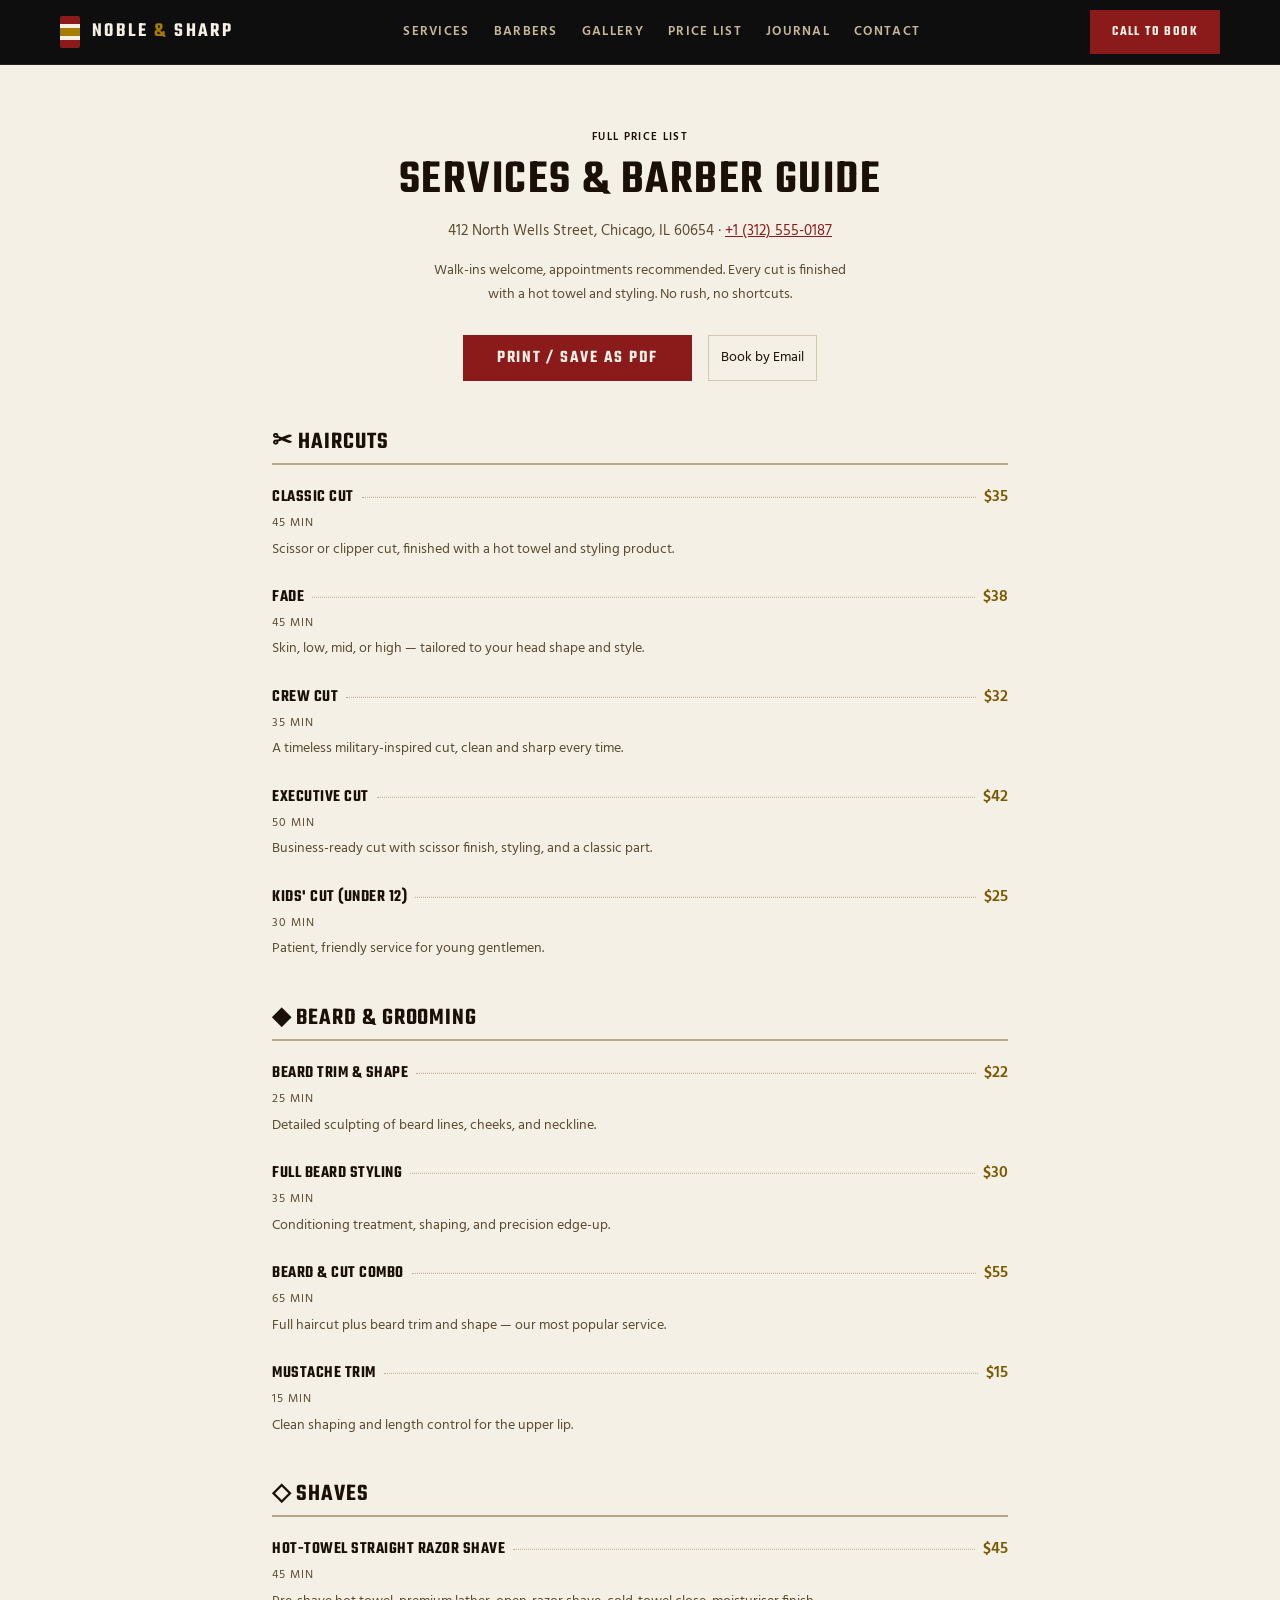
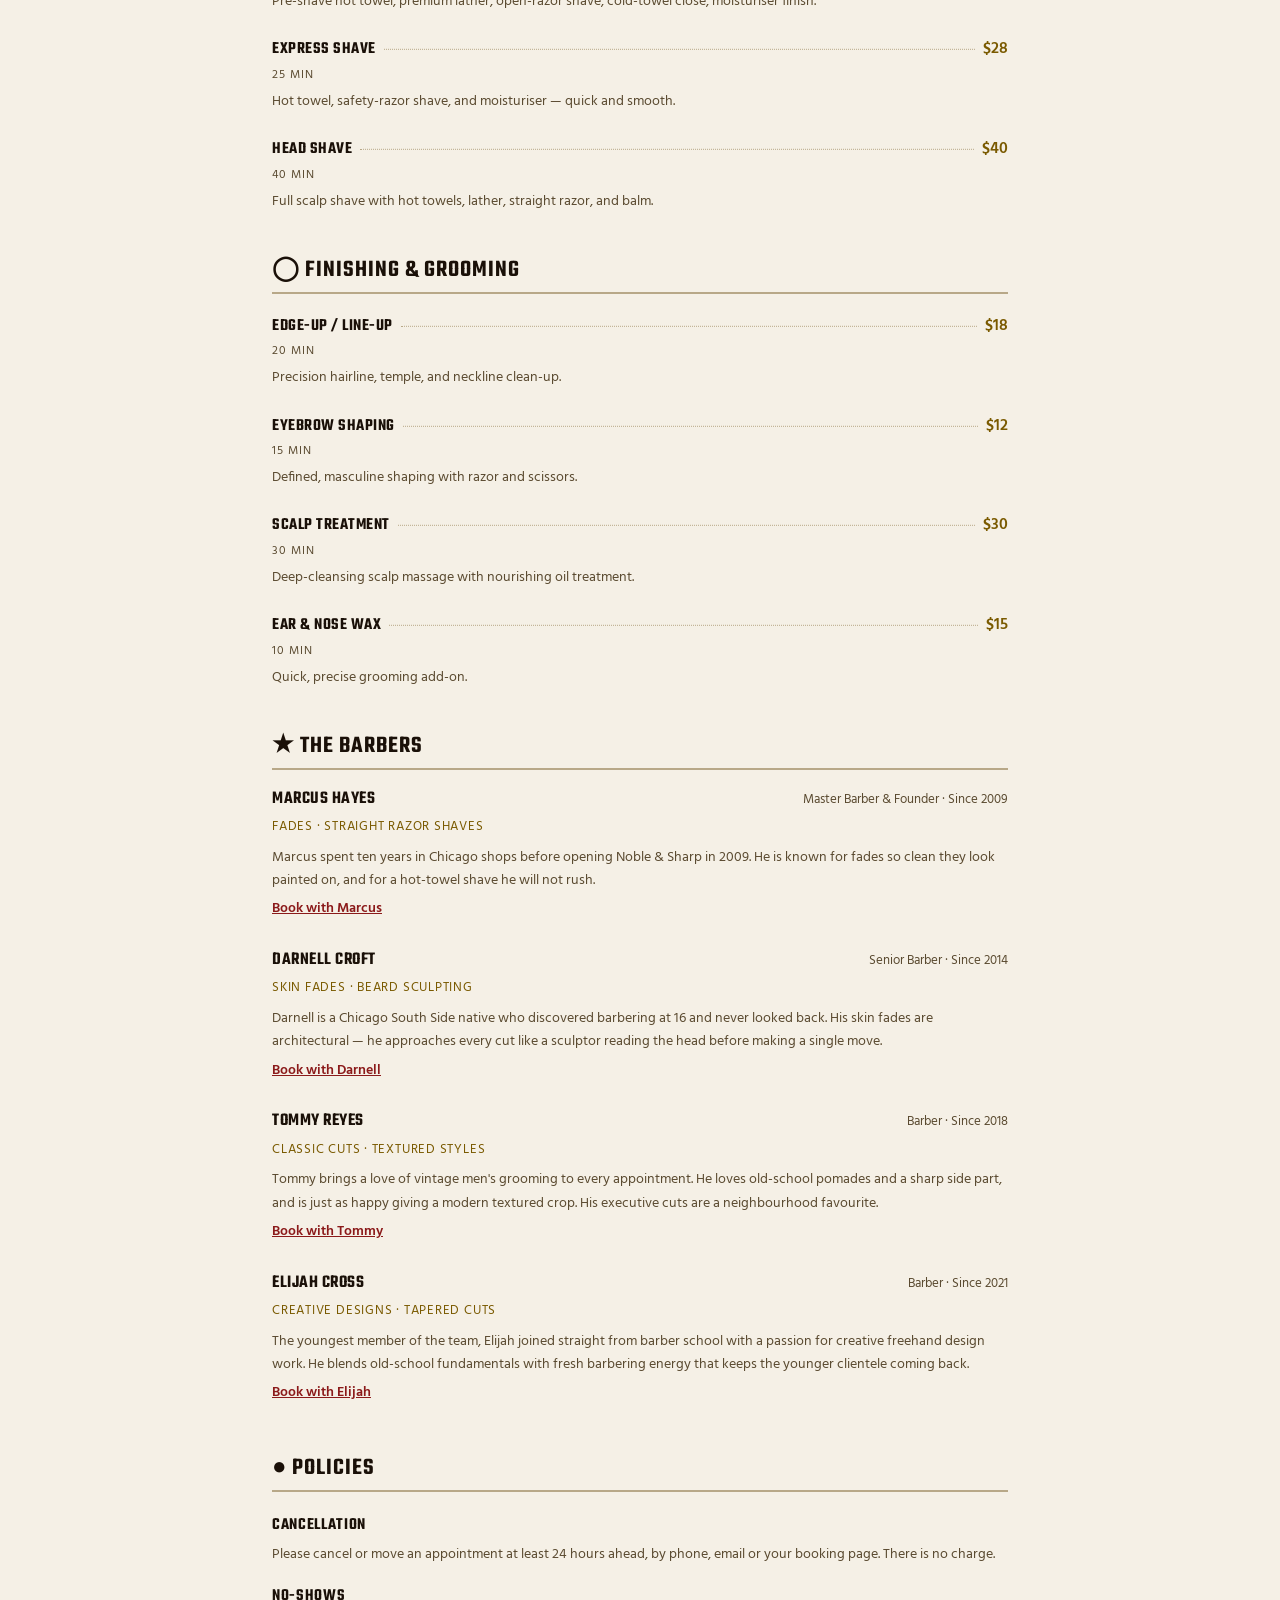
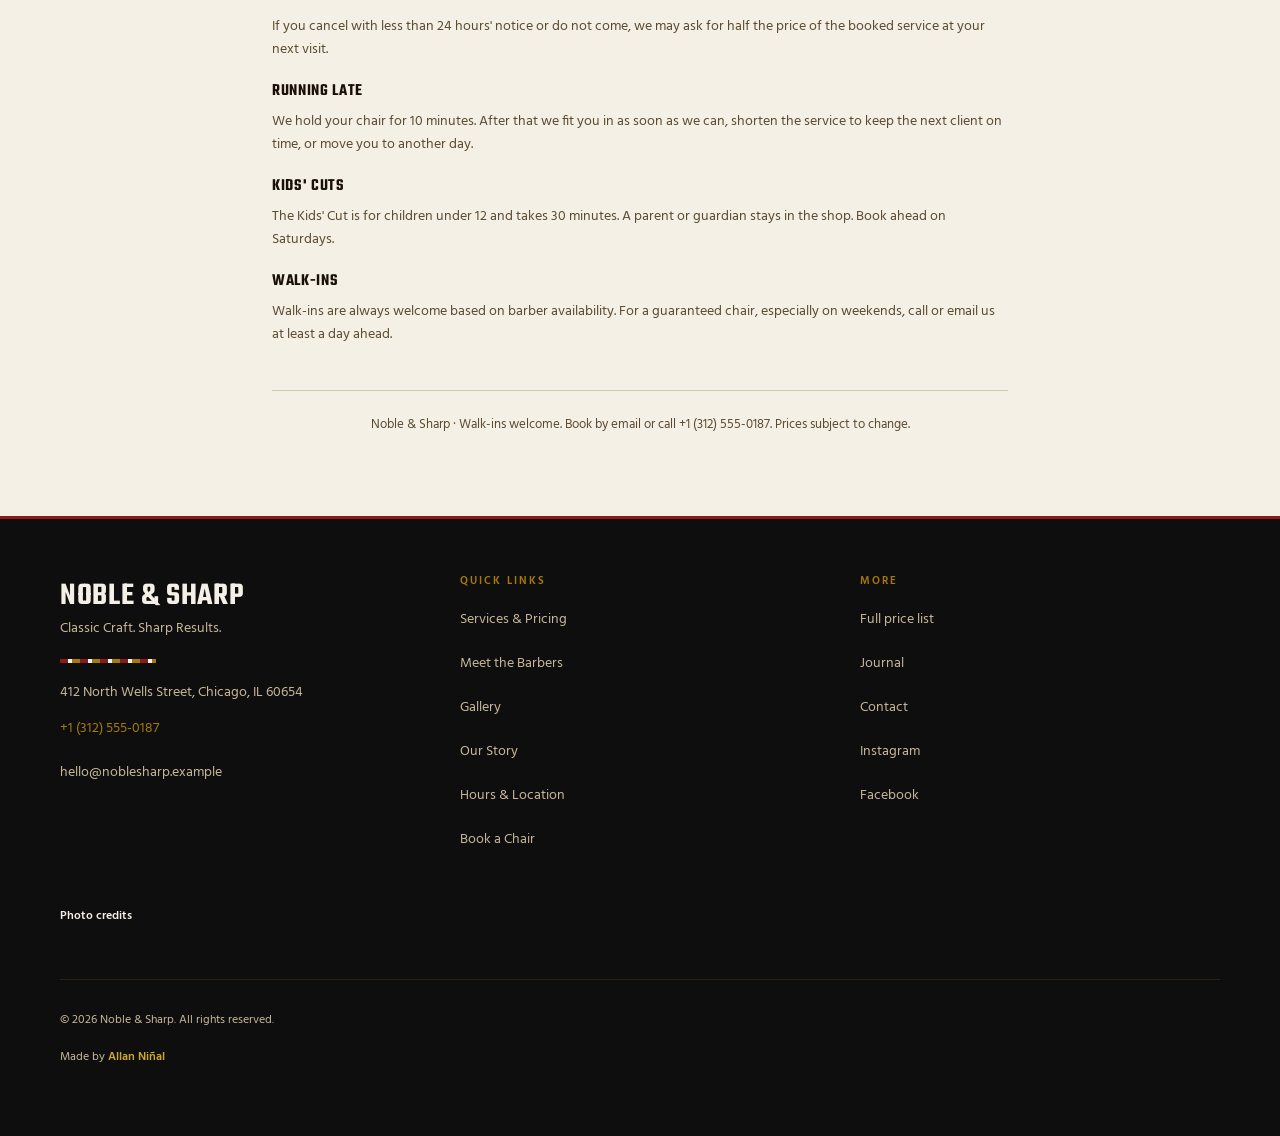
<file: services/index.html>
<!DOCTYPE html><html lang="en" class="scroll-smooth"> <head><meta charset="utf-8"><meta name="viewport" content="width=device-width, initial-scale=1, viewport-fit=cover"><meta name="theme-color" content="#0E0E0E"><title>Price List &amp; Barber Guide — Noble &amp; Sharp</title><meta name="description" content="Every cut, shave and beard service at Noble &#38; Sharp with prices and how long each takes, plus which barber to book for what."><link rel="canonical" href="https://example.com/services/"><meta name="robots" content="index, follow"><meta name="author" content="Noble &#38; Sharp Barbershop — Chicago, IL"><!-- Open Graph --><meta property="og:title" content="Price List &#38; Barber Guide — Noble &#38; Sharp"><meta property="og:description" content="Every cut, shave and beard service at Noble &#38; Sharp with prices and how long each takes, plus which barber to book for what."><meta property="og:url" content="https://example.com/services/"><meta property="og:type" content="website"><meta property="og:site_name" content="Noble &#38; Sharp"><meta property="og:locale" content="en_US"><meta property="og:image" content="https://example.com/og-image.png"><meta property="og:image:type" content="image/png"><meta property="og:image:width" content="1200"><meta property="og:image:height" content="630"><meta property="og:image:alt" content="Noble &#38; Sharp — Barbershop, Chicago"><!-- Twitter / X --><meta name="twitter:card" content="summary_large_image"><meta name="twitter:site" content="@example"><meta name="twitter:creator" content="@example"><meta name="twitter:title" content="Price List &#38; Barber Guide — Noble &#38; Sharp"><meta name="twitter:description" content="Every cut, shave and beard service at Noble &#38; Sharp with prices and how long each takes, plus which barber to book for what."><meta name="twitter:image" content="https://example.com/og-image.png"><link rel="icon" href="../favicon.svg" type="image/svg+xml"><link rel="apple-touch-icon" href="../favicon.svg"><script type="application/ld+json">{"@context":"https://schema.org","@type":"HairSalon","@id":"https://example.com/","name":"Noble & Sharp","url":"https://example.com/","description":"Noble & Sharp is a heritage barbershop in Chicago offering precision haircuts, fades, beard grooming, and hot-towel shaves. Walk-ins welcome. Book by phone or email.","telephone":"+1 (312) 555-0187","email":"hello@noblesharp.example","address":{"@type":"PostalAddress","streetAddress":"412 North Wells Street","addressLocality":"Chicago","addressRegion":"IL","postalCode":"60654","addressCountry":"US"},"openingHoursSpecification":[{"@type":"OpeningHoursSpecification","dayOfWeek":["Monday","Tuesday","Wednesday"],"opens":"09:00","closes":"19:00"},{"@type":"OpeningHoursSpecification","dayOfWeek":["Thursday"],"opens":"09:00","closes":"20:00"},{"@type":"OpeningHoursSpecification","dayOfWeek":["Friday"],"opens":"08:00","closes":"20:00"},{"@type":"OpeningHoursSpecification","dayOfWeek":"Saturday","opens":"08:00","closes":"19:00"},{"@type":"OpeningHoursSpecification","dayOfWeek":"Sunday","opens":"10:00","closes":"17:00"}],"priceRange":"$–$$","currenciesAccepted":"USD","paymentAccepted":"Cash, Credit Card","image":"https://example.com/og-image.png","sameAs":["https://www.instagram.com/","https://www.facebook.com/"]}</script><script type="application/ld+json">{"@context":"https://schema.org","@type":"Service","name":"Barbershop Services","provider":{"@type":"HairSalon","name":"Noble & Sharp"},"hasOfferCatalog":{"@type":"OfferCatalog","name":"Barbershop Services","itemListElement":[{"@type":"Offer","itemOffered":{"@type":"Service","name":"Classic Haircut"},"priceSpecification":{"@type":"PriceSpecification","priceCurrency":"USD","price":35}},{"@type":"Offer","itemOffered":{"@type":"Service","name":"Fade"},"priceSpecification":{"@type":"PriceSpecification","priceCurrency":"USD","price":38}},{"@type":"Offer","itemOffered":{"@type":"Service","name":"Hot-Towel Straight Razor Shave"},"priceSpecification":{"@type":"PriceSpecification","priceCurrency":"USD","price":45}},{"@type":"Offer","itemOffered":{"@type":"Service","name":"Beard & Cut Combo"},"priceSpecification":{"@type":"PriceSpecification","priceCurrency":"USD","price":55}}]}}</script><script type="application/ld+json">{"@context":"https://schema.org","@type":"BreadcrumbList","itemListElement":[{"@type":"ListItem","position":1,"name":"Home","item":"https://example.com/"},{"@type":"ListItem","position":2,"name":"Price List & Barber Guide","item":"https://example.com/services/"}]}</script><link rel="stylesheet" href="../assets/index.DkOlHXBH.css">
<style>.price-page[data-astro-cid-ucd2ps2b]{padding-block:4rem 5rem;background-color:var(--color-bg)}.price-head[data-astro-cid-ucd2ps2b]{text-align:center;max-width:46rem;margin:0 auto 3rem}.price-head[data-astro-cid-ucd2ps2b] .label-eyebrow[data-astro-cid-ucd2ps2b]{display:block}.price-head[data-astro-cid-ucd2ps2b] h1[data-astro-cid-ucd2ps2b]{font-family:var(--font-display, serif);font-size:clamp(2rem,5vw,3rem);color:var(--color-text);margin-top:.5rem}.price-sub[data-astro-cid-ucd2ps2b]{font-size:.9375rem;color:var(--color-text-muted);margin-top:.75rem}.price-link[data-astro-cid-ucd2ps2b]{color:var(--color-oxblood);text-decoration:underline}.price-note[data-astro-cid-ucd2ps2b]{font-size:.875rem;color:var(--color-text-muted);margin:1rem auto 0;max-width:52ch;line-height:1.7}.price-actions[data-astro-cid-ucd2ps2b]{display:flex;gap:1rem;justify-content:center;flex-wrap:wrap;margin-top:1.75rem}.price-section[data-astro-cid-ucd2ps2b]{max-width:46rem;margin:0 auto 2.75rem}.price-cat[data-astro-cid-ucd2ps2b]{font-family:var(--font-display, serif);font-size:1.5rem;color:var(--color-text);padding-bottom:.5rem;border-bottom:2px solid var(--color-border-strong);margin-bottom:1.25rem;text-transform:uppercase;letter-spacing:.04em}.price-list[data-astro-cid-ucd2ps2b],.barber-list[data-astro-cid-ucd2ps2b]{list-style:none;padding:0;margin:0;display:grid;gap:1.5rem}.price-item-head[data-astro-cid-ucd2ps2b]{display:flex;align-items:baseline;gap:.5rem}.price-item-name[data-astro-cid-ucd2ps2b]{font-family:var(--font-display, serif);font-size:1.0625rem;color:var(--color-text);margin:0}.price-item-dots[data-astro-cid-ucd2ps2b]{flex:1;border-bottom:1px dotted var(--color-border-strong);transform:translateY(-.2rem)}.price-item-from[data-astro-cid-ucd2ps2b]{font-weight:700;color:var(--color-brass-on-light);white-space:nowrap}.price-item-meta[data-astro-cid-ucd2ps2b]{font-size:.75rem;color:var(--color-text-muted);margin:.2rem 0 0;text-transform:uppercase;letter-spacing:.08em}.price-item-desc[data-astro-cid-ucd2ps2b]{font-size:.875rem;color:var(--color-text-muted);margin:.35rem 0 0;line-height:1.6}.barber-row-head[data-astro-cid-ucd2ps2b]{display:flex;align-items:baseline;justify-content:space-between;gap:1rem;flex-wrap:wrap}.barber-name[data-astro-cid-ucd2ps2b]{font-family:var(--font-display, serif);font-size:1.125rem;color:var(--color-text);margin:0}.barber-meta[data-astro-cid-ucd2ps2b]{font-size:.8125rem;color:var(--color-text-muted);white-space:nowrap}.barber-specialty[data-astro-cid-ucd2ps2b]{font-size:.8125rem;color:var(--color-brass-on-light);text-transform:uppercase;letter-spacing:.06em;margin:.4rem 0 0}.barber-bio[data-astro-cid-ucd2ps2b]{font-size:.875rem;color:var(--color-text-muted);margin:.5rem 0 0;line-height:1.65}.barber-book[data-astro-cid-ucd2ps2b]{font-size:.875rem;font-weight:600;display:inline-block;padding:.4rem 0;min-height:24px}.policy-list[data-astro-cid-ucd2ps2b]{margin:0;display:grid;gap:1.1rem}.policy-row[data-astro-cid-ucd2ps2b] dt[data-astro-cid-ucd2ps2b]{font-family:var(--font-display, serif);font-size:1.0625rem;color:var(--color-text);text-transform:uppercase;letter-spacing:.04em}.policy-row[data-astro-cid-ucd2ps2b] dd[data-astro-cid-ucd2ps2b]{margin:.25rem 0 0;font-size:.875rem;line-height:1.65;color:var(--color-text-muted)}.price-foot[data-astro-cid-ucd2ps2b]{max-width:46rem;margin:0 auto;font-size:.8125rem;color:var(--color-text-muted);text-align:center;padding-top:1.5rem;border-top:1px solid var(--color-border)}@media print{header,footer,aside[aria-label],.no-print[data-astro-cid-ucd2ps2b]{display:none!important}.price-page[data-astro-cid-ucd2ps2b]{padding-top:0!important}.price-section[data-astro-cid-ucd2ps2b]{-moz-column-break-inside:avoid;break-inside:avoid}}
</style><script type="module">document.getElementById("print-price")?.addEventListener("click",()=>window.print());
</script></head> <body class="min-h-screen flex flex-col antialiased" style="background-color: var(--color-bg); color: var(--color-text);"> <header class="site-header sticky top-0 z-50"> <div class="container-x flex items-center justify-between h-16 gap-4"> <!-- Wordmark --> <a href="../index.html" class="flex items-center gap-3" style="min-height: 44px;" aria-label="Noble &#38; Sharp — Home"> <span aria-hidden="true" class="pole-mark"></span> <span class="font-display text-xl tracking-widest uppercase" style="font-family: var(--font-display); color: var(--color-text-inv); letter-spacing: 0.12em; line-height:1;">
Noble <span style="color: var(--color-brass);">&amp;</span> Sharp
</span> </a> <nav aria-label="Main navigation" class="hidden lg:flex items-center gap-2"> <a href="../index.html#services" class="nav-link">Services</a><a href="../index.html#team" class="nav-link">Barbers</a><a href="../index.html#gallery" class="nav-link">Gallery</a><a href="./index.html" class="nav-link">Price List</a><a href="../journal/index.html" class="nav-link">Journal</a><a href="../contact/index.html" class="nav-link">Contact</a> </nav> <a href="tel:+13125550187" class="hidden lg:inline-flex btn-primary" style="font-size: 0.875rem; padding: 0.5rem 1.25rem; min-height: 44px;">
Call to Book
</a> <!-- Phone and tablet: menu (no JavaScript) --> <details class="mobile-menu lg:hidden"> <summary aria-label="Menu">Menu</summary> <nav aria-label="Mobile navigation"> <a href="../index.html#services">Services</a><a href="../index.html#team">Barbers</a><a href="../index.html#gallery">Gallery</a><a href="./index.html">Price List</a><a href="../journal/index.html">Journal</a><a href="../contact/index.html">Contact</a> <a href="tel:+13125550187" class="mobile-menu__cta">Call to Book</a> </nav> </details> </div> </header> <main class="flex-1">  <section class="price-page" aria-labelledby="price-heading" data-astro-cid-ucd2ps2b> <div class="container-x" data-astro-cid-ucd2ps2b> <header class="price-head" data-astro-cid-ucd2ps2b> <p class="label-eyebrow" data-astro-cid-ucd2ps2b>Full Price List</p> <h1 id="price-heading" data-astro-cid-ucd2ps2b>Services &amp; Barber Guide</h1> <p class="price-sub" data-astro-cid-ucd2ps2b> 412 North Wells Street, Chicago, IL 60654 &middot; <a href="tel:+13125550187" class="price-link" data-astro-cid-ucd2ps2b>+1 (312) 555-0187</a> </p> <p class="price-note" data-astro-cid-ucd2ps2b>
Walk-ins welcome, appointments recommended. Every cut is finished with a hot towel and styling. No rush, no shortcuts.
</p> <div class="price-actions no-print" data-astro-cid-ucd2ps2b> <button id="print-price" class="btn-primary" type="button" data-astro-cid-ucd2ps2b>Print / Save as PDF</button> <a href="mailto:hello@noblesharp.example?subject=Booking%20request" class="btn-ghost" data-astro-cid-ucd2ps2b>Book by Email</a> </div> </header> <section class="price-section" aria-labelledby="price-cuts" data-astro-cid-ucd2ps2b> <h2 id="price-cuts" class="price-cat" data-astro-cid-ucd2ps2b> <span aria-hidden="true" data-astro-cid-ucd2ps2b>✂</span> Haircuts </h2> <ul class="price-list" role="list" data-astro-cid-ucd2ps2b> <li class="price-item" data-astro-cid-ucd2ps2b> <div class="price-item-head" data-astro-cid-ucd2ps2b> <h3 class="price-item-name" data-astro-cid-ucd2ps2b>Classic Cut</h3> <span class="price-item-dots" aria-hidden="true" data-astro-cid-ucd2ps2b></span> <span class="price-item-from" data-astro-cid-ucd2ps2b>$35</span> </div> <p class="price-item-meta" data-astro-cid-ucd2ps2b>45 min</p> <p class="price-item-desc" data-astro-cid-ucd2ps2b>Scissor or clipper cut, finished with a hot towel and styling product.</p> </li><li class="price-item" data-astro-cid-ucd2ps2b> <div class="price-item-head" data-astro-cid-ucd2ps2b> <h3 class="price-item-name" data-astro-cid-ucd2ps2b>Fade</h3> <span class="price-item-dots" aria-hidden="true" data-astro-cid-ucd2ps2b></span> <span class="price-item-from" data-astro-cid-ucd2ps2b>$38</span> </div> <p class="price-item-meta" data-astro-cid-ucd2ps2b>45 min</p> <p class="price-item-desc" data-astro-cid-ucd2ps2b>Skin, low, mid, or high — tailored to your head shape and style.</p> </li><li class="price-item" data-astro-cid-ucd2ps2b> <div class="price-item-head" data-astro-cid-ucd2ps2b> <h3 class="price-item-name" data-astro-cid-ucd2ps2b>Crew Cut</h3> <span class="price-item-dots" aria-hidden="true" data-astro-cid-ucd2ps2b></span> <span class="price-item-from" data-astro-cid-ucd2ps2b>$32</span> </div> <p class="price-item-meta" data-astro-cid-ucd2ps2b>35 min</p> <p class="price-item-desc" data-astro-cid-ucd2ps2b>A timeless military-inspired cut, clean and sharp every time.</p> </li><li class="price-item" data-astro-cid-ucd2ps2b> <div class="price-item-head" data-astro-cid-ucd2ps2b> <h3 class="price-item-name" data-astro-cid-ucd2ps2b>Executive Cut</h3> <span class="price-item-dots" aria-hidden="true" data-astro-cid-ucd2ps2b></span> <span class="price-item-from" data-astro-cid-ucd2ps2b>$42</span> </div> <p class="price-item-meta" data-astro-cid-ucd2ps2b>50 min</p> <p class="price-item-desc" data-astro-cid-ucd2ps2b>Business-ready cut with scissor finish, styling, and a classic part.</p> </li><li class="price-item" data-astro-cid-ucd2ps2b> <div class="price-item-head" data-astro-cid-ucd2ps2b> <h3 class="price-item-name" data-astro-cid-ucd2ps2b>Kids&#39; Cut (under 12)</h3> <span class="price-item-dots" aria-hidden="true" data-astro-cid-ucd2ps2b></span> <span class="price-item-from" data-astro-cid-ucd2ps2b>$25</span> </div> <p class="price-item-meta" data-astro-cid-ucd2ps2b>30 min</p> <p class="price-item-desc" data-astro-cid-ucd2ps2b>Patient, friendly service for young gentlemen.</p> </li> </ul> </section><section class="price-section" aria-labelledby="price-beard" data-astro-cid-ucd2ps2b> <h2 id="price-beard" class="price-cat" data-astro-cid-ucd2ps2b> <span aria-hidden="true" data-astro-cid-ucd2ps2b>◆</span> Beard &amp; Grooming </h2> <ul class="price-list" role="list" data-astro-cid-ucd2ps2b> <li class="price-item" data-astro-cid-ucd2ps2b> <div class="price-item-head" data-astro-cid-ucd2ps2b> <h3 class="price-item-name" data-astro-cid-ucd2ps2b>Beard Trim &amp; Shape</h3> <span class="price-item-dots" aria-hidden="true" data-astro-cid-ucd2ps2b></span> <span class="price-item-from" data-astro-cid-ucd2ps2b>$22</span> </div> <p class="price-item-meta" data-astro-cid-ucd2ps2b>25 min</p> <p class="price-item-desc" data-astro-cid-ucd2ps2b>Detailed sculpting of beard lines, cheeks, and neckline.</p> </li><li class="price-item" data-astro-cid-ucd2ps2b> <div class="price-item-head" data-astro-cid-ucd2ps2b> <h3 class="price-item-name" data-astro-cid-ucd2ps2b>Full Beard Styling</h3> <span class="price-item-dots" aria-hidden="true" data-astro-cid-ucd2ps2b></span> <span class="price-item-from" data-astro-cid-ucd2ps2b>$30</span> </div> <p class="price-item-meta" data-astro-cid-ucd2ps2b>35 min</p> <p class="price-item-desc" data-astro-cid-ucd2ps2b>Conditioning treatment, shaping, and precision edge-up.</p> </li><li class="price-item" data-astro-cid-ucd2ps2b> <div class="price-item-head" data-astro-cid-ucd2ps2b> <h3 class="price-item-name" data-astro-cid-ucd2ps2b>Beard &amp; Cut Combo</h3> <span class="price-item-dots" aria-hidden="true" data-astro-cid-ucd2ps2b></span> <span class="price-item-from" data-astro-cid-ucd2ps2b>$55</span> </div> <p class="price-item-meta" data-astro-cid-ucd2ps2b>65 min</p> <p class="price-item-desc" data-astro-cid-ucd2ps2b>Full haircut plus beard trim and shape — our most popular service.</p> </li><li class="price-item" data-astro-cid-ucd2ps2b> <div class="price-item-head" data-astro-cid-ucd2ps2b> <h3 class="price-item-name" data-astro-cid-ucd2ps2b>Mustache Trim</h3> <span class="price-item-dots" aria-hidden="true" data-astro-cid-ucd2ps2b></span> <span class="price-item-from" data-astro-cid-ucd2ps2b>$15</span> </div> <p class="price-item-meta" data-astro-cid-ucd2ps2b>15 min</p> <p class="price-item-desc" data-astro-cid-ucd2ps2b>Clean shaping and length control for the upper lip.</p> </li> </ul> </section><section class="price-section" aria-labelledby="price-shave" data-astro-cid-ucd2ps2b> <h2 id="price-shave" class="price-cat" data-astro-cid-ucd2ps2b> <span aria-hidden="true" data-astro-cid-ucd2ps2b>◇</span> Shaves </h2> <ul class="price-list" role="list" data-astro-cid-ucd2ps2b> <li class="price-item" data-astro-cid-ucd2ps2b> <div class="price-item-head" data-astro-cid-ucd2ps2b> <h3 class="price-item-name" data-astro-cid-ucd2ps2b>Hot-Towel Straight Razor Shave</h3> <span class="price-item-dots" aria-hidden="true" data-astro-cid-ucd2ps2b></span> <span class="price-item-from" data-astro-cid-ucd2ps2b>$45</span> </div> <p class="price-item-meta" data-astro-cid-ucd2ps2b>45 min</p> <p class="price-item-desc" data-astro-cid-ucd2ps2b>Pre-shave hot towel, premium lather, open-razor shave, cold-towel close, moisturiser finish.</p> </li><li class="price-item" data-astro-cid-ucd2ps2b> <div class="price-item-head" data-astro-cid-ucd2ps2b> <h3 class="price-item-name" data-astro-cid-ucd2ps2b>Express Shave</h3> <span class="price-item-dots" aria-hidden="true" data-astro-cid-ucd2ps2b></span> <span class="price-item-from" data-astro-cid-ucd2ps2b>$28</span> </div> <p class="price-item-meta" data-astro-cid-ucd2ps2b>25 min</p> <p class="price-item-desc" data-astro-cid-ucd2ps2b>Hot towel, safety-razor shave, and moisturiser — quick and smooth.</p> </li><li class="price-item" data-astro-cid-ucd2ps2b> <div class="price-item-head" data-astro-cid-ucd2ps2b> <h3 class="price-item-name" data-astro-cid-ucd2ps2b>Head Shave</h3> <span class="price-item-dots" aria-hidden="true" data-astro-cid-ucd2ps2b></span> <span class="price-item-from" data-astro-cid-ucd2ps2b>$40</span> </div> <p class="price-item-meta" data-astro-cid-ucd2ps2b>40 min</p> <p class="price-item-desc" data-astro-cid-ucd2ps2b>Full scalp shave with hot towels, lather, straight razor, and balm.</p> </li> </ul> </section><section class="price-section" aria-labelledby="price-grooming" data-astro-cid-ucd2ps2b> <h2 id="price-grooming" class="price-cat" data-astro-cid-ucd2ps2b> <span aria-hidden="true" data-astro-cid-ucd2ps2b>◯</span> Finishing &amp; Grooming </h2> <ul class="price-list" role="list" data-astro-cid-ucd2ps2b> <li class="price-item" data-astro-cid-ucd2ps2b> <div class="price-item-head" data-astro-cid-ucd2ps2b> <h3 class="price-item-name" data-astro-cid-ucd2ps2b>Edge-Up / Line-Up</h3> <span class="price-item-dots" aria-hidden="true" data-astro-cid-ucd2ps2b></span> <span class="price-item-from" data-astro-cid-ucd2ps2b>$18</span> </div> <p class="price-item-meta" data-astro-cid-ucd2ps2b>20 min</p> <p class="price-item-desc" data-astro-cid-ucd2ps2b>Precision hairline, temple, and neckline clean-up.</p> </li><li class="price-item" data-astro-cid-ucd2ps2b> <div class="price-item-head" data-astro-cid-ucd2ps2b> <h3 class="price-item-name" data-astro-cid-ucd2ps2b>Eyebrow Shaping</h3> <span class="price-item-dots" aria-hidden="true" data-astro-cid-ucd2ps2b></span> <span class="price-item-from" data-astro-cid-ucd2ps2b>$12</span> </div> <p class="price-item-meta" data-astro-cid-ucd2ps2b>15 min</p> <p class="price-item-desc" data-astro-cid-ucd2ps2b>Defined, masculine shaping with razor and scissors.</p> </li><li class="price-item" data-astro-cid-ucd2ps2b> <div class="price-item-head" data-astro-cid-ucd2ps2b> <h3 class="price-item-name" data-astro-cid-ucd2ps2b>Scalp Treatment</h3> <span class="price-item-dots" aria-hidden="true" data-astro-cid-ucd2ps2b></span> <span class="price-item-from" data-astro-cid-ucd2ps2b>$30</span> </div> <p class="price-item-meta" data-astro-cid-ucd2ps2b>30 min</p> <p class="price-item-desc" data-astro-cid-ucd2ps2b>Deep-cleansing scalp massage with nourishing oil treatment.</p> </li><li class="price-item" data-astro-cid-ucd2ps2b> <div class="price-item-head" data-astro-cid-ucd2ps2b> <h3 class="price-item-name" data-astro-cid-ucd2ps2b>Ear &amp; Nose Wax</h3> <span class="price-item-dots" aria-hidden="true" data-astro-cid-ucd2ps2b></span> <span class="price-item-from" data-astro-cid-ucd2ps2b>$15</span> </div> <p class="price-item-meta" data-astro-cid-ucd2ps2b>10 min</p> <p class="price-item-desc" data-astro-cid-ucd2ps2b>Quick, precise grooming add-on.</p> </li> </ul> </section> <section class="price-section" aria-labelledby="price-team" data-astro-cid-ucd2ps2b> <h2 id="price-team" class="price-cat" data-astro-cid-ucd2ps2b><span aria-hidden="true" data-astro-cid-ucd2ps2b>&#9733;</span> The Barbers</h2> <ul class="barber-list" role="list" data-astro-cid-ucd2ps2b> <li class="barber-row" data-astro-cid-ucd2ps2b> <div class="barber-row-head" data-astro-cid-ucd2ps2b> <h3 class="barber-name" data-astro-cid-ucd2ps2b>Marcus Hayes</h3> <span class="barber-meta" data-astro-cid-ucd2ps2b>Master Barber &amp; Founder &middot; Since 2009</span> </div> <p class="barber-specialty" data-astro-cid-ucd2ps2b>Fades · Straight Razor Shaves</p> <p class="barber-bio" data-astro-cid-ucd2ps2b>Marcus spent ten years in Chicago shops before opening Noble &amp; Sharp in 2009. He is known for fades so clean they look painted on, and for a hot-towel shave he will not rush.</p> <p class="no-print" data-astro-cid-ucd2ps2b><a href="https://example.com/book/noble-sharp/marcus-hayes" class="price-link barber-book" data-astro-cid-ucd2ps2b>Book with Marcus</a></p> </li><li class="barber-row" data-astro-cid-ucd2ps2b> <div class="barber-row-head" data-astro-cid-ucd2ps2b> <h3 class="barber-name" data-astro-cid-ucd2ps2b>Darnell Croft</h3> <span class="barber-meta" data-astro-cid-ucd2ps2b>Senior Barber &middot; Since 2014</span> </div> <p class="barber-specialty" data-astro-cid-ucd2ps2b>Skin Fades · Beard Sculpting</p> <p class="barber-bio" data-astro-cid-ucd2ps2b>Darnell is a Chicago South Side native who discovered barbering at 16 and never looked back. His skin fades are architectural — he approaches every cut like a sculptor reading the head before making a single move.</p> <p class="no-print" data-astro-cid-ucd2ps2b><a href="https://example.com/book/noble-sharp/darnell-croft" class="price-link barber-book" data-astro-cid-ucd2ps2b>Book with Darnell</a></p> </li><li class="barber-row" data-astro-cid-ucd2ps2b> <div class="barber-row-head" data-astro-cid-ucd2ps2b> <h3 class="barber-name" data-astro-cid-ucd2ps2b>Tommy Reyes</h3> <span class="barber-meta" data-astro-cid-ucd2ps2b>Barber &middot; Since 2018</span> </div> <p class="barber-specialty" data-astro-cid-ucd2ps2b>Classic Cuts · Textured Styles</p> <p class="barber-bio" data-astro-cid-ucd2ps2b>Tommy brings a love of vintage men&#39;s grooming to every appointment. He loves old-school pomades and a sharp side part, and is just as happy giving a modern textured crop. His executive cuts are a neighbourhood favourite.</p> <p class="no-print" data-astro-cid-ucd2ps2b><a href="https://example.com/book/noble-sharp/tommy-reyes" class="price-link barber-book" data-astro-cid-ucd2ps2b>Book with Tommy</a></p> </li><li class="barber-row" data-astro-cid-ucd2ps2b> <div class="barber-row-head" data-astro-cid-ucd2ps2b> <h3 class="barber-name" data-astro-cid-ucd2ps2b>Elijah Cross</h3> <span class="barber-meta" data-astro-cid-ucd2ps2b>Barber &middot; Since 2021</span> </div> <p class="barber-specialty" data-astro-cid-ucd2ps2b>Creative Designs · Tapered Cuts</p> <p class="barber-bio" data-astro-cid-ucd2ps2b>The youngest member of the team, Elijah joined straight from barber school with a passion for creative freehand design work. He blends old-school fundamentals with fresh barbering energy that keeps the younger clientele coming back.</p> <p class="no-print" data-astro-cid-ucd2ps2b><a href="https://example.com/book/noble-sharp" class="price-link barber-book" data-astro-cid-ucd2ps2b>Book with Elijah</a></p> </li> </ul> </section> <section class="price-section" aria-labelledby="price-policies" data-astro-cid-ucd2ps2b> <h2 id="price-policies" class="price-cat" data-astro-cid-ucd2ps2b><span aria-hidden="true" data-astro-cid-ucd2ps2b>&#9679;</span> Policies</h2> <dl class="policy-list" data-astro-cid-ucd2ps2b> <div class="policy-row" data-astro-cid-ucd2ps2b> <dt data-astro-cid-ucd2ps2b>Cancellation</dt> <dd data-astro-cid-ucd2ps2b>Please cancel or move an appointment at least 24 hours ahead, by phone, email or your booking page. There is no charge.</dd> </div><div class="policy-row" data-astro-cid-ucd2ps2b> <dt data-astro-cid-ucd2ps2b>No-shows</dt> <dd data-astro-cid-ucd2ps2b>If you cancel with less than 24 hours&#39; notice or do not come, we may ask for half the price of the booked service at your next visit.</dd> </div><div class="policy-row" data-astro-cid-ucd2ps2b> <dt data-astro-cid-ucd2ps2b>Running late</dt> <dd data-astro-cid-ucd2ps2b>We hold your chair for 10 minutes. After that we fit you in as soon as we can, shorten the service to keep the next client on time, or move you to another day.</dd> </div><div class="policy-row" data-astro-cid-ucd2ps2b> <dt data-astro-cid-ucd2ps2b>Kids&#39; cuts</dt> <dd data-astro-cid-ucd2ps2b>The Kids&#39; Cut is for children under 12 and takes 30 minutes. A parent or guardian stays in the shop. Book ahead on Saturdays.</dd> </div><div class="policy-row" data-astro-cid-ucd2ps2b> <dt data-astro-cid-ucd2ps2b>Walk-ins</dt> <dd data-astro-cid-ucd2ps2b>Walk-ins are always welcome based on barber availability. For a guaranteed chair, especially on weekends, call or email us at least a day ahead.</dd> </div> </dl> </section> <p class="price-foot" data-astro-cid-ucd2ps2b> Noble &amp; Sharp &middot; Walk-ins welcome. Book by email or call +1 (312) 555-0187. Prices subject to change.
</p> </div> </section>  </main> <footer class="site-footer" style="background-color: var(--color-dark); border-top: 3px solid var(--color-oxblood);" data-astro-cid-gcn2mc3v> <div class="container-x py-14" data-astro-cid-gcn2mc3v> <div class="grid grid-cols-1 md:grid-cols-3 gap-10" data-astro-cid-gcn2mc3v> <!-- Brand column --> <div data-astro-cid-gcn2mc3v> <a href="../index.html" aria-label="Noble &#38; Sharp — Home" style="display:inline-flex;align-items:center;min-height:44px;" data-astro-cid-gcn2mc3v> <span class="headline-md" style="color: var(--color-text-inv);" data-astro-cid-gcn2mc3v>Noble &amp; Sharp</span> </a> <p class="text-sm mb-5" style="color: var(--color-text-inv-muted); font-family: var(--font-body);" data-astro-cid-gcn2mc3v> Classic Craft. Sharp Results. </p> <div aria-hidden="true" class="h-1 w-24 mb-5" style="background: repeating-linear-gradient(90deg, var(--color-oxblood) 0, var(--color-oxblood) 8px, #F5F0E6 8px, #F5F0E6 12px, var(--color-brass) 12px, var(--color-brass) 20px);" data-astro-cid-gcn2mc3v></div> <address class="not-italic text-sm" style="color: var(--color-text-inv-muted); font-family: var(--font-body);" data-astro-cid-gcn2mc3v> <p data-astro-cid-gcn2mc3v>412 North Wells Street, Chicago, IL 60654</p> <p class="mt-1" data-astro-cid-gcn2mc3v><a href="tel:+13125550187" class="footer-link" style="color: var(--color-brass);" data-astro-cid-gcn2mc3v>+1 (312) 555-0187</a></p> <p data-astro-cid-gcn2mc3v><a href="mailto:hello@noblesharp.example" class="footer-link" data-astro-cid-gcn2mc3v>hello@noblesharp.example</a></p> </address> </div> <!-- Quick links --> <div data-astro-cid-gcn2mc3v> <h2 class="eyebrow-inv mb-3" data-astro-cid-gcn2mc3v>Quick Links</h2> <ul class="list-none p-0 m-0" data-astro-cid-gcn2mc3v> <li data-astro-cid-gcn2mc3v><a href="../index.html#services" class="footer-link" data-astro-cid-gcn2mc3v>Services &amp; Pricing</a></li><li data-astro-cid-gcn2mc3v><a href="../index.html#team" class="footer-link" data-astro-cid-gcn2mc3v>Meet the Barbers</a></li><li data-astro-cid-gcn2mc3v><a href="../index.html#gallery" class="footer-link" data-astro-cid-gcn2mc3v>Gallery</a></li><li data-astro-cid-gcn2mc3v><a href="../index.html#about" class="footer-link" data-astro-cid-gcn2mc3v>Our Story</a></li><li data-astro-cid-gcn2mc3v><a href="../index.html#hours" class="footer-link" data-astro-cid-gcn2mc3v>Hours &amp; Location</a></li><li data-astro-cid-gcn2mc3v><a href="../index.html#booking" class="footer-link" data-astro-cid-gcn2mc3v>Book a Chair</a></li> </ul> </div> <!-- Pages and social --> <div data-astro-cid-gcn2mc3v> <h2 class="eyebrow-inv mb-3" data-astro-cid-gcn2mc3v>More</h2> <ul class="list-none p-0 m-0" data-astro-cid-gcn2mc3v> <li data-astro-cid-gcn2mc3v><a href="./index.html" class="footer-link" data-astro-cid-gcn2mc3v>Full price list</a></li> <li data-astro-cid-gcn2mc3v><a href="../journal/index.html" class="footer-link" data-astro-cid-gcn2mc3v>Journal</a></li> <li data-astro-cid-gcn2mc3v><a href="../contact/index.html" class="footer-link" data-astro-cid-gcn2mc3v>Contact</a></li> <li data-astro-cid-gcn2mc3v><a href="https://www.instagram.com/" class="footer-link" target="_blank" rel="noopener noreferrer" data-astro-cid-gcn2mc3v>Instagram</a></li> <li data-astro-cid-gcn2mc3v><a href="https://www.facebook.com/" class="footer-link" target="_blank" rel="noopener noreferrer" data-astro-cid-gcn2mc3v>Facebook</a></li> </ul> </div> </div> <!-- Photo credits. Required while you use the demo photos (Unsplash asks for
         the photographer and a link). Delete this whole <details> block once you
         have replaced the photos with your own. --> <details class="photo-credits" data-photo-credits data-astro-cid-gcn2mc3v> <summary data-astro-cid-gcn2mc3v>Photo credits</summary> <p data-astro-cid-gcn2mc3v>
Demo photographs from <a href="https://unsplash.com/?utm_source=allanninal_dev&utm_medium=referral" data-astro-cid-gcn2mc3v>Unsplash</a>, <a href="https://www.pexels.com/" data-astro-cid-gcn2mc3v>Pexels</a> and <a href="https://pixabay.com/" data-astro-cid-gcn2mc3v>Pixabay</a>. Replace them, and these credits, with your own before launch.
</p> <ul data-astro-cid-gcn2mc3v> <li data-astro-cid-gcn2mc3v>Barbershop chairs: Photo by <a href="https://unsplash.com/@onatecan?utm_source=allanninal_dev&utm_medium=referral" data-astro-cid-gcn2mc3v>Nathon Oski</a> on <a href="https://unsplash.com/photos/black-leather-barber-chair-near-brown-brick-wall-EW_rqoSdDes?utm_source=allanninal_dev&utm_medium=referral" data-astro-cid-gcn2mc3v>Unsplash</a></li><li data-astro-cid-gcn2mc3v>Scissor over comb: Photo by <a href="https://unsplash.com/@theshuttervision?utm_source=allanninal_dev&utm_medium=referral" data-astro-cid-gcn2mc3v>Jonathan Cooper</a> on <a href="https://unsplash.com/photos/person-holding-white-and-gold-hair-comb-sS3qRFsKZlg?utm_source=allanninal_dev&utm_medium=referral" data-astro-cid-gcn2mc3v>Unsplash</a></li><li data-astro-cid-gcn2mc3v>Low fade: Photo by <a href="https://www.pexels.com/@artempodrez" data-astro-cid-gcn2mc3v>Artem Podrez</a> on <a href="https://www.pexels.com/photo/grayscale-photo-of-the-back-of-the-head-of-a-person-7956486/" data-astro-cid-gcn2mc3v>Pexels</a></li><li data-astro-cid-gcn2mc3v>Thinning the top: Photo by <a href="https://unsplash.com/@modelyano?utm_source=allanninal_dev&utm_medium=referral" data-astro-cid-gcn2mc3v>Gulom Nazarov</a> on <a href="https://unsplash.com/photos/DrG4V5skbMY?utm_source=allanninal_dev&utm_medium=referral" data-astro-cid-gcn2mc3v>Unsplash</a></li><li data-astro-cid-gcn2mc3v>Clipper fade: Photo by <a href="https://pixabay.com/users/ReviloCreations-4385579/" data-astro-cid-gcn2mc3v>ReviloCreations</a> on <a href="https://pixabay.com/photos/barber-haircut-male-curly-afro-5711575/" data-astro-cid-gcn2mc3v>Pixabay</a></li><li data-astro-cid-gcn2mc3v>Freehand design: Photo by <a href="https://pixabay.com/users/cecilia_-470302/" data-astro-cid-gcn2mc3v>cecilia_</a> on <a href="https://pixabay.com/photos/africa-haircut-hairdressing-7257837/" data-astro-cid-gcn2mc3v>Pixabay</a></li><li data-astro-cid-gcn2mc3v>Hot-towel shave: Photo by <a href="https://unsplash.com/@theshuttervision?utm_source=allanninal_dev&utm_medium=referral" data-astro-cid-gcn2mc3v>Jonathan Cooper</a> on <a href="https://unsplash.com/photos/Nh-A851W2ro?utm_source=allanninal_dev&utm_medium=referral" data-astro-cid-gcn2mc3v>Unsplash</a></li><li data-astro-cid-gcn2mc3v>Neckline: Photo by <a href="https://unsplash.com/@itspminhai?utm_source=allanninal_dev&utm_medium=referral" data-astro-cid-gcn2mc3v>Hai Phung</a> on <a href="https://unsplash.com/photos/person-using-white-hair-clipper-m4Pd_e-4zKs?utm_source=allanninal_dev&utm_medium=referral" data-astro-cid-gcn2mc3v>Unsplash</a></li><li data-astro-cid-gcn2mc3v>Razor and brush: Photo by <a href="https://pixabay.com/users/jackmac34-483877/" data-astro-cid-gcn2mc3v>jackmac34</a> on <a href="https://pixabay.com/photos/shaver-beard-barber-badger-shaving-1179458/" data-astro-cid-gcn2mc3v>Pixabay</a></li><li data-astro-cid-gcn2mc3v>A cut in progress: Photo by <a href="https://pixabay.com/users/mostafa_meraji-13551092/" data-astro-cid-gcn2mc3v>mostafa_meraji</a> on <a href="https://pixabay.com/photos/haircut-electric-shaver-barber-shop-6797912/" data-astro-cid-gcn2mc3v>Pixabay</a></li><li data-astro-cid-gcn2mc3v>Shaving bowl and razors: Photo by <a href="https://www.pexels.com/@nickoloui" data-astro-cid-gcn2mc3v>Nikolaos Dimou</a> on <a href="https://www.pexels.com/photo/gray-hand-tool-1319459/" data-astro-cid-gcn2mc3v>Pexels</a></li><li data-astro-cid-gcn2mc3v>A fade and beard from behind: Photo by <a href="https://www.pexels.com/@ali-aliev-415042" data-astro-cid-gcn2mc3v>Ali Aliev</a> on <a href="https://www.pexels.com/photo/back-view-of-man-with-black-hair-12074386/" data-astro-cid-gcn2mc3v>Pexels</a></li> </ul> </details> <div class="mt-10 pt-8" style="border-top: 1px solid var(--color-dark-3);" data-astro-cid-gcn2mc3v> <p class="text-xs" style="color: var(--color-text-inv-muted); font-family: var(--font-body);" data-astro-cid-gcn2mc3v>
&copy; 2026 Noble &amp; Sharp. All rights reserved.
</p>  <p class="maker-credit" data-maker-credit="1" data-astro-cid-gcn2mc3v>Made by <a style="display:inline-flex;align-items:center;min-height:44px;" href="https://www.linkedin.com/in/allanninal/" data-maker-credit="1" target="_blank" rel="noopener noreferrer" data-astro-cid-gcn2mc3v>Allan Ni&ntilde;al</a></p> </div> </div> </footer>   </body></html>
</file>
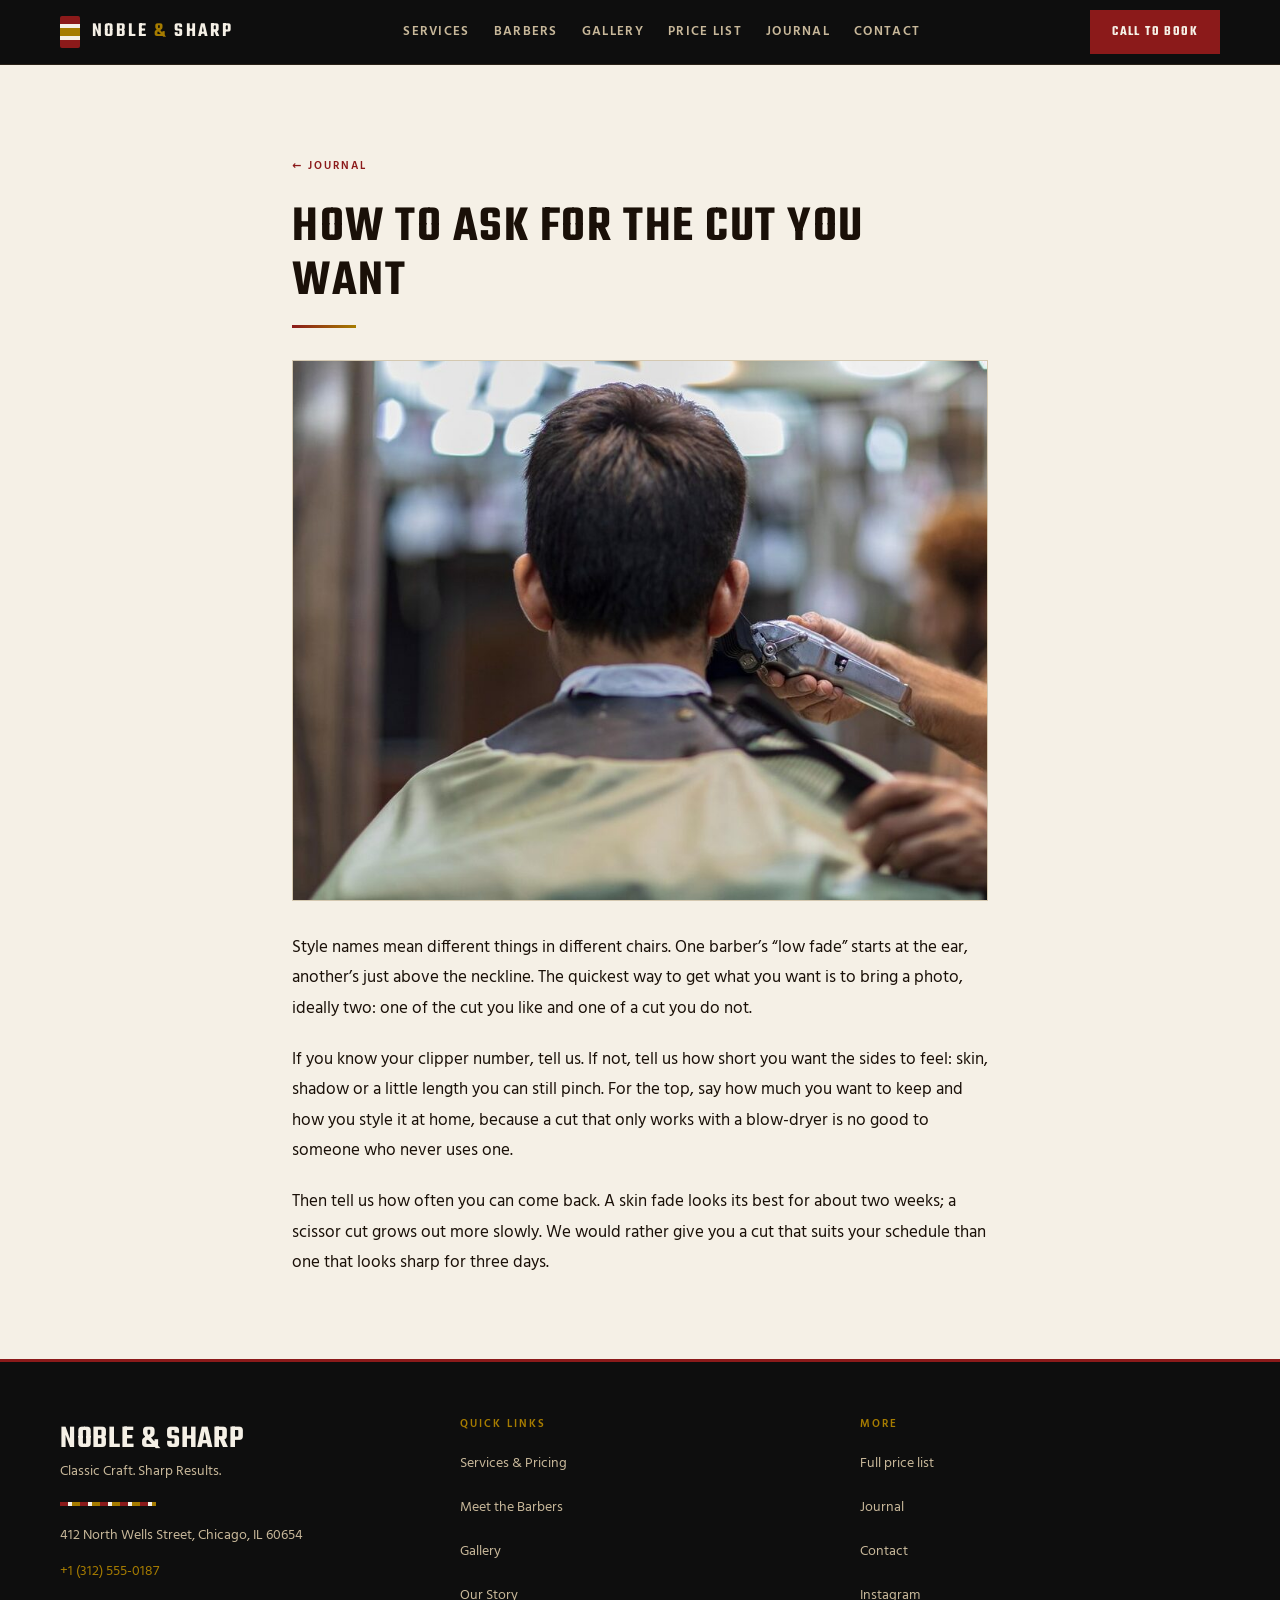
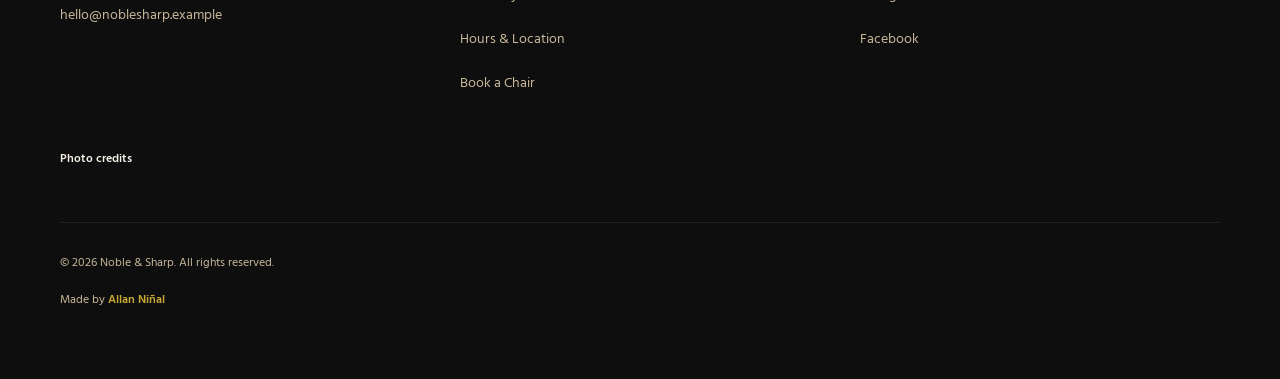
<file: journal/how-to-ask-for-the-cut-you-want/index.html>
<!DOCTYPE html><html lang="en" class="scroll-smooth"> <head><meta charset="utf-8"><meta name="viewport" content="width=device-width, initial-scale=1, viewport-fit=cover"><meta name="theme-color" content="#0E0E0E"><title>How to ask for the cut you want — Noble &amp; Sharp</title><meta name="description" content="A photo, a number and a few plain words get you a better cut than any style name. Here is what we listen for."><link rel="canonical" href="https://example.com/journal/how-to-ask-for-the-cut-you-want/"><meta name="robots" content="index, follow"><meta name="author" content="Noble &#38; Sharp Barbershop — Chicago, IL"><!-- Open Graph --><meta property="og:title" content="How to ask for the cut you want — Noble &#38; Sharp"><meta property="og:description" content="A photo, a number and a few plain words get you a better cut than any style name. Here is what we listen for."><meta property="og:url" content="https://example.com/journal/how-to-ask-for-the-cut-you-want/"><meta property="og:type" content="website"><meta property="og:site_name" content="Noble &#38; Sharp"><meta property="og:locale" content="en_US"><meta property="og:image" content="https://example.com/og-image.png"><meta property="og:image:type" content="image/png"><meta property="og:image:width" content="1200"><meta property="og:image:height" content="630"><meta property="og:image:alt" content="Noble &#38; Sharp — Barbershop, Chicago"><!-- Twitter / X --><meta name="twitter:card" content="summary_large_image"><meta name="twitter:site" content="@example"><meta name="twitter:creator" content="@example"><meta name="twitter:title" content="How to ask for the cut you want — Noble &#38; Sharp"><meta name="twitter:description" content="A photo, a number and a few plain words get you a better cut than any style name. Here is what we listen for."><meta name="twitter:image" content="https://example.com/og-image.png"><link rel="icon" href="../../favicon.svg" type="image/svg+xml"><link rel="apple-touch-icon" href="../../favicon.svg"><script type="application/ld+json">{"@context":"https://schema.org","@type":"HairSalon","@id":"https://example.com/","name":"Noble & Sharp","url":"https://example.com/","description":"Noble & Sharp is a heritage barbershop in Chicago offering precision haircuts, fades, beard grooming, and hot-towel shaves. Walk-ins welcome. Book by phone or email.","telephone":"+1 (312) 555-0187","email":"hello@noblesharp.example","address":{"@type":"PostalAddress","streetAddress":"412 North Wells Street","addressLocality":"Chicago","addressRegion":"IL","postalCode":"60654","addressCountry":"US"},"openingHoursSpecification":[{"@type":"OpeningHoursSpecification","dayOfWeek":["Monday","Tuesday","Wednesday"],"opens":"09:00","closes":"19:00"},{"@type":"OpeningHoursSpecification","dayOfWeek":["Thursday"],"opens":"09:00","closes":"20:00"},{"@type":"OpeningHoursSpecification","dayOfWeek":["Friday"],"opens":"08:00","closes":"20:00"},{"@type":"OpeningHoursSpecification","dayOfWeek":"Saturday","opens":"08:00","closes":"19:00"},{"@type":"OpeningHoursSpecification","dayOfWeek":"Sunday","opens":"10:00","closes":"17:00"}],"priceRange":"$–$$","currenciesAccepted":"USD","paymentAccepted":"Cash, Credit Card","image":"https://example.com/og-image.png","sameAs":["https://www.instagram.com/","https://www.facebook.com/"]}</script><script type="application/ld+json">{"@context":"https://schema.org","@type":"Service","name":"Barbershop Services","provider":{"@type":"HairSalon","name":"Noble & Sharp"},"hasOfferCatalog":{"@type":"OfferCatalog","name":"Barbershop Services","itemListElement":[{"@type":"Offer","itemOffered":{"@type":"Service","name":"Classic Haircut"},"priceSpecification":{"@type":"PriceSpecification","priceCurrency":"USD","price":35}},{"@type":"Offer","itemOffered":{"@type":"Service","name":"Fade"},"priceSpecification":{"@type":"PriceSpecification","priceCurrency":"USD","price":38}},{"@type":"Offer","itemOffered":{"@type":"Service","name":"Hot-Towel Straight Razor Shave"},"priceSpecification":{"@type":"PriceSpecification","priceCurrency":"USD","price":45}},{"@type":"Offer","itemOffered":{"@type":"Service","name":"Beard & Cut Combo"},"priceSpecification":{"@type":"PriceSpecification","priceCurrency":"USD","price":55}}]}}</script><script type="application/ld+json">{"@context":"https://schema.org","@type":"BreadcrumbList","itemListElement":[{"@type":"ListItem","position":1,"name":"Home","item":"https://example.com/"},{"@type":"ListItem","position":2,"name":"Journal","item":"https://example.com/journal/"},{"@type":"ListItem","position":3,"name":"How to ask for the cut you want","item":"https://example.com/journal/how-to-ask-for-the-cut-you-want/"}]}</script><link rel="stylesheet" href="../../assets/index.DkOlHXBH.css"></head> <body class="min-h-screen flex flex-col antialiased" style="background-color: var(--color-bg); color: var(--color-text);"> <header class="site-header sticky top-0 z-50"> <div class="container-x flex items-center justify-between h-16 gap-4"> <!-- Wordmark --> <a href="../../index.html" class="flex items-center gap-3" style="min-height: 44px;" aria-label="Noble &#38; Sharp — Home"> <span aria-hidden="true" class="pole-mark"></span> <span class="font-display text-xl tracking-widest uppercase" style="font-family: var(--font-display); color: var(--color-text-inv); letter-spacing: 0.12em; line-height:1;">
Noble <span style="color: var(--color-brass);">&amp;</span> Sharp
</span> </a> <nav aria-label="Main navigation" class="hidden lg:flex items-center gap-2"> <a href="../../index.html#services" class="nav-link">Services</a><a href="../../index.html#team" class="nav-link">Barbers</a><a href="../../index.html#gallery" class="nav-link">Gallery</a><a href="../../services/index.html" class="nav-link">Price List</a><a href="../index.html" class="nav-link">Journal</a><a href="../../contact/index.html" class="nav-link">Contact</a> </nav> <a href="tel:+13125550187" class="hidden lg:inline-flex btn-primary" style="font-size: 0.875rem; padding: 0.5rem 1.25rem; min-height: 44px;">
Call to Book
</a> <!-- Phone and tablet: menu (no JavaScript) --> <details class="mobile-menu lg:hidden"> <summary aria-label="Menu">Menu</summary> <nav aria-label="Mobile navigation"> <a href="../../index.html#services">Services</a><a href="../../index.html#team">Barbers</a><a href="../../index.html#gallery">Gallery</a><a href="../../services/index.html">Price List</a><a href="../index.html">Journal</a><a href="../../contact/index.html">Contact</a> <a href="tel:+13125550187" class="mobile-menu__cta">Call to Book</a> </nav> </details> </div> </header> <main class="flex-1">  <article class="section" aria-labelledby="post-heading"> <div class="container-x page-narrow"> <p class="eyebrow mb-3"><a href="../index.html" class="journal-back">&larr; Journal</a></p> <h1 id="post-heading" class="headline-lg">How to ask for the cut you want</h1> <div class="divider-left"></div> <img src="../../images/journal-cut.jpg" alt="A barber running a clipper up the back of a client’s head" width="900" height="700" decoding="async" class="journal-hero"> <div class="post-body"> <p>Style names mean different things in different chairs. One barber’s “low fade” starts at the ear, another’s just above the neckline. The quickest way to get what you want is to bring a photo, ideally two: one of the cut you like and one of a cut you do not.</p><p>If you know your clipper number, tell us. If not, tell us how short you want the sides to feel: skin, shadow or a little length you can still pinch. For the top, say how much you want to keep and how you style it at home, because a cut that only works with a blow-dryer is no good to someone who never uses one.</p><p>Then tell us how often you can come back. A skin fade looks its best for about two weeks; a scissor cut grows out more slowly. We would rather give you a cut that suits your schedule than one that looks sharp for three days.</p> </div> </div> </article>  </main> <footer class="site-footer" style="background-color: var(--color-dark); border-top: 3px solid var(--color-oxblood);" data-astro-cid-gcn2mc3v> <div class="container-x py-14" data-astro-cid-gcn2mc3v> <div class="grid grid-cols-1 md:grid-cols-3 gap-10" data-astro-cid-gcn2mc3v> <!-- Brand column --> <div data-astro-cid-gcn2mc3v> <a href="../../index.html" aria-label="Noble &#38; Sharp — Home" style="display:inline-flex;align-items:center;min-height:44px;" data-astro-cid-gcn2mc3v> <span class="headline-md" style="color: var(--color-text-inv);" data-astro-cid-gcn2mc3v>Noble &amp; Sharp</span> </a> <p class="text-sm mb-5" style="color: var(--color-text-inv-muted); font-family: var(--font-body);" data-astro-cid-gcn2mc3v> Classic Craft. Sharp Results. </p> <div aria-hidden="true" class="h-1 w-24 mb-5" style="background: repeating-linear-gradient(90deg, var(--color-oxblood) 0, var(--color-oxblood) 8px, #F5F0E6 8px, #F5F0E6 12px, var(--color-brass) 12px, var(--color-brass) 20px);" data-astro-cid-gcn2mc3v></div> <address class="not-italic text-sm" style="color: var(--color-text-inv-muted); font-family: var(--font-body);" data-astro-cid-gcn2mc3v> <p data-astro-cid-gcn2mc3v>412 North Wells Street, Chicago, IL 60654</p> <p class="mt-1" data-astro-cid-gcn2mc3v><a href="tel:+13125550187" class="footer-link" style="color: var(--color-brass);" data-astro-cid-gcn2mc3v>+1 (312) 555-0187</a></p> <p data-astro-cid-gcn2mc3v><a href="mailto:hello@noblesharp.example" class="footer-link" data-astro-cid-gcn2mc3v>hello@noblesharp.example</a></p> </address> </div> <!-- Quick links --> <div data-astro-cid-gcn2mc3v> <h2 class="eyebrow-inv mb-3" data-astro-cid-gcn2mc3v>Quick Links</h2> <ul class="list-none p-0 m-0" data-astro-cid-gcn2mc3v> <li data-astro-cid-gcn2mc3v><a href="../../index.html#services" class="footer-link" data-astro-cid-gcn2mc3v>Services &amp; Pricing</a></li><li data-astro-cid-gcn2mc3v><a href="../../index.html#team" class="footer-link" data-astro-cid-gcn2mc3v>Meet the Barbers</a></li><li data-astro-cid-gcn2mc3v><a href="../../index.html#gallery" class="footer-link" data-astro-cid-gcn2mc3v>Gallery</a></li><li data-astro-cid-gcn2mc3v><a href="../../index.html#about" class="footer-link" data-astro-cid-gcn2mc3v>Our Story</a></li><li data-astro-cid-gcn2mc3v><a href="../../index.html#hours" class="footer-link" data-astro-cid-gcn2mc3v>Hours &amp; Location</a></li><li data-astro-cid-gcn2mc3v><a href="../../index.html#booking" class="footer-link" data-astro-cid-gcn2mc3v>Book a Chair</a></li> </ul> </div> <!-- Pages and social --> <div data-astro-cid-gcn2mc3v> <h2 class="eyebrow-inv mb-3" data-astro-cid-gcn2mc3v>More</h2> <ul class="list-none p-0 m-0" data-astro-cid-gcn2mc3v> <li data-astro-cid-gcn2mc3v><a href="../../services/index.html" class="footer-link" data-astro-cid-gcn2mc3v>Full price list</a></li> <li data-astro-cid-gcn2mc3v><a href="../index.html" class="footer-link" data-astro-cid-gcn2mc3v>Journal</a></li> <li data-astro-cid-gcn2mc3v><a href="../../contact/index.html" class="footer-link" data-astro-cid-gcn2mc3v>Contact</a></li> <li data-astro-cid-gcn2mc3v><a href="https://www.instagram.com/" class="footer-link" target="_blank" rel="noopener noreferrer" data-astro-cid-gcn2mc3v>Instagram</a></li> <li data-astro-cid-gcn2mc3v><a href="https://www.facebook.com/" class="footer-link" target="_blank" rel="noopener noreferrer" data-astro-cid-gcn2mc3v>Facebook</a></li> </ul> </div> </div> <!-- Photo credits. Required while you use the demo photos (Unsplash asks for
         the photographer and a link). Delete this whole <details> block once you
         have replaced the photos with your own. --> <details class="photo-credits" data-photo-credits data-astro-cid-gcn2mc3v> <summary data-astro-cid-gcn2mc3v>Photo credits</summary> <p data-astro-cid-gcn2mc3v>
Demo photographs from <a href="https://unsplash.com/?utm_source=allanninal_dev&utm_medium=referral" data-astro-cid-gcn2mc3v>Unsplash</a>, <a href="https://www.pexels.com/" data-astro-cid-gcn2mc3v>Pexels</a> and <a href="https://pixabay.com/" data-astro-cid-gcn2mc3v>Pixabay</a>. Replace them, and these credits, with your own before launch.
</p> <ul data-astro-cid-gcn2mc3v> <li data-astro-cid-gcn2mc3v>Barbershop chairs: Photo by <a href="https://unsplash.com/@onatecan?utm_source=allanninal_dev&utm_medium=referral" data-astro-cid-gcn2mc3v>Nathon Oski</a> on <a href="https://unsplash.com/photos/black-leather-barber-chair-near-brown-brick-wall-EW_rqoSdDes?utm_source=allanninal_dev&utm_medium=referral" data-astro-cid-gcn2mc3v>Unsplash</a></li><li data-astro-cid-gcn2mc3v>Scissor over comb: Photo by <a href="https://unsplash.com/@theshuttervision?utm_source=allanninal_dev&utm_medium=referral" data-astro-cid-gcn2mc3v>Jonathan Cooper</a> on <a href="https://unsplash.com/photos/person-holding-white-and-gold-hair-comb-sS3qRFsKZlg?utm_source=allanninal_dev&utm_medium=referral" data-astro-cid-gcn2mc3v>Unsplash</a></li><li data-astro-cid-gcn2mc3v>Low fade: Photo by <a href="https://www.pexels.com/@artempodrez" data-astro-cid-gcn2mc3v>Artem Podrez</a> on <a href="https://www.pexels.com/photo/grayscale-photo-of-the-back-of-the-head-of-a-person-7956486/" data-astro-cid-gcn2mc3v>Pexels</a></li><li data-astro-cid-gcn2mc3v>Thinning the top: Photo by <a href="https://unsplash.com/@modelyano?utm_source=allanninal_dev&utm_medium=referral" data-astro-cid-gcn2mc3v>Gulom Nazarov</a> on <a href="https://unsplash.com/photos/DrG4V5skbMY?utm_source=allanninal_dev&utm_medium=referral" data-astro-cid-gcn2mc3v>Unsplash</a></li><li data-astro-cid-gcn2mc3v>Clipper fade: Photo by <a href="https://pixabay.com/users/ReviloCreations-4385579/" data-astro-cid-gcn2mc3v>ReviloCreations</a> on <a href="https://pixabay.com/photos/barber-haircut-male-curly-afro-5711575/" data-astro-cid-gcn2mc3v>Pixabay</a></li><li data-astro-cid-gcn2mc3v>Freehand design: Photo by <a href="https://pixabay.com/users/cecilia_-470302/" data-astro-cid-gcn2mc3v>cecilia_</a> on <a href="https://pixabay.com/photos/africa-haircut-hairdressing-7257837/" data-astro-cid-gcn2mc3v>Pixabay</a></li><li data-astro-cid-gcn2mc3v>Hot-towel shave: Photo by <a href="https://unsplash.com/@theshuttervision?utm_source=allanninal_dev&utm_medium=referral" data-astro-cid-gcn2mc3v>Jonathan Cooper</a> on <a href="https://unsplash.com/photos/Nh-A851W2ro?utm_source=allanninal_dev&utm_medium=referral" data-astro-cid-gcn2mc3v>Unsplash</a></li><li data-astro-cid-gcn2mc3v>Neckline: Photo by <a href="https://unsplash.com/@itspminhai?utm_source=allanninal_dev&utm_medium=referral" data-astro-cid-gcn2mc3v>Hai Phung</a> on <a href="https://unsplash.com/photos/person-using-white-hair-clipper-m4Pd_e-4zKs?utm_source=allanninal_dev&utm_medium=referral" data-astro-cid-gcn2mc3v>Unsplash</a></li><li data-astro-cid-gcn2mc3v>Razor and brush: Photo by <a href="https://pixabay.com/users/jackmac34-483877/" data-astro-cid-gcn2mc3v>jackmac34</a> on <a href="https://pixabay.com/photos/shaver-beard-barber-badger-shaving-1179458/" data-astro-cid-gcn2mc3v>Pixabay</a></li><li data-astro-cid-gcn2mc3v>A cut in progress: Photo by <a href="https://pixabay.com/users/mostafa_meraji-13551092/" data-astro-cid-gcn2mc3v>mostafa_meraji</a> on <a href="https://pixabay.com/photos/haircut-electric-shaver-barber-shop-6797912/" data-astro-cid-gcn2mc3v>Pixabay</a></li><li data-astro-cid-gcn2mc3v>Shaving bowl and razors: Photo by <a href="https://www.pexels.com/@nickoloui" data-astro-cid-gcn2mc3v>Nikolaos Dimou</a> on <a href="https://www.pexels.com/photo/gray-hand-tool-1319459/" data-astro-cid-gcn2mc3v>Pexels</a></li><li data-astro-cid-gcn2mc3v>A fade and beard from behind: Photo by <a href="https://www.pexels.com/@ali-aliev-415042" data-astro-cid-gcn2mc3v>Ali Aliev</a> on <a href="https://www.pexels.com/photo/back-view-of-man-with-black-hair-12074386/" data-astro-cid-gcn2mc3v>Pexels</a></li> </ul> </details> <div class="mt-10 pt-8" style="border-top: 1px solid var(--color-dark-3);" data-astro-cid-gcn2mc3v> <p class="text-xs" style="color: var(--color-text-inv-muted); font-family: var(--font-body);" data-astro-cid-gcn2mc3v>
&copy; 2026 Noble &amp; Sharp. All rights reserved.
</p>  <p class="maker-credit" data-maker-credit="1" data-astro-cid-gcn2mc3v>Made by <a style="display:inline-flex;align-items:center;min-height:44px;" href="https://www.linkedin.com/in/allanninal/" data-maker-credit="1" target="_blank" rel="noopener noreferrer" data-astro-cid-gcn2mc3v>Allan Ni&ntilde;al</a></p> </div> </div> </footer>   </body></html>
</file>
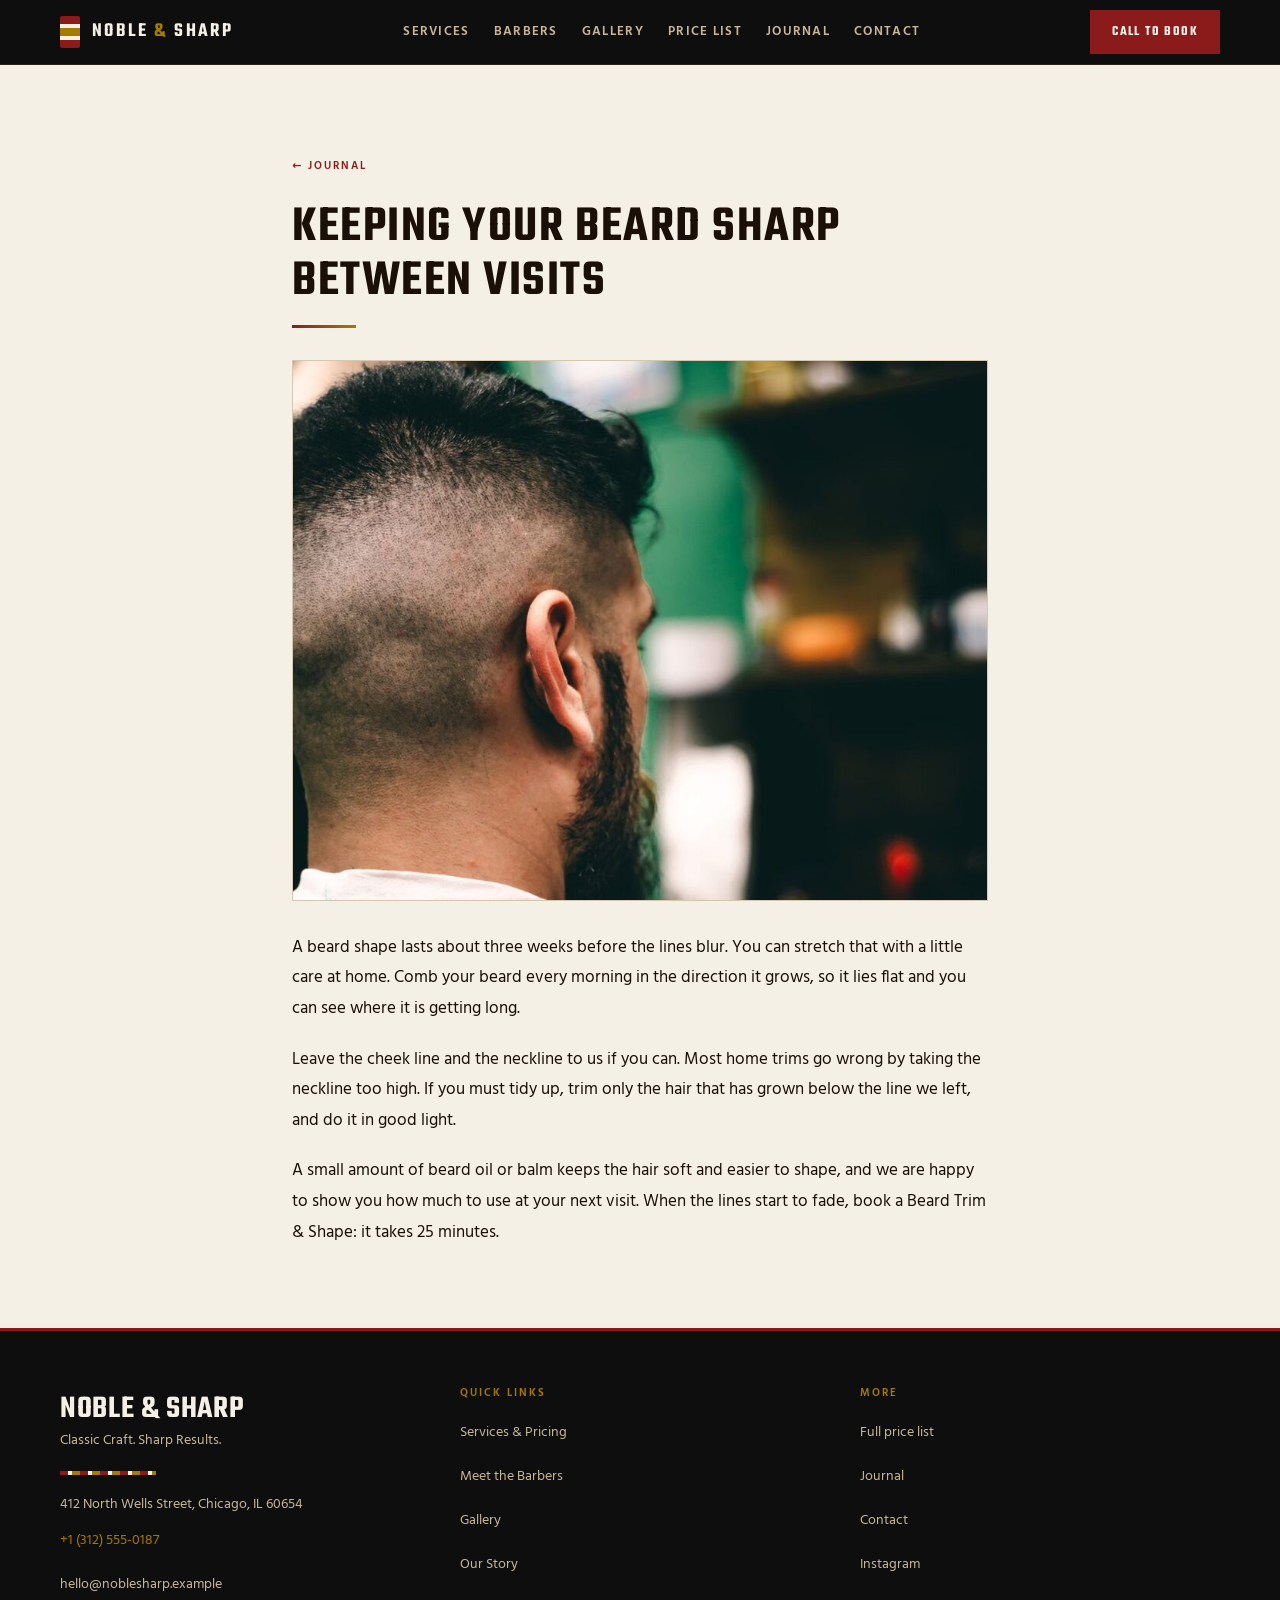
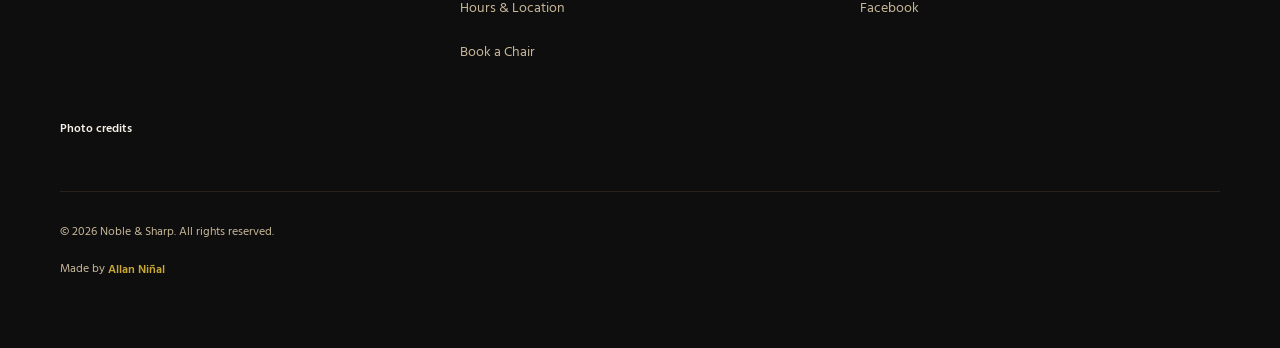
<file: journal/keeping-your-beard-sharp-between-visits/index.html>
<!DOCTYPE html><html lang="en" class="scroll-smooth"> <head><meta charset="utf-8"><meta name="viewport" content="width=device-width, initial-scale=1, viewport-fit=cover"><meta name="theme-color" content="#0E0E0E"><title>Keeping your beard sharp between visits — Noble &amp; Sharp</title><meta name="description" content="We shape the lines; you keep them. Five minutes a week is enough to make a beard trim last."><link rel="canonical" href="https://example.com/journal/keeping-your-beard-sharp-between-visits/"><meta name="robots" content="index, follow"><meta name="author" content="Noble &#38; Sharp Barbershop — Chicago, IL"><!-- Open Graph --><meta property="og:title" content="Keeping your beard sharp between visits — Noble &#38; Sharp"><meta property="og:description" content="We shape the lines; you keep them. Five minutes a week is enough to make a beard trim last."><meta property="og:url" content="https://example.com/journal/keeping-your-beard-sharp-between-visits/"><meta property="og:type" content="website"><meta property="og:site_name" content="Noble &#38; Sharp"><meta property="og:locale" content="en_US"><meta property="og:image" content="https://example.com/og-image.png"><meta property="og:image:type" content="image/png"><meta property="og:image:width" content="1200"><meta property="og:image:height" content="630"><meta property="og:image:alt" content="Noble &#38; Sharp — Barbershop, Chicago"><!-- Twitter / X --><meta name="twitter:card" content="summary_large_image"><meta name="twitter:site" content="@example"><meta name="twitter:creator" content="@example"><meta name="twitter:title" content="Keeping your beard sharp between visits — Noble &#38; Sharp"><meta name="twitter:description" content="We shape the lines; you keep them. Five minutes a week is enough to make a beard trim last."><meta name="twitter:image" content="https://example.com/og-image.png"><link rel="icon" href="../../favicon.svg" type="image/svg+xml"><link rel="apple-touch-icon" href="../../favicon.svg"><script type="application/ld+json">{"@context":"https://schema.org","@type":"HairSalon","@id":"https://example.com/","name":"Noble & Sharp","url":"https://example.com/","description":"Noble & Sharp is a heritage barbershop in Chicago offering precision haircuts, fades, beard grooming, and hot-towel shaves. Walk-ins welcome. Book by phone or email.","telephone":"+1 (312) 555-0187","email":"hello@noblesharp.example","address":{"@type":"PostalAddress","streetAddress":"412 North Wells Street","addressLocality":"Chicago","addressRegion":"IL","postalCode":"60654","addressCountry":"US"},"openingHoursSpecification":[{"@type":"OpeningHoursSpecification","dayOfWeek":["Monday","Tuesday","Wednesday"],"opens":"09:00","closes":"19:00"},{"@type":"OpeningHoursSpecification","dayOfWeek":["Thursday"],"opens":"09:00","closes":"20:00"},{"@type":"OpeningHoursSpecification","dayOfWeek":["Friday"],"opens":"08:00","closes":"20:00"},{"@type":"OpeningHoursSpecification","dayOfWeek":"Saturday","opens":"08:00","closes":"19:00"},{"@type":"OpeningHoursSpecification","dayOfWeek":"Sunday","opens":"10:00","closes":"17:00"}],"priceRange":"$–$$","currenciesAccepted":"USD","paymentAccepted":"Cash, Credit Card","image":"https://example.com/og-image.png","sameAs":["https://www.instagram.com/","https://www.facebook.com/"]}</script><script type="application/ld+json">{"@context":"https://schema.org","@type":"Service","name":"Barbershop Services","provider":{"@type":"HairSalon","name":"Noble & Sharp"},"hasOfferCatalog":{"@type":"OfferCatalog","name":"Barbershop Services","itemListElement":[{"@type":"Offer","itemOffered":{"@type":"Service","name":"Classic Haircut"},"priceSpecification":{"@type":"PriceSpecification","priceCurrency":"USD","price":35}},{"@type":"Offer","itemOffered":{"@type":"Service","name":"Fade"},"priceSpecification":{"@type":"PriceSpecification","priceCurrency":"USD","price":38}},{"@type":"Offer","itemOffered":{"@type":"Service","name":"Hot-Towel Straight Razor Shave"},"priceSpecification":{"@type":"PriceSpecification","priceCurrency":"USD","price":45}},{"@type":"Offer","itemOffered":{"@type":"Service","name":"Beard & Cut Combo"},"priceSpecification":{"@type":"PriceSpecification","priceCurrency":"USD","price":55}}]}}</script><script type="application/ld+json">{"@context":"https://schema.org","@type":"BreadcrumbList","itemListElement":[{"@type":"ListItem","position":1,"name":"Home","item":"https://example.com/"},{"@type":"ListItem","position":2,"name":"Journal","item":"https://example.com/journal/"},{"@type":"ListItem","position":3,"name":"Keeping your beard sharp between visits","item":"https://example.com/journal/keeping-your-beard-sharp-between-visits/"}]}</script><link rel="stylesheet" href="../../assets/index.DkOlHXBH.css"></head> <body class="min-h-screen flex flex-col antialiased" style="background-color: var(--color-bg); color: var(--color-text);"> <header class="site-header sticky top-0 z-50"> <div class="container-x flex items-center justify-between h-16 gap-4"> <!-- Wordmark --> <a href="../../index.html" class="flex items-center gap-3" style="min-height: 44px;" aria-label="Noble &#38; Sharp — Home"> <span aria-hidden="true" class="pole-mark"></span> <span class="font-display text-xl tracking-widest uppercase" style="font-family: var(--font-display); color: var(--color-text-inv); letter-spacing: 0.12em; line-height:1;">
Noble <span style="color: var(--color-brass);">&amp;</span> Sharp
</span> </a> <nav aria-label="Main navigation" class="hidden lg:flex items-center gap-2"> <a href="../../index.html#services" class="nav-link">Services</a><a href="../../index.html#team" class="nav-link">Barbers</a><a href="../../index.html#gallery" class="nav-link">Gallery</a><a href="../../services/index.html" class="nav-link">Price List</a><a href="../index.html" class="nav-link">Journal</a><a href="../../contact/index.html" class="nav-link">Contact</a> </nav> <a href="tel:+13125550187" class="hidden lg:inline-flex btn-primary" style="font-size: 0.875rem; padding: 0.5rem 1.25rem; min-height: 44px;">
Call to Book
</a> <!-- Phone and tablet: menu (no JavaScript) --> <details class="mobile-menu lg:hidden"> <summary aria-label="Menu">Menu</summary> <nav aria-label="Mobile navigation"> <a href="../../index.html#services">Services</a><a href="../../index.html#team">Barbers</a><a href="../../index.html#gallery">Gallery</a><a href="../../services/index.html">Price List</a><a href="../index.html">Journal</a><a href="../../contact/index.html">Contact</a> <a href="tel:+13125550187" class="mobile-menu__cta">Call to Book</a> </nav> </details> </div> </header> <main class="flex-1">  <article class="section" aria-labelledby="post-heading"> <div class="container-x page-narrow"> <p class="eyebrow mb-3"><a href="../index.html" class="journal-back">&larr; Journal</a></p> <h1 id="post-heading" class="headline-lg">Keeping your beard sharp between visits</h1> <div class="divider-left"></div> <img src="../../images/journal-beard.jpg" alt="The back of a man’s head with a high fade, his beard visible at the side" width="900" height="700" decoding="async" class="journal-hero"> <div class="post-body"> <p>A beard shape lasts about three weeks before the lines blur. You can stretch that with a little care at home. Comb your beard every morning in the direction it grows, so it lies flat and you can see where it is getting long.</p><p>Leave the cheek line and the neckline to us if you can. Most home trims go wrong by taking the neckline too high. If you must tidy up, trim only the hair that has grown below the line we left, and do it in good light.</p><p>A small amount of beard oil or balm keeps the hair soft and easier to shape, and we are happy to show you how much to use at your next visit. When the lines start to fade, book a Beard Trim &amp; Shape: it takes 25 minutes.</p> </div> </div> </article>  </main> <footer class="site-footer" style="background-color: var(--color-dark); border-top: 3px solid var(--color-oxblood);" data-astro-cid-gcn2mc3v> <div class="container-x py-14" data-astro-cid-gcn2mc3v> <div class="grid grid-cols-1 md:grid-cols-3 gap-10" data-astro-cid-gcn2mc3v> <!-- Brand column --> <div data-astro-cid-gcn2mc3v> <a href="../../index.html" aria-label="Noble &#38; Sharp — Home" style="display:inline-flex;align-items:center;min-height:44px;" data-astro-cid-gcn2mc3v> <span class="headline-md" style="color: var(--color-text-inv);" data-astro-cid-gcn2mc3v>Noble &amp; Sharp</span> </a> <p class="text-sm mb-5" style="color: var(--color-text-inv-muted); font-family: var(--font-body);" data-astro-cid-gcn2mc3v> Classic Craft. Sharp Results. </p> <div aria-hidden="true" class="h-1 w-24 mb-5" style="background: repeating-linear-gradient(90deg, var(--color-oxblood) 0, var(--color-oxblood) 8px, #F5F0E6 8px, #F5F0E6 12px, var(--color-brass) 12px, var(--color-brass) 20px);" data-astro-cid-gcn2mc3v></div> <address class="not-italic text-sm" style="color: var(--color-text-inv-muted); font-family: var(--font-body);" data-astro-cid-gcn2mc3v> <p data-astro-cid-gcn2mc3v>412 North Wells Street, Chicago, IL 60654</p> <p class="mt-1" data-astro-cid-gcn2mc3v><a href="tel:+13125550187" class="footer-link" style="color: var(--color-brass);" data-astro-cid-gcn2mc3v>+1 (312) 555-0187</a></p> <p data-astro-cid-gcn2mc3v><a href="mailto:hello@noblesharp.example" class="footer-link" data-astro-cid-gcn2mc3v>hello@noblesharp.example</a></p> </address> </div> <!-- Quick links --> <div data-astro-cid-gcn2mc3v> <h2 class="eyebrow-inv mb-3" data-astro-cid-gcn2mc3v>Quick Links</h2> <ul class="list-none p-0 m-0" data-astro-cid-gcn2mc3v> <li data-astro-cid-gcn2mc3v><a href="../../index.html#services" class="footer-link" data-astro-cid-gcn2mc3v>Services &amp; Pricing</a></li><li data-astro-cid-gcn2mc3v><a href="../../index.html#team" class="footer-link" data-astro-cid-gcn2mc3v>Meet the Barbers</a></li><li data-astro-cid-gcn2mc3v><a href="../../index.html#gallery" class="footer-link" data-astro-cid-gcn2mc3v>Gallery</a></li><li data-astro-cid-gcn2mc3v><a href="../../index.html#about" class="footer-link" data-astro-cid-gcn2mc3v>Our Story</a></li><li data-astro-cid-gcn2mc3v><a href="../../index.html#hours" class="footer-link" data-astro-cid-gcn2mc3v>Hours &amp; Location</a></li><li data-astro-cid-gcn2mc3v><a href="../../index.html#booking" class="footer-link" data-astro-cid-gcn2mc3v>Book a Chair</a></li> </ul> </div> <!-- Pages and social --> <div data-astro-cid-gcn2mc3v> <h2 class="eyebrow-inv mb-3" data-astro-cid-gcn2mc3v>More</h2> <ul class="list-none p-0 m-0" data-astro-cid-gcn2mc3v> <li data-astro-cid-gcn2mc3v><a href="../../services/index.html" class="footer-link" data-astro-cid-gcn2mc3v>Full price list</a></li> <li data-astro-cid-gcn2mc3v><a href="../index.html" class="footer-link" data-astro-cid-gcn2mc3v>Journal</a></li> <li data-astro-cid-gcn2mc3v><a href="../../contact/index.html" class="footer-link" data-astro-cid-gcn2mc3v>Contact</a></li> <li data-astro-cid-gcn2mc3v><a href="https://www.instagram.com/" class="footer-link" target="_blank" rel="noopener noreferrer" data-astro-cid-gcn2mc3v>Instagram</a></li> <li data-astro-cid-gcn2mc3v><a href="https://www.facebook.com/" class="footer-link" target="_blank" rel="noopener noreferrer" data-astro-cid-gcn2mc3v>Facebook</a></li> </ul> </div> </div> <!-- Photo credits. Required while you use the demo photos (Unsplash asks for
         the photographer and a link). Delete this whole <details> block once you
         have replaced the photos with your own. --> <details class="photo-credits" data-photo-credits data-astro-cid-gcn2mc3v> <summary data-astro-cid-gcn2mc3v>Photo credits</summary> <p data-astro-cid-gcn2mc3v>
Demo photographs from <a href="https://unsplash.com/?utm_source=allanninal_dev&utm_medium=referral" data-astro-cid-gcn2mc3v>Unsplash</a>, <a href="https://www.pexels.com/" data-astro-cid-gcn2mc3v>Pexels</a> and <a href="https://pixabay.com/" data-astro-cid-gcn2mc3v>Pixabay</a>. Replace them, and these credits, with your own before launch.
</p> <ul data-astro-cid-gcn2mc3v> <li data-astro-cid-gcn2mc3v>Barbershop chairs: Photo by <a href="https://unsplash.com/@onatecan?utm_source=allanninal_dev&utm_medium=referral" data-astro-cid-gcn2mc3v>Nathon Oski</a> on <a href="https://unsplash.com/photos/black-leather-barber-chair-near-brown-brick-wall-EW_rqoSdDes?utm_source=allanninal_dev&utm_medium=referral" data-astro-cid-gcn2mc3v>Unsplash</a></li><li data-astro-cid-gcn2mc3v>Scissor over comb: Photo by <a href="https://unsplash.com/@theshuttervision?utm_source=allanninal_dev&utm_medium=referral" data-astro-cid-gcn2mc3v>Jonathan Cooper</a> on <a href="https://unsplash.com/photos/person-holding-white-and-gold-hair-comb-sS3qRFsKZlg?utm_source=allanninal_dev&utm_medium=referral" data-astro-cid-gcn2mc3v>Unsplash</a></li><li data-astro-cid-gcn2mc3v>Low fade: Photo by <a href="https://www.pexels.com/@artempodrez" data-astro-cid-gcn2mc3v>Artem Podrez</a> on <a href="https://www.pexels.com/photo/grayscale-photo-of-the-back-of-the-head-of-a-person-7956486/" data-astro-cid-gcn2mc3v>Pexels</a></li><li data-astro-cid-gcn2mc3v>Thinning the top: Photo by <a href="https://unsplash.com/@modelyano?utm_source=allanninal_dev&utm_medium=referral" data-astro-cid-gcn2mc3v>Gulom Nazarov</a> on <a href="https://unsplash.com/photos/DrG4V5skbMY?utm_source=allanninal_dev&utm_medium=referral" data-astro-cid-gcn2mc3v>Unsplash</a></li><li data-astro-cid-gcn2mc3v>Clipper fade: Photo by <a href="https://pixabay.com/users/ReviloCreations-4385579/" data-astro-cid-gcn2mc3v>ReviloCreations</a> on <a href="https://pixabay.com/photos/barber-haircut-male-curly-afro-5711575/" data-astro-cid-gcn2mc3v>Pixabay</a></li><li data-astro-cid-gcn2mc3v>Freehand design: Photo by <a href="https://pixabay.com/users/cecilia_-470302/" data-astro-cid-gcn2mc3v>cecilia_</a> on <a href="https://pixabay.com/photos/africa-haircut-hairdressing-7257837/" data-astro-cid-gcn2mc3v>Pixabay</a></li><li data-astro-cid-gcn2mc3v>Hot-towel shave: Photo by <a href="https://unsplash.com/@theshuttervision?utm_source=allanninal_dev&utm_medium=referral" data-astro-cid-gcn2mc3v>Jonathan Cooper</a> on <a href="https://unsplash.com/photos/Nh-A851W2ro?utm_source=allanninal_dev&utm_medium=referral" data-astro-cid-gcn2mc3v>Unsplash</a></li><li data-astro-cid-gcn2mc3v>Neckline: Photo by <a href="https://unsplash.com/@itspminhai?utm_source=allanninal_dev&utm_medium=referral" data-astro-cid-gcn2mc3v>Hai Phung</a> on <a href="https://unsplash.com/photos/person-using-white-hair-clipper-m4Pd_e-4zKs?utm_source=allanninal_dev&utm_medium=referral" data-astro-cid-gcn2mc3v>Unsplash</a></li><li data-astro-cid-gcn2mc3v>Razor and brush: Photo by <a href="https://pixabay.com/users/jackmac34-483877/" data-astro-cid-gcn2mc3v>jackmac34</a> on <a href="https://pixabay.com/photos/shaver-beard-barber-badger-shaving-1179458/" data-astro-cid-gcn2mc3v>Pixabay</a></li><li data-astro-cid-gcn2mc3v>A cut in progress: Photo by <a href="https://pixabay.com/users/mostafa_meraji-13551092/" data-astro-cid-gcn2mc3v>mostafa_meraji</a> on <a href="https://pixabay.com/photos/haircut-electric-shaver-barber-shop-6797912/" data-astro-cid-gcn2mc3v>Pixabay</a></li><li data-astro-cid-gcn2mc3v>Shaving bowl and razors: Photo by <a href="https://www.pexels.com/@nickoloui" data-astro-cid-gcn2mc3v>Nikolaos Dimou</a> on <a href="https://www.pexels.com/photo/gray-hand-tool-1319459/" data-astro-cid-gcn2mc3v>Pexels</a></li><li data-astro-cid-gcn2mc3v>A fade and beard from behind: Photo by <a href="https://www.pexels.com/@ali-aliev-415042" data-astro-cid-gcn2mc3v>Ali Aliev</a> on <a href="https://www.pexels.com/photo/back-view-of-man-with-black-hair-12074386/" data-astro-cid-gcn2mc3v>Pexels</a></li> </ul> </details> <div class="mt-10 pt-8" style="border-top: 1px solid var(--color-dark-3);" data-astro-cid-gcn2mc3v> <p class="text-xs" style="color: var(--color-text-inv-muted); font-family: var(--font-body);" data-astro-cid-gcn2mc3v>
&copy; 2026 Noble &amp; Sharp. All rights reserved.
</p>  <p class="maker-credit" data-maker-credit="1" data-astro-cid-gcn2mc3v>Made by <a style="display:inline-flex;align-items:center;min-height:44px;" href="https://www.linkedin.com/in/allanninal/" data-maker-credit="1" target="_blank" rel="noopener noreferrer" data-astro-cid-gcn2mc3v>Allan Ni&ntilde;al</a></p> </div> </div> </footer>   </body></html>
</file>
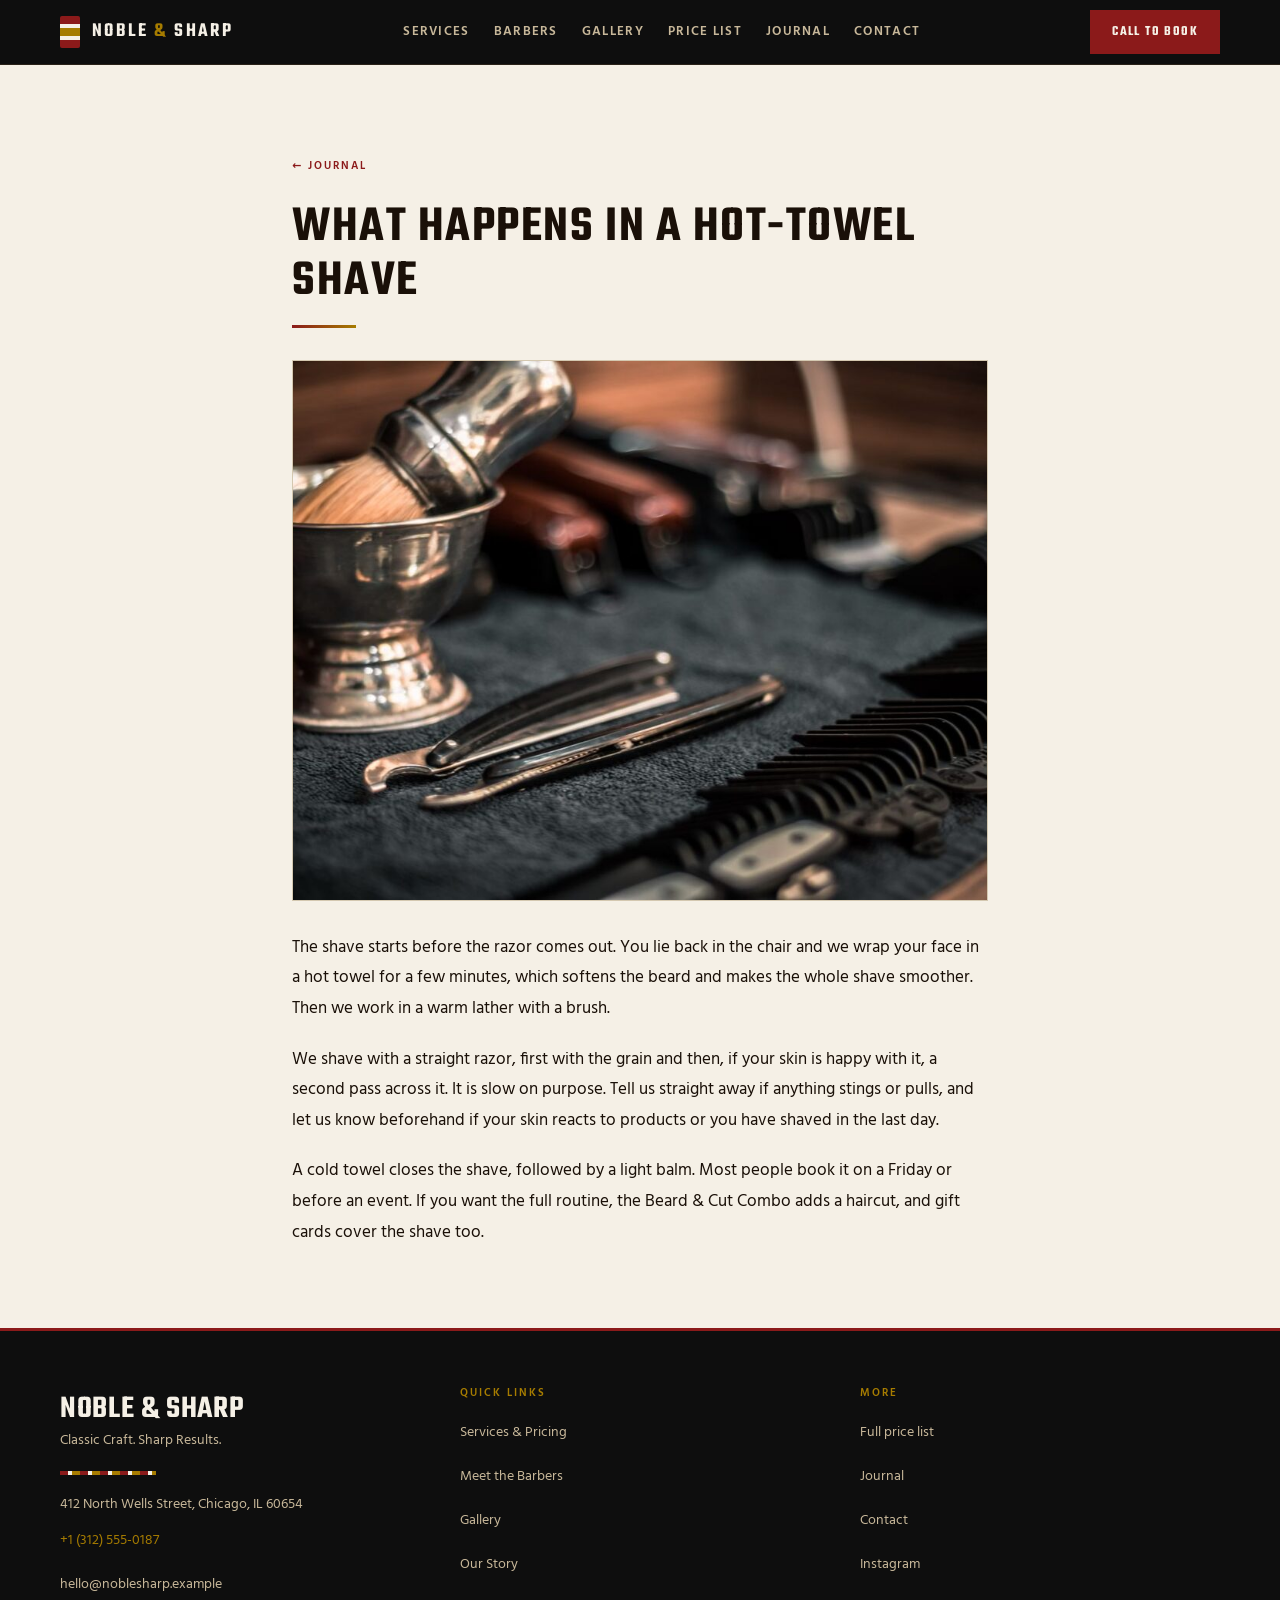
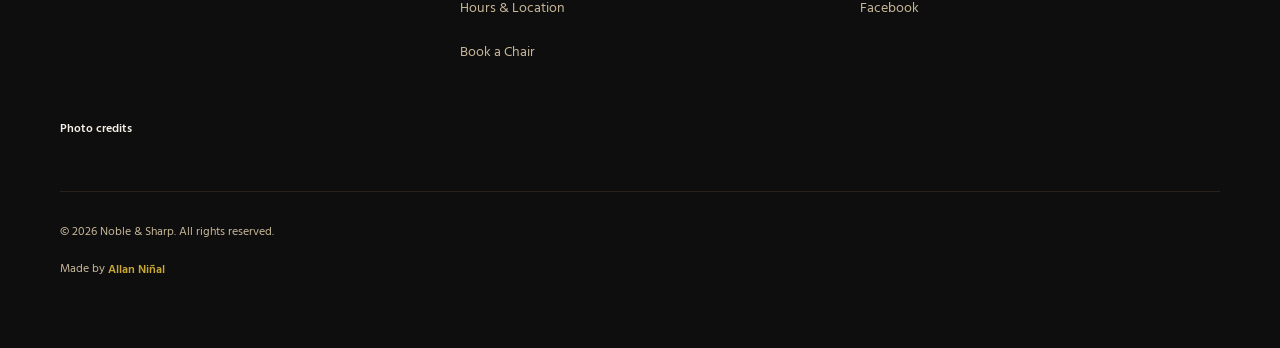
<file: journal/what-happens-in-a-hot-towel-shave/index.html>
<!DOCTYPE html><html lang="en" class="scroll-smooth"> <head><meta charset="utf-8"><meta name="viewport" content="width=device-width, initial-scale=1, viewport-fit=cover"><meta name="theme-color" content="#0E0E0E"><title>What happens in a hot-towel shave — Noble &amp; Sharp</title><meta name="description" content="Forty-five minutes, two towels, one razor. A step-by-step guide for anyone booking their first straight-razor shave."><link rel="canonical" href="https://example.com/journal/what-happens-in-a-hot-towel-shave/"><meta name="robots" content="index, follow"><meta name="author" content="Noble &#38; Sharp Barbershop — Chicago, IL"><!-- Open Graph --><meta property="og:title" content="What happens in a hot-towel shave — Noble &#38; Sharp"><meta property="og:description" content="Forty-five minutes, two towels, one razor. A step-by-step guide for anyone booking their first straight-razor shave."><meta property="og:url" content="https://example.com/journal/what-happens-in-a-hot-towel-shave/"><meta property="og:type" content="website"><meta property="og:site_name" content="Noble &#38; Sharp"><meta property="og:locale" content="en_US"><meta property="og:image" content="https://example.com/og-image.png"><meta property="og:image:type" content="image/png"><meta property="og:image:width" content="1200"><meta property="og:image:height" content="630"><meta property="og:image:alt" content="Noble &#38; Sharp — Barbershop, Chicago"><!-- Twitter / X --><meta name="twitter:card" content="summary_large_image"><meta name="twitter:site" content="@example"><meta name="twitter:creator" content="@example"><meta name="twitter:title" content="What happens in a hot-towel shave — Noble &#38; Sharp"><meta name="twitter:description" content="Forty-five minutes, two towels, one razor. A step-by-step guide for anyone booking their first straight-razor shave."><meta name="twitter:image" content="https://example.com/og-image.png"><link rel="icon" href="../../favicon.svg" type="image/svg+xml"><link rel="apple-touch-icon" href="../../favicon.svg"><script type="application/ld+json">{"@context":"https://schema.org","@type":"HairSalon","@id":"https://example.com/","name":"Noble & Sharp","url":"https://example.com/","description":"Noble & Sharp is a heritage barbershop in Chicago offering precision haircuts, fades, beard grooming, and hot-towel shaves. Walk-ins welcome. Book by phone or email.","telephone":"+1 (312) 555-0187","email":"hello@noblesharp.example","address":{"@type":"PostalAddress","streetAddress":"412 North Wells Street","addressLocality":"Chicago","addressRegion":"IL","postalCode":"60654","addressCountry":"US"},"openingHoursSpecification":[{"@type":"OpeningHoursSpecification","dayOfWeek":["Monday","Tuesday","Wednesday"],"opens":"09:00","closes":"19:00"},{"@type":"OpeningHoursSpecification","dayOfWeek":["Thursday"],"opens":"09:00","closes":"20:00"},{"@type":"OpeningHoursSpecification","dayOfWeek":["Friday"],"opens":"08:00","closes":"20:00"},{"@type":"OpeningHoursSpecification","dayOfWeek":"Saturday","opens":"08:00","closes":"19:00"},{"@type":"OpeningHoursSpecification","dayOfWeek":"Sunday","opens":"10:00","closes":"17:00"}],"priceRange":"$–$$","currenciesAccepted":"USD","paymentAccepted":"Cash, Credit Card","image":"https://example.com/og-image.png","sameAs":["https://www.instagram.com/","https://www.facebook.com/"]}</script><script type="application/ld+json">{"@context":"https://schema.org","@type":"Service","name":"Barbershop Services","provider":{"@type":"HairSalon","name":"Noble & Sharp"},"hasOfferCatalog":{"@type":"OfferCatalog","name":"Barbershop Services","itemListElement":[{"@type":"Offer","itemOffered":{"@type":"Service","name":"Classic Haircut"},"priceSpecification":{"@type":"PriceSpecification","priceCurrency":"USD","price":35}},{"@type":"Offer","itemOffered":{"@type":"Service","name":"Fade"},"priceSpecification":{"@type":"PriceSpecification","priceCurrency":"USD","price":38}},{"@type":"Offer","itemOffered":{"@type":"Service","name":"Hot-Towel Straight Razor Shave"},"priceSpecification":{"@type":"PriceSpecification","priceCurrency":"USD","price":45}},{"@type":"Offer","itemOffered":{"@type":"Service","name":"Beard & Cut Combo"},"priceSpecification":{"@type":"PriceSpecification","priceCurrency":"USD","price":55}}]}}</script><script type="application/ld+json">{"@context":"https://schema.org","@type":"BreadcrumbList","itemListElement":[{"@type":"ListItem","position":1,"name":"Home","item":"https://example.com/"},{"@type":"ListItem","position":2,"name":"Journal","item":"https://example.com/journal/"},{"@type":"ListItem","position":3,"name":"What happens in a hot-towel shave","item":"https://example.com/journal/what-happens-in-a-hot-towel-shave/"}]}</script><link rel="stylesheet" href="../../assets/index.DkOlHXBH.css"></head> <body class="min-h-screen flex flex-col antialiased" style="background-color: var(--color-bg); color: var(--color-text);"> <header class="site-header sticky top-0 z-50"> <div class="container-x flex items-center justify-between h-16 gap-4"> <!-- Wordmark --> <a href="../../index.html" class="flex items-center gap-3" style="min-height: 44px;" aria-label="Noble &#38; Sharp — Home"> <span aria-hidden="true" class="pole-mark"></span> <span class="font-display text-xl tracking-widest uppercase" style="font-family: var(--font-display); color: var(--color-text-inv); letter-spacing: 0.12em; line-height:1;">
Noble <span style="color: var(--color-brass);">&amp;</span> Sharp
</span> </a> <nav aria-label="Main navigation" class="hidden lg:flex items-center gap-2"> <a href="../../index.html#services" class="nav-link">Services</a><a href="../../index.html#team" class="nav-link">Barbers</a><a href="../../index.html#gallery" class="nav-link">Gallery</a><a href="../../services/index.html" class="nav-link">Price List</a><a href="../index.html" class="nav-link">Journal</a><a href="../../contact/index.html" class="nav-link">Contact</a> </nav> <a href="tel:+13125550187" class="hidden lg:inline-flex btn-primary" style="font-size: 0.875rem; padding: 0.5rem 1.25rem; min-height: 44px;">
Call to Book
</a> <!-- Phone and tablet: menu (no JavaScript) --> <details class="mobile-menu lg:hidden"> <summary aria-label="Menu">Menu</summary> <nav aria-label="Mobile navigation"> <a href="../../index.html#services">Services</a><a href="../../index.html#team">Barbers</a><a href="../../index.html#gallery">Gallery</a><a href="../../services/index.html">Price List</a><a href="../index.html">Journal</a><a href="../../contact/index.html">Contact</a> <a href="tel:+13125550187" class="mobile-menu__cta">Call to Book</a> </nav> </details> </div> </header> <main class="flex-1">  <article class="section" aria-labelledby="post-heading"> <div class="container-x page-narrow"> <p class="eyebrow mb-3"><a href="../index.html" class="journal-back">&larr; Journal</a></p> <h1 id="post-heading" class="headline-lg">What happens in a hot-towel shave</h1> <div class="divider-left"></div> <img src="../../images/journal-shave.jpg" alt="A shaving bowl and brush beside two straight razors on a dark cloth" width="900" height="700" decoding="async" class="journal-hero"> <div class="post-body"> <p>The shave starts before the razor comes out. You lie back in the chair and we wrap your face in a hot towel for a few minutes, which softens the beard and makes the whole shave smoother. Then we work in a warm lather with a brush.</p><p>We shave with a straight razor, first with the grain and then, if your skin is happy with it, a second pass across it. It is slow on purpose. Tell us straight away if anything stings or pulls, and let us know beforehand if your skin reacts to products or you have shaved in the last day.</p><p>A cold towel closes the shave, followed by a light balm. Most people book it on a Friday or before an event. If you want the full routine, the Beard &amp; Cut Combo adds a haircut, and gift cards cover the shave too.</p> </div> </div> </article>  </main> <footer class="site-footer" style="background-color: var(--color-dark); border-top: 3px solid var(--color-oxblood);" data-astro-cid-gcn2mc3v> <div class="container-x py-14" data-astro-cid-gcn2mc3v> <div class="grid grid-cols-1 md:grid-cols-3 gap-10" data-astro-cid-gcn2mc3v> <!-- Brand column --> <div data-astro-cid-gcn2mc3v> <a href="../../index.html" aria-label="Noble &#38; Sharp — Home" style="display:inline-flex;align-items:center;min-height:44px;" data-astro-cid-gcn2mc3v> <span class="headline-md" style="color: var(--color-text-inv);" data-astro-cid-gcn2mc3v>Noble &amp; Sharp</span> </a> <p class="text-sm mb-5" style="color: var(--color-text-inv-muted); font-family: var(--font-body);" data-astro-cid-gcn2mc3v> Classic Craft. Sharp Results. </p> <div aria-hidden="true" class="h-1 w-24 mb-5" style="background: repeating-linear-gradient(90deg, var(--color-oxblood) 0, var(--color-oxblood) 8px, #F5F0E6 8px, #F5F0E6 12px, var(--color-brass) 12px, var(--color-brass) 20px);" data-astro-cid-gcn2mc3v></div> <address class="not-italic text-sm" style="color: var(--color-text-inv-muted); font-family: var(--font-body);" data-astro-cid-gcn2mc3v> <p data-astro-cid-gcn2mc3v>412 North Wells Street, Chicago, IL 60654</p> <p class="mt-1" data-astro-cid-gcn2mc3v><a href="tel:+13125550187" class="footer-link" style="color: var(--color-brass);" data-astro-cid-gcn2mc3v>+1 (312) 555-0187</a></p> <p data-astro-cid-gcn2mc3v><a href="mailto:hello@noblesharp.example" class="footer-link" data-astro-cid-gcn2mc3v>hello@noblesharp.example</a></p> </address> </div> <!-- Quick links --> <div data-astro-cid-gcn2mc3v> <h2 class="eyebrow-inv mb-3" data-astro-cid-gcn2mc3v>Quick Links</h2> <ul class="list-none p-0 m-0" data-astro-cid-gcn2mc3v> <li data-astro-cid-gcn2mc3v><a href="../../index.html#services" class="footer-link" data-astro-cid-gcn2mc3v>Services &amp; Pricing</a></li><li data-astro-cid-gcn2mc3v><a href="../../index.html#team" class="footer-link" data-astro-cid-gcn2mc3v>Meet the Barbers</a></li><li data-astro-cid-gcn2mc3v><a href="../../index.html#gallery" class="footer-link" data-astro-cid-gcn2mc3v>Gallery</a></li><li data-astro-cid-gcn2mc3v><a href="../../index.html#about" class="footer-link" data-astro-cid-gcn2mc3v>Our Story</a></li><li data-astro-cid-gcn2mc3v><a href="../../index.html#hours" class="footer-link" data-astro-cid-gcn2mc3v>Hours &amp; Location</a></li><li data-astro-cid-gcn2mc3v><a href="../../index.html#booking" class="footer-link" data-astro-cid-gcn2mc3v>Book a Chair</a></li> </ul> </div> <!-- Pages and social --> <div data-astro-cid-gcn2mc3v> <h2 class="eyebrow-inv mb-3" data-astro-cid-gcn2mc3v>More</h2> <ul class="list-none p-0 m-0" data-astro-cid-gcn2mc3v> <li data-astro-cid-gcn2mc3v><a href="../../services/index.html" class="footer-link" data-astro-cid-gcn2mc3v>Full price list</a></li> <li data-astro-cid-gcn2mc3v><a href="../index.html" class="footer-link" data-astro-cid-gcn2mc3v>Journal</a></li> <li data-astro-cid-gcn2mc3v><a href="../../contact/index.html" class="footer-link" data-astro-cid-gcn2mc3v>Contact</a></li> <li data-astro-cid-gcn2mc3v><a href="https://www.instagram.com/" class="footer-link" target="_blank" rel="noopener noreferrer" data-astro-cid-gcn2mc3v>Instagram</a></li> <li data-astro-cid-gcn2mc3v><a href="https://www.facebook.com/" class="footer-link" target="_blank" rel="noopener noreferrer" data-astro-cid-gcn2mc3v>Facebook</a></li> </ul> </div> </div> <!-- Photo credits. Required while you use the demo photos (Unsplash asks for
         the photographer and a link). Delete this whole <details> block once you
         have replaced the photos with your own. --> <details class="photo-credits" data-photo-credits data-astro-cid-gcn2mc3v> <summary data-astro-cid-gcn2mc3v>Photo credits</summary> <p data-astro-cid-gcn2mc3v>
Demo photographs from <a href="https://unsplash.com/?utm_source=allanninal_dev&utm_medium=referral" data-astro-cid-gcn2mc3v>Unsplash</a>, <a href="https://www.pexels.com/" data-astro-cid-gcn2mc3v>Pexels</a> and <a href="https://pixabay.com/" data-astro-cid-gcn2mc3v>Pixabay</a>. Replace them, and these credits, with your own before launch.
</p> <ul data-astro-cid-gcn2mc3v> <li data-astro-cid-gcn2mc3v>Barbershop chairs: Photo by <a href="https://unsplash.com/@onatecan?utm_source=allanninal_dev&utm_medium=referral" data-astro-cid-gcn2mc3v>Nathon Oski</a> on <a href="https://unsplash.com/photos/black-leather-barber-chair-near-brown-brick-wall-EW_rqoSdDes?utm_source=allanninal_dev&utm_medium=referral" data-astro-cid-gcn2mc3v>Unsplash</a></li><li data-astro-cid-gcn2mc3v>Scissor over comb: Photo by <a href="https://unsplash.com/@theshuttervision?utm_source=allanninal_dev&utm_medium=referral" data-astro-cid-gcn2mc3v>Jonathan Cooper</a> on <a href="https://unsplash.com/photos/person-holding-white-and-gold-hair-comb-sS3qRFsKZlg?utm_source=allanninal_dev&utm_medium=referral" data-astro-cid-gcn2mc3v>Unsplash</a></li><li data-astro-cid-gcn2mc3v>Low fade: Photo by <a href="https://www.pexels.com/@artempodrez" data-astro-cid-gcn2mc3v>Artem Podrez</a> on <a href="https://www.pexels.com/photo/grayscale-photo-of-the-back-of-the-head-of-a-person-7956486/" data-astro-cid-gcn2mc3v>Pexels</a></li><li data-astro-cid-gcn2mc3v>Thinning the top: Photo by <a href="https://unsplash.com/@modelyano?utm_source=allanninal_dev&utm_medium=referral" data-astro-cid-gcn2mc3v>Gulom Nazarov</a> on <a href="https://unsplash.com/photos/DrG4V5skbMY?utm_source=allanninal_dev&utm_medium=referral" data-astro-cid-gcn2mc3v>Unsplash</a></li><li data-astro-cid-gcn2mc3v>Clipper fade: Photo by <a href="https://pixabay.com/users/ReviloCreations-4385579/" data-astro-cid-gcn2mc3v>ReviloCreations</a> on <a href="https://pixabay.com/photos/barber-haircut-male-curly-afro-5711575/" data-astro-cid-gcn2mc3v>Pixabay</a></li><li data-astro-cid-gcn2mc3v>Freehand design: Photo by <a href="https://pixabay.com/users/cecilia_-470302/" data-astro-cid-gcn2mc3v>cecilia_</a> on <a href="https://pixabay.com/photos/africa-haircut-hairdressing-7257837/" data-astro-cid-gcn2mc3v>Pixabay</a></li><li data-astro-cid-gcn2mc3v>Hot-towel shave: Photo by <a href="https://unsplash.com/@theshuttervision?utm_source=allanninal_dev&utm_medium=referral" data-astro-cid-gcn2mc3v>Jonathan Cooper</a> on <a href="https://unsplash.com/photos/Nh-A851W2ro?utm_source=allanninal_dev&utm_medium=referral" data-astro-cid-gcn2mc3v>Unsplash</a></li><li data-astro-cid-gcn2mc3v>Neckline: Photo by <a href="https://unsplash.com/@itspminhai?utm_source=allanninal_dev&utm_medium=referral" data-astro-cid-gcn2mc3v>Hai Phung</a> on <a href="https://unsplash.com/photos/person-using-white-hair-clipper-m4Pd_e-4zKs?utm_source=allanninal_dev&utm_medium=referral" data-astro-cid-gcn2mc3v>Unsplash</a></li><li data-astro-cid-gcn2mc3v>Razor and brush: Photo by <a href="https://pixabay.com/users/jackmac34-483877/" data-astro-cid-gcn2mc3v>jackmac34</a> on <a href="https://pixabay.com/photos/shaver-beard-barber-badger-shaving-1179458/" data-astro-cid-gcn2mc3v>Pixabay</a></li><li data-astro-cid-gcn2mc3v>A cut in progress: Photo by <a href="https://pixabay.com/users/mostafa_meraji-13551092/" data-astro-cid-gcn2mc3v>mostafa_meraji</a> on <a href="https://pixabay.com/photos/haircut-electric-shaver-barber-shop-6797912/" data-astro-cid-gcn2mc3v>Pixabay</a></li><li data-astro-cid-gcn2mc3v>Shaving bowl and razors: Photo by <a href="https://www.pexels.com/@nickoloui" data-astro-cid-gcn2mc3v>Nikolaos Dimou</a> on <a href="https://www.pexels.com/photo/gray-hand-tool-1319459/" data-astro-cid-gcn2mc3v>Pexels</a></li><li data-astro-cid-gcn2mc3v>A fade and beard from behind: Photo by <a href="https://www.pexels.com/@ali-aliev-415042" data-astro-cid-gcn2mc3v>Ali Aliev</a> on <a href="https://www.pexels.com/photo/back-view-of-man-with-black-hair-12074386/" data-astro-cid-gcn2mc3v>Pexels</a></li> </ul> </details> <div class="mt-10 pt-8" style="border-top: 1px solid var(--color-dark-3);" data-astro-cid-gcn2mc3v> <p class="text-xs" style="color: var(--color-text-inv-muted); font-family: var(--font-body);" data-astro-cid-gcn2mc3v>
&copy; 2026 Noble &amp; Sharp. All rights reserved.
</p>  <p class="maker-credit" data-maker-credit="1" data-astro-cid-gcn2mc3v>Made by <a style="display:inline-flex;align-items:center;min-height:44px;" href="https://www.linkedin.com/in/allanninal/" data-maker-credit="1" target="_blank" rel="noopener noreferrer" data-astro-cid-gcn2mc3v>Allan Ni&ntilde;al</a></p> </div> </div> </footer>   </body></html>
</file>
<file: assets/index.DkOlHXBH.css>
@font-face{font-family:Teko;font-style:normal;font-display:swap;font-weight:600;src:url(./teko-devanagari-600-normal.BbnhZoV-.woff2) format("woff2"),url(./teko-devanagari-600-normal.BIWBvBA3.woff) format("woff");unicode-range:U+0900-097F,U+1CD0-1CF9,U+200C-200D,U+20A8,U+20B9,U+20F0,U+25CC,U+A830-A839,U+A8E0-A8FF,U+11B00-11B09}@font-face{font-family:Teko;font-style:normal;font-display:swap;font-weight:600;src:url(./teko-latin-ext-600-normal.DsmVd8W9.woff2) format("woff2"),url(./teko-latin-ext-600-normal.DtfK5uBn.woff) format("woff");unicode-range:U+0100-02BA,U+02BD-02C5,U+02C7-02CC,U+02CE-02D7,U+02DD-02FF,U+0304,U+0308,U+0329,U+1D00-1DBF,U+1E00-1E9F,U+1EF2-1EFF,U+2020,U+20A0-20AB,U+20AD-20C0,U+2113,U+2C60-2C7F,U+A720-A7FF}@font-face{font-family:Teko;font-style:normal;font-display:swap;font-weight:600;src:url(./teko-latin-600-normal.Cj5MAY47.woff2) format("woff2"),url(./teko-latin-600-normal.CSggg3rU.woff) format("woff");unicode-range:U+0000-00FF,U+0131,U+0152-0153,U+02BB-02BC,U+02C6,U+02DA,U+02DC,U+0304,U+0308,U+0329,U+2000-206F,U+20AC,U+2122,U+2191,U+2193,U+2212,U+2215,U+FEFF,U+FFFD}@font-face{font-family:Hind;font-style:normal;font-display:swap;font-weight:400;src:url(./hind-devanagari-400-normal.Ce8EC4-d.woff2) format("woff2"),url(./hind-devanagari-400-normal.6Ms-mAa1.woff) format("woff");unicode-range:U+0900-097F,U+1CD0-1CF9,U+200C-200D,U+20A8,U+20B9,U+20F0,U+25CC,U+A830-A839,U+A8E0-A8FF,U+11B00-11B09}@font-face{font-family:Hind;font-style:normal;font-display:swap;font-weight:400;src:url(./hind-latin-ext-400-normal.CehS5lVz.woff2) format("woff2"),url(./hind-latin-ext-400-normal.BIsWM9a7.woff) format("woff");unicode-range:U+0100-02BA,U+02BD-02C5,U+02C7-02CC,U+02CE-02D7,U+02DD-02FF,U+0304,U+0308,U+0329,U+1D00-1DBF,U+1E00-1E9F,U+1EF2-1EFF,U+2020,U+20A0-20AB,U+20AD-20C0,U+2113,U+2C60-2C7F,U+A720-A7FF}@font-face{font-family:Hind;font-style:normal;font-display:swap;font-weight:400;src:url(./hind-latin-400-normal.BqbzxKtL.woff2) format("woff2"),url(./hind-latin-400-normal.BDJq_LHN.woff) format("woff");unicode-range:U+0000-00FF,U+0131,U+0152-0153,U+02BB-02BC,U+02C6,U+02DA,U+02DC,U+0304,U+0308,U+0329,U+2000-206F,U+20AC,U+2122,U+2191,U+2193,U+2212,U+2215,U+FEFF,U+FFFD}@font-face{font-family:Hind;font-style:normal;font-display:swap;font-weight:600;src:url(./hind-devanagari-600-normal.CAkV9lZY.woff2) format("woff2"),url(./hind-devanagari-600-normal.UIPOzgEY.woff) format("woff");unicode-range:U+0900-097F,U+1CD0-1CF9,U+200C-200D,U+20A8,U+20B9,U+20F0,U+25CC,U+A830-A839,U+A8E0-A8FF,U+11B00-11B09}@font-face{font-family:Hind;font-style:normal;font-display:swap;font-weight:600;src:url(./hind-latin-ext-600-normal.BLGS_0zg.woff2) format("woff2"),url(./hind-latin-ext-600-normal.CvngBY0q.woff) format("woff");unicode-range:U+0100-02BA,U+02BD-02C5,U+02C7-02CC,U+02CE-02D7,U+02DD-02FF,U+0304,U+0308,U+0329,U+1D00-1DBF,U+1E00-1E9F,U+1EF2-1EFF,U+2020,U+20A0-20AB,U+20AD-20C0,U+2113,U+2C60-2C7F,U+A720-A7FF}@font-face{font-family:Hind;font-style:normal;font-display:swap;font-weight:600;src:url(./hind-latin-600-normal.C7XVtUlB.woff2) format("woff2"),url(./hind-latin-600-normal.ViH-Hlns.woff) format("woff");unicode-range:U+0000-00FF,U+0131,U+0152-0153,U+02BB-02BC,U+02C6,U+02DA,U+02DC,U+0304,U+0308,U+0329,U+2000-206F,U+20AC,U+2122,U+2191,U+2193,U+2212,U+2215,U+FEFF,U+FFFD}*,:before,:after{--tw-border-spacing-x: 0;--tw-border-spacing-y: 0;--tw-translate-x: 0;--tw-translate-y: 0;--tw-rotate: 0;--tw-skew-x: 0;--tw-skew-y: 0;--tw-scale-x: 1;--tw-scale-y: 1;--tw-pan-x: ;--tw-pan-y: ;--tw-pinch-zoom: ;--tw-scroll-snap-strictness: proximity;--tw-gradient-from-position: ;--tw-gradient-via-position: ;--tw-gradient-to-position: ;--tw-ordinal: ;--tw-slashed-zero: ;--tw-numeric-figure: ;--tw-numeric-spacing: ;--tw-numeric-fraction: ;--tw-ring-inset: ;--tw-ring-offset-width: 0px;--tw-ring-offset-color: #fff;--tw-ring-color: rgb(59 130 246 / .5);--tw-ring-offset-shadow: 0 0 #0000;--tw-ring-shadow: 0 0 #0000;--tw-shadow: 0 0 #0000;--tw-shadow-colored: 0 0 #0000;--tw-blur: ;--tw-brightness: ;--tw-contrast: ;--tw-grayscale: ;--tw-hue-rotate: ;--tw-invert: ;--tw-saturate: ;--tw-sepia: ;--tw-drop-shadow: ;--tw-backdrop-blur: ;--tw-backdrop-brightness: ;--tw-backdrop-contrast: ;--tw-backdrop-grayscale: ;--tw-backdrop-hue-rotate: ;--tw-backdrop-invert: ;--tw-backdrop-opacity: ;--tw-backdrop-saturate: ;--tw-backdrop-sepia: ;--tw-contain-size: ;--tw-contain-layout: ;--tw-contain-paint: ;--tw-contain-style: }::backdrop{--tw-border-spacing-x: 0;--tw-border-spacing-y: 0;--tw-translate-x: 0;--tw-translate-y: 0;--tw-rotate: 0;--tw-skew-x: 0;--tw-skew-y: 0;--tw-scale-x: 1;--tw-scale-y: 1;--tw-pan-x: ;--tw-pan-y: ;--tw-pinch-zoom: ;--tw-scroll-snap-strictness: proximity;--tw-gradient-from-position: ;--tw-gradient-via-position: ;--tw-gradient-to-position: ;--tw-ordinal: ;--tw-slashed-zero: ;--tw-numeric-figure: ;--tw-numeric-spacing: ;--tw-numeric-fraction: ;--tw-ring-inset: ;--tw-ring-offset-width: 0px;--tw-ring-offset-color: #fff;--tw-ring-color: rgb(59 130 246 / .5);--tw-ring-offset-shadow: 0 0 #0000;--tw-ring-shadow: 0 0 #0000;--tw-shadow: 0 0 #0000;--tw-shadow-colored: 0 0 #0000;--tw-blur: ;--tw-brightness: ;--tw-contrast: ;--tw-grayscale: ;--tw-hue-rotate: ;--tw-invert: ;--tw-saturate: ;--tw-sepia: ;--tw-drop-shadow: ;--tw-backdrop-blur: ;--tw-backdrop-brightness: ;--tw-backdrop-contrast: ;--tw-backdrop-grayscale: ;--tw-backdrop-hue-rotate: ;--tw-backdrop-invert: ;--tw-backdrop-opacity: ;--tw-backdrop-saturate: ;--tw-backdrop-sepia: ;--tw-contain-size: ;--tw-contain-layout: ;--tw-contain-paint: ;--tw-contain-style: }*,:before,:after{box-sizing:border-box;border-width:0;border-style:solid;border-color:#e5e7eb}:before,:after{--tw-content: ""}html,:host{line-height:1.5;-webkit-text-size-adjust:100%;-moz-tab-size:4;-o-tab-size:4;tab-size:4;font-family:ui-sans-serif,system-ui,sans-serif,"Apple Color Emoji","Segoe UI Emoji",Segoe UI Symbol,"Noto Color Emoji";font-feature-settings:normal;font-variation-settings:normal;-webkit-tap-highlight-color:transparent}body{margin:0;line-height:inherit}hr{height:0;color:inherit;border-top-width:1px}abbr:where([title]){-webkit-text-decoration:underline dotted;text-decoration:underline dotted}h1,h2,h3,h4,h5,h6{font-size:inherit;font-weight:inherit}a{color:inherit;text-decoration:inherit}b,strong{font-weight:bolder}code,kbd,samp,pre{font-family:ui-monospace,SFMono-Regular,Menlo,Monaco,Consolas,Liberation Mono,Courier New,monospace;font-feature-settings:normal;font-variation-settings:normal;font-size:1em}small{font-size:80%}sub,sup{font-size:75%;line-height:0;position:relative;vertical-align:baseline}sub{bottom:-.25em}sup{top:-.5em}table{text-indent:0;border-color:inherit;border-collapse:collapse}button,input,optgroup,select,textarea{font-family:inherit;font-feature-settings:inherit;font-variation-settings:inherit;font-size:100%;font-weight:inherit;line-height:inherit;letter-spacing:inherit;color:inherit;margin:0;padding:0}button,select{text-transform:none}button,input:where([type=button]),input:where([type=reset]),input:where([type=submit]){-webkit-appearance:button;background-color:transparent;background-image:none}:-moz-focusring{outline:auto}:-moz-ui-invalid{box-shadow:none}progress{vertical-align:baseline}::-webkit-inner-spin-button,::-webkit-outer-spin-button{height:auto}[type=search]{-webkit-appearance:textfield;outline-offset:-2px}::-webkit-search-decoration{-webkit-appearance:none}::-webkit-file-upload-button{-webkit-appearance:button;font:inherit}summary{display:list-item}blockquote,dl,dd,h1,h2,h3,h4,h5,h6,hr,figure,p,pre{margin:0}fieldset{margin:0;padding:0}legend{padding:0}ol,ul,menu{list-style:none;margin:0;padding:0}dialog{padding:0}textarea{resize:vertical}input::-moz-placeholder,textarea::-moz-placeholder{opacity:1;color:#9ca3af}input::placeholder,textarea::placeholder{opacity:1;color:#9ca3af}button,[role=button]{cursor:pointer}:disabled{cursor:default}img,svg,video,canvas,audio,iframe,embed,object{display:block;vertical-align:middle}img,video{max-width:100%;height:auto}[hidden]:where(:not([hidden=until-found])){display:none}*,*:before,*:after{box-sizing:border-box}html{font-family:var(--font-body);background-color:var(--color-bg);color:var(--color-text);scroll-behavior:smooth;-webkit-font-smoothing:antialiased;-moz-osx-font-smoothing:grayscale}body{margin:0;line-height:1.6}h1,h2,h3,h4,h5,h6{font-family:var(--font-display);line-height:1.1;font-weight:600;letter-spacing:.03em;text-transform:uppercase;color:var(--color-text)}img,svg{max-width:100%;height:auto}a{color:inherit;text-decoration:none}a:focus-visible{outline:2px solid var(--color-brass);outline-offset:2px;border-radius:2px}button:focus-visible{outline:2px solid var(--color-brass);outline-offset:2px}.container-x{margin-left:auto;margin-right:auto;padding-left:1.25rem;padding-right:1.25rem;max-width:1200px}.section{padding-top:var(--section-gap);padding-bottom:var(--section-gap)}.headline-xl{font-family:var(--font-display);font-size:clamp(3rem,8vw,7rem);line-height:1;font-weight:600;letter-spacing:.04em;text-transform:uppercase}.headline-lg{font-family:var(--font-display);font-size:clamp(2rem,4vw,3.5rem);line-height:1.05;font-weight:600;text-transform:uppercase;letter-spacing:.03em}.headline-md{font-family:var(--font-display);font-size:clamp(1.5rem,2.5vw,2.25rem);line-height:1.1;font-weight:600;text-transform:uppercase;letter-spacing:.02em}.eyebrow{font-family:var(--font-body);font-size:.6875rem;letter-spacing:.18em;text-transform:uppercase;color:var(--color-text-muted);font-weight:600}.eyebrow-inv{font-family:var(--font-body);font-size:.6875rem;letter-spacing:.18em;text-transform:uppercase;color:var(--color-brass);font-weight:600}.btn-primary{display:inline-flex;align-items:center;gap:.5rem;background-color:var(--color-oxblood);color:var(--color-text-inv);font-family:var(--font-display);font-size:1.1rem;letter-spacing:.1em;text-transform:uppercase;padding:.75rem 2rem;border:2px solid var(--color-oxblood);cursor:pointer;transition:background-color .2s,border-color .2s;text-decoration:none;line-height:1}.btn-primary:hover{background-color:var(--color-oxblood-dark);border-color:var(--color-oxblood-dark)}.btn-outline{display:inline-flex;align-items:center;gap:.5rem;background-color:transparent;color:var(--color-text-inv);font-family:var(--font-display);font-size:1.1rem;letter-spacing:.1em;text-transform:uppercase;padding:.75rem 2rem;border:2px solid var(--color-text-inv);cursor:pointer;transition:background-color .2s,color .2s;text-decoration:none;line-height:1}.btn-outline:hover{background-color:var(--color-text-inv);color:var(--color-dark)}.btn-ghost{display:inline-flex;align-items:center;gap:.5rem;background:transparent;font-family:var(--font-body);font-size:.875rem;padding:.5rem .75rem;border:1px solid var(--color-border);transition:border-color .2s;color:var(--color-text)}.btn-ghost:hover{border-color:var(--color-border-strong)}.section-header{margin-bottom:3rem;text-align:center}.section-header .eyebrow{margin-bottom:.75rem;display:block}.divider{width:4rem;height:3px;background:linear-gradient(to right,var(--color-oxblood),var(--color-brass));display:block;margin:1rem auto 0}.divider-left{width:4rem;height:3px;background:linear-gradient(to right,var(--color-oxblood),var(--color-brass));display:block;margin:1rem 0 0}.card{background-color:var(--color-surface);border:1px solid var(--color-border);padding:2rem}.price-tag{font-family:var(--font-display);color:var(--color-brass-on-light);font-size:1.4rem;letter-spacing:.04em;white-space:nowrap;line-height:1}.label-eyebrow{font-family:var(--font-body);font-size:.6875rem;letter-spacing:.12em;text-transform:uppercase;font-weight:600}.visible{visibility:visible}.absolute{position:absolute}.relative{position:relative}.sticky{position:sticky}.bottom-0{bottom:0}.right-0{right:0}.top-0{top:0}.z-50{z-index:50}.m-0{margin:0}.mx-auto{margin-left:auto;margin-right:auto}.mb-0\.5{margin-bottom:.125rem}.mb-1{margin-bottom:.25rem}.mb-10{margin-bottom:2.5rem}.mb-3{margin-bottom:.75rem}.mb-4{margin-bottom:1rem}.mb-5{margin-bottom:1.25rem}.mb-6{margin-bottom:1.5rem}.mb-8{margin-bottom:2rem}.mt-0\.5{margin-top:.125rem}.mt-1{margin-top:.25rem}.mt-10{margin-top:2.5rem}.mt-2{margin-top:.5rem}.mt-4{margin-top:1rem}.mt-5{margin-top:1.25rem}.mt-6{margin-top:1.5rem}.mt-8{margin-top:2rem}.block{display:block}.flex{display:flex}.inline-flex{display:inline-flex}.table{display:table}.grid{display:grid}.hidden{display:none}.h-1{height:.25rem}.h-16{height:4rem}.h-2{height:.5rem}.h-full{height:100%}.min-h-screen{min-height:100vh}.w-24{width:6rem}.w-full{width:100%}.min-w-0{min-width:0px}.max-w-2xl{max-width:42rem}.max-w-3xl{max-width:48rem}.max-w-xl{max-width:36rem}.flex-1{flex:1 1 0%}.flex-shrink-0{flex-shrink:0}.transform{transform:translate(var(--tw-translate-x),var(--tw-translate-y)) rotate(var(--tw-rotate)) skew(var(--tw-skew-x)) skewY(var(--tw-skew-y)) scaleX(var(--tw-scale-x)) scaleY(var(--tw-scale-y))}.list-none{list-style-type:none}.grid-cols-1{grid-template-columns:repeat(1,minmax(0,1fr))}.grid-cols-2{grid-template-columns:repeat(2,minmax(0,1fr))}.flex-col{flex-direction:column}.flex-wrap{flex-wrap:wrap}.items-start{align-items:flex-start}.items-center{align-items:center}.justify-center{justify-content:center}.justify-between{justify-content:space-between}.gap-1\.5{gap:.375rem}.gap-10{gap:2.5rem}.gap-16{gap:4rem}.gap-2{gap:.5rem}.gap-3{gap:.75rem}.gap-4{gap:1rem}.gap-6{gap:1.5rem}.gap-x-10{-moz-column-gap:2.5rem;column-gap:2.5rem}.gap-y-12{row-gap:3rem}.space-y-5>:not([hidden])~:not([hidden]){--tw-space-y-reverse: 0;margin-top:calc(1.25rem * calc(1 - var(--tw-space-y-reverse)));margin-bottom:calc(1.25rem * var(--tw-space-y-reverse))}.self-start{align-self:flex-start}.scroll-smooth{scroll-behavior:smooth}.border{border-width:1px}.p-0{padding:0}.p-5{padding:1.25rem}.p-6{padding:1.5rem}.px-3{padding-left:.75rem;padding-right:.75rem}.py-14{padding-top:3.5rem;padding-bottom:3.5rem}.py-2{padding-top:.5rem;padding-bottom:.5rem}.py-20{padding-top:5rem;padding-bottom:5rem}.py-3{padding-top:.75rem;padding-bottom:.75rem}.py-5{padding-top:1.25rem;padding-bottom:1.25rem}.py-8{padding-top:2rem;padding-bottom:2rem}.pt-8{padding-top:2rem}.text-center{text-align:center}.text-right{text-align:right}.text-base{font-size:1rem;line-height:1.5rem}.text-lg{font-size:1.125rem;line-height:1.75rem}.text-sm{font-size:.875rem;line-height:1.25rem}.text-xl{font-size:1.25rem;line-height:1.75rem}.text-xs{font-size:.75rem;line-height:1rem}.font-semibold{font-weight:600}.uppercase{text-transform:uppercase}.italic{font-style:italic}.not-italic{font-style:normal}.tracking-wide{letter-spacing:.025em}.tracking-wider{letter-spacing:.05em}.tracking-widest{letter-spacing:.1em}.underline{text-decoration-line:underline}.antialiased{-webkit-font-smoothing:antialiased;-moz-osx-font-smoothing:grayscale}.shadow{--tw-shadow: 0 1px 3px 0 rgb(0 0 0 / .1), 0 1px 2px -1px rgb(0 0 0 / .1);--tw-shadow-colored: 0 1px 3px 0 var(--tw-shadow-color), 0 1px 2px -1px var(--tw-shadow-color);box-shadow:var(--tw-ring-offset-shadow, 0 0 #0000),var(--tw-ring-shadow, 0 0 #0000),var(--tw-shadow)}.blur{--tw-blur: blur(8px);filter:var(--tw-blur) var(--tw-brightness) var(--tw-contrast) var(--tw-grayscale) var(--tw-hue-rotate) var(--tw-invert) var(--tw-saturate) var(--tw-sepia) var(--tw-drop-shadow)}.filter{filter:var(--tw-blur) var(--tw-brightness) var(--tw-contrast) var(--tw-grayscale) var(--tw-hue-rotate) var(--tw-invert) var(--tw-saturate) var(--tw-sepia) var(--tw-drop-shadow)}:root{--color-bg: #F5F0E6;--color-bg-2: #EDE7D8;--color-bg-3: #E2DAC8;--color-surface: #FFFFFF;--color-surface-2: #F5F0E6;--color-border: #D4C8B0;--color-border-strong:#B8A888;--color-dark: #0E0E0E;--color-dark-2: #1A1410;--color-dark-3: #2A2218;--color-text: #1A1008;--color-text-muted: #5A4A30;--color-text-faint: #5A4A30;--color-text-inv: #F5F0E6;--color-text-inv-muted: #C8B89A;--color-oxblood: #8B1A1A;--color-oxblood-dark: #6B1010;--color-oxblood-hero: #C83030;--color-oxblood-light:#C85A5A;--color-accent: #8B1A1A;--color-accent-dark: #6B1010;--color-brass: #A67C00;--color-brass-on-light: #7A5A00;--color-brass-light: #C8A832;--color-brass-pale: #E8D890;--color-white: #FFFFFF;--color-black: #0A0804;--font-display: "Teko", "Arial Narrow", Arial, sans-serif;--font-body: "Hind", system-ui, sans-serif;--section-gap: 5rem}::-webkit-scrollbar{width:6px}::-webkit-scrollbar-track{background:var(--color-bg-2)}::-webkit-scrollbar-thumb{background:var(--color-oxblood);border-radius:2px}.site-header{background-color:var(--color-dark);border-bottom:1px solid var(--color-dark-3)}.pole-mark{display:block;width:1.25rem;height:2rem;border-radius:2px;flex-shrink:0;background:repeating-linear-gradient(180deg,#8b1a1a 0 8px,#f5f0e6 8px 12px,#a67c00 12px 20px,#f5f0e6 20px 24px)}.nav-link{display:inline-flex;align-items:center;min-height:44px;padding:0 .5rem;font-family:var(--font-body);font-weight:600;font-size:.8125rem;letter-spacing:.1em;text-transform:uppercase;color:var(--color-text-inv-muted)}.nav-link:hover,.nav-link:focus-visible{color:var(--color-brass-light)}.mobile-menu{position:relative}.mobile-menu summary{list-style:none;cursor:pointer;display:inline-flex;align-items:center;min-height:44px;padding:0 .75rem;border:1px solid var(--color-dark-3);color:var(--color-text-inv);font-family:var(--font-body);font-weight:600;font-size:.8125rem;letter-spacing:.1em;text-transform:uppercase}.mobile-menu summary::-webkit-details-marker{display:none}.mobile-menu nav{position:absolute;right:0;top:calc(100% + .5rem);width:min(18rem,calc(100vw - 2.5rem));display:flex;flex-direction:column;padding:.5rem 1rem;background-color:var(--color-dark-2);border:1px solid var(--color-dark-3)}.mobile-menu nav a{display:flex;align-items:center;min-height:44px;border-bottom:1px solid var(--color-dark-3);color:var(--color-text-inv);font-family:var(--font-body);font-weight:600;font-size:.8125rem;letter-spacing:.1em;text-transform:uppercase}.mobile-menu nav a:last-child{border-bottom:0}.mobile-menu__cta{color:var(--color-brass-light)!important}.hero-grid{display:grid;gap:3rem;align-items:center}.hero-img{width:100%;aspect-ratio:4 / 3;-o-object-fit:cover;object-fit:cover;border:1px solid var(--color-dark-3)}@media (min-width: 1024px){.hero-grid{grid-template-columns:1.1fr 1fr}}.gallery-tile{position:relative;margin:0;overflow:hidden;aspect-ratio:1;border:1px solid var(--color-border);background-color:var(--color-dark)}.gallery-tile img{position:absolute;inset:0;width:100%;height:100%;-o-object-fit:cover;object-fit:cover}.gallery-tile figcaption{position:absolute;inset:auto 0 0;padding:.75rem;background:linear-gradient(to top,rgba(0,0,0,.82) 0%,transparent 100%);font-family:var(--font-body)}.gallery-label{display:block;font-size:.75rem;font-weight:600;text-transform:uppercase;letter-spacing:.1em;color:#e8d890}.gallery-note{display:block;font-size:.75rem;margin-top:.125rem;color:#f5f0e6d9}.footer-link{display:inline-flex;align-items:center;min-height:44px;font-size:.875rem;color:var(--color-text-inv-muted);font-family:var(--font-body)}.footer-link:hover,.footer-link:focus-visible{text-decoration:underline}.photo-credits{margin-top:2rem;font-size:.75rem;color:var(--color-text-inv-muted);font-family:var(--font-body)}.photo-credits summary{cursor:pointer;min-height:2.75rem;display:flex;align-items:center;font-weight:600;color:var(--color-text-inv)}.photo-credits p{margin:.5rem 0}.photo-credits ul{margin:0;padding-left:1.25rem}.photo-credits li{margin:.25rem 0}.photo-credits a{color:var(--color-brass-light);text-decoration:underline}.page-narrow{max-width:46rem}.page-lede{margin-top:1.5rem;font-size:1.0625rem;line-height:1.75;color:var(--color-text-muted)}.page-note{margin-top:1rem;font-size:.8125rem;line-height:1.6;color:var(--color-text-muted)}.page-address{margin-top:2rem;line-height:1.9;color:var(--color-text)}.contact-link{color:var(--color-oxblood);text-decoration:underline;display:inline-flex;align-items:center;min-height:44px}.contact-form{display:grid;gap:1.25rem;margin-top:2rem}.contact-form label{display:grid;gap:.4rem;font-weight:600;font-size:.875rem;color:var(--color-text)}.field{width:100%;min-height:44px;padding:.625rem .75rem;font:inherit;font-weight:400;color:var(--color-text);background-color:var(--color-surface);border:1px solid var(--color-border-strong)}.field:focus-visible{outline:2px solid var(--color-brass-on-light);outline-offset:2px}.journal-grid{display:grid;gap:2.5rem}@media (min-width: 768px){.journal-grid{grid-template-columns:repeat(3,1fr)}}.journal-card-link{display:block;color:inherit}.journal-img{width:100%;aspect-ratio:9 / 7;-o-object-fit:cover;object-fit:cover;border:1px solid var(--color-border)}.journal-title{margin-top:1rem;font-size:1.5rem}.journal-card-link:hover .journal-title,.journal-card-link:focus-visible .journal-title{color:var(--color-oxblood)}.journal-excerpt{margin-top:.5rem;font-size:.9375rem;line-height:1.65;color:var(--color-text-muted)}.journal-more{display:inline-flex;align-items:center;min-height:44px;font-weight:600;font-size:.875rem;color:var(--color-oxblood)}.journal-back{color:var(--color-oxblood);display:inline-flex;align-items:center;min-height:44px}.journal-hero{width:100%;aspect-ratio:9 / 7;-o-object-fit:cover;object-fit:cover;margin-top:2rem;border:1px solid var(--color-border)}.post-body{margin-top:2rem;display:grid;gap:1.25rem;font-size:1.0625rem;line-height:1.8;color:var(--color-text)}.visually-hidden{position:absolute;width:1px;height:1px;padding:0;margin:-1px;overflow:hidden;clip:rect(0,0,0,0);white-space:nowrap;border:0}.gift-box{max-width:36rem;margin:3rem auto 0;padding:2rem 1.5rem;border:1px solid rgba(245,240,230,.4)}.gift-amounts{display:flex;flex-wrap:wrap;justify-content:center;gap:.5rem;list-style:none;padding:0;margin:1.25rem 0 0}.gift-amounts li{padding:.375rem 1rem;border:1px solid rgba(245,240,230,.6);color:var(--color-text-inv);font-family:var(--font-display);font-size:1.25rem;letter-spacing:.06em}.product-grid{display:grid;grid-template-columns:repeat(auto-fit,minmax(17rem,1fr));gap:1.5rem;list-style:none;padding:0;margin:0}.membership-card{max-width:40rem;margin:0 auto;padding:2rem 1.5rem;background:var(--color-surface);border:1px solid var(--color-border);border-top:4px solid var(--color-oxblood);text-align:center}.membership-price{font-family:var(--font-display);font-size:3.5rem;line-height:1;color:var(--color-oxblood);margin:.5rem 0 0}.membership-price span{font-family:var(--font-body);font-size:1rem;color:var(--color-text-muted)}.membership-list{list-style:none;padding:0;margin:1.25rem auto 0;max-width:28rem;text-align:left;font-family:var(--font-body);font-size:.9375rem;line-height:1.6;color:var(--color-text)}.membership-list li{padding:.4rem 0 .4rem 1.5rem;position:relative;border-bottom:1px solid var(--color-border)}.membership-list li:before{content:"✓";position:absolute;left:0;color:var(--color-oxblood);font-weight:700}.book-with{font-size:1rem;padding:.6rem 1.25rem;min-height:44px}.book-note{font-family:var(--font-body);font-size:.8125rem;line-height:1.5}.hover\:underline:hover{text-decoration-line:underline}.hover\:opacity-70:hover{opacity:.7}@media (min-width: 640px){.sm\:grid-cols-2{grid-template-columns:repeat(2,minmax(0,1fr))}.sm\:grid-cols-3{grid-template-columns:repeat(3,minmax(0,1fr))}.sm\:grid-cols-4{grid-template-columns:repeat(4,minmax(0,1fr))}}@media (min-width: 768px){.md\:grid-cols-2{grid-template-columns:repeat(2,minmax(0,1fr))}.md\:grid-cols-3{grid-template-columns:repeat(3,minmax(0,1fr))}}@media (min-width: 1024px){.lg\:block{display:block}.lg\:flex{display:flex}.lg\:inline-flex{display:inline-flex}.lg\:hidden{display:none}.lg\:grid-cols-2{grid-template-columns:repeat(2,minmax(0,1fr))}.lg\:grid-cols-3{grid-template-columns:repeat(3,minmax(0,1fr))}.lg\:grid-cols-4{grid-template-columns:repeat(4,minmax(0,1fr))}.lg\:flex-row{flex-direction:row}.lg\:items-center{align-items:center}.lg\:justify-between{justify-content:space-between}.lg\:py-28{padding-top:7rem;padding-bottom:7rem}}.maker-cta[data-astro-cid-gcn2mc3v]{margin-top:1rem}.maker-cta-line[data-astro-cid-gcn2mc3v]{margin:0 0 .25rem;font-size:.75rem;line-height:1.5;color:var(--color-text-inv-muted)}.maker-cta-link[data-astro-cid-gcn2mc3v]{font-size:.875rem;font-weight:600;color:var(--color-brass-light);text-decoration:none}.maker-cta-link[data-astro-cid-gcn2mc3v]:hover,.maker-cta-link[data-astro-cid-gcn2mc3v]:focus-visible{text-decoration:underline}.maker-credit[data-astro-cid-gcn2mc3v]{margin:.5rem 0 0;font-size:.75rem;color:var(--color-text-inv-muted)}.maker-credit[data-astro-cid-gcn2mc3v] a[data-astro-cid-gcn2mc3v]{color:var(--color-brass-light);font-weight:600;text-decoration:none}.maker-credit[data-astro-cid-gcn2mc3v] a[data-astro-cid-gcn2mc3v]:hover,.maker-credit[data-astro-cid-gcn2mc3v] a[data-astro-cid-gcn2mc3v]:focus-visible{text-decoration:underline}
</file>
